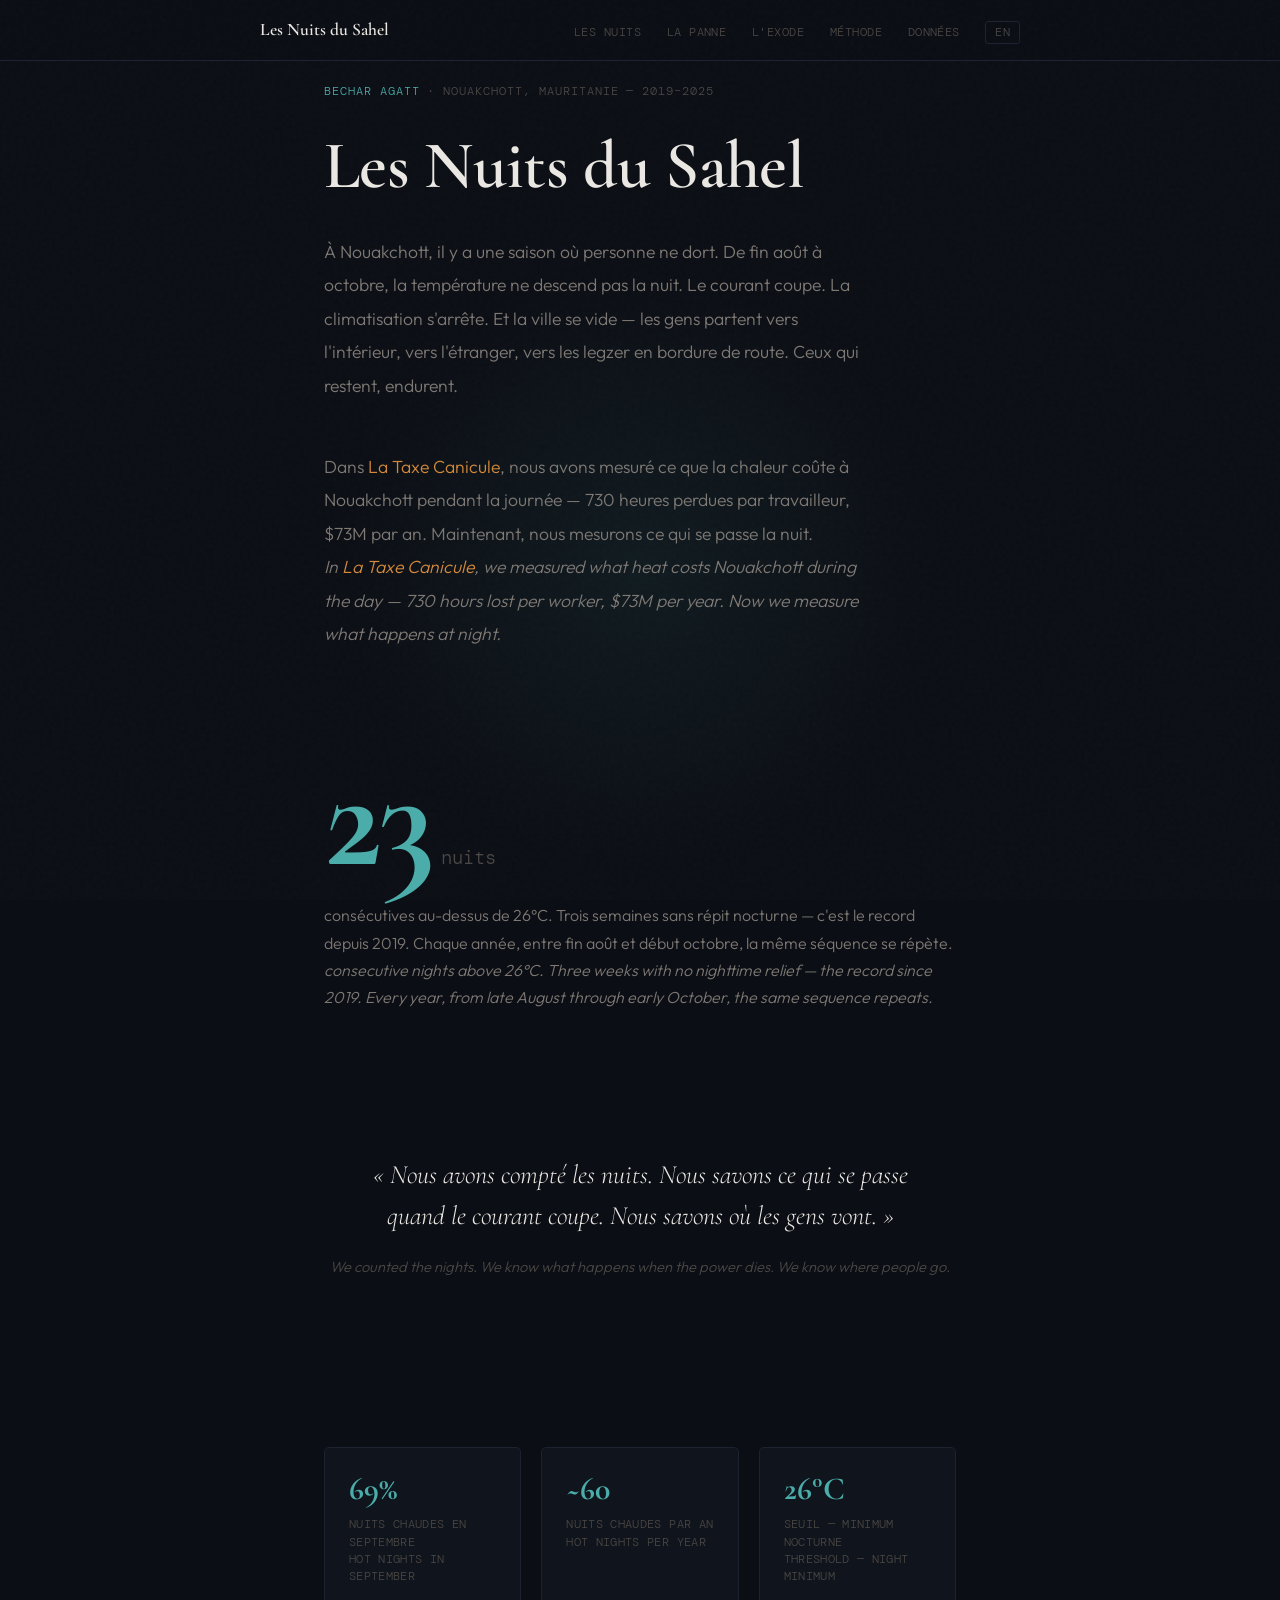
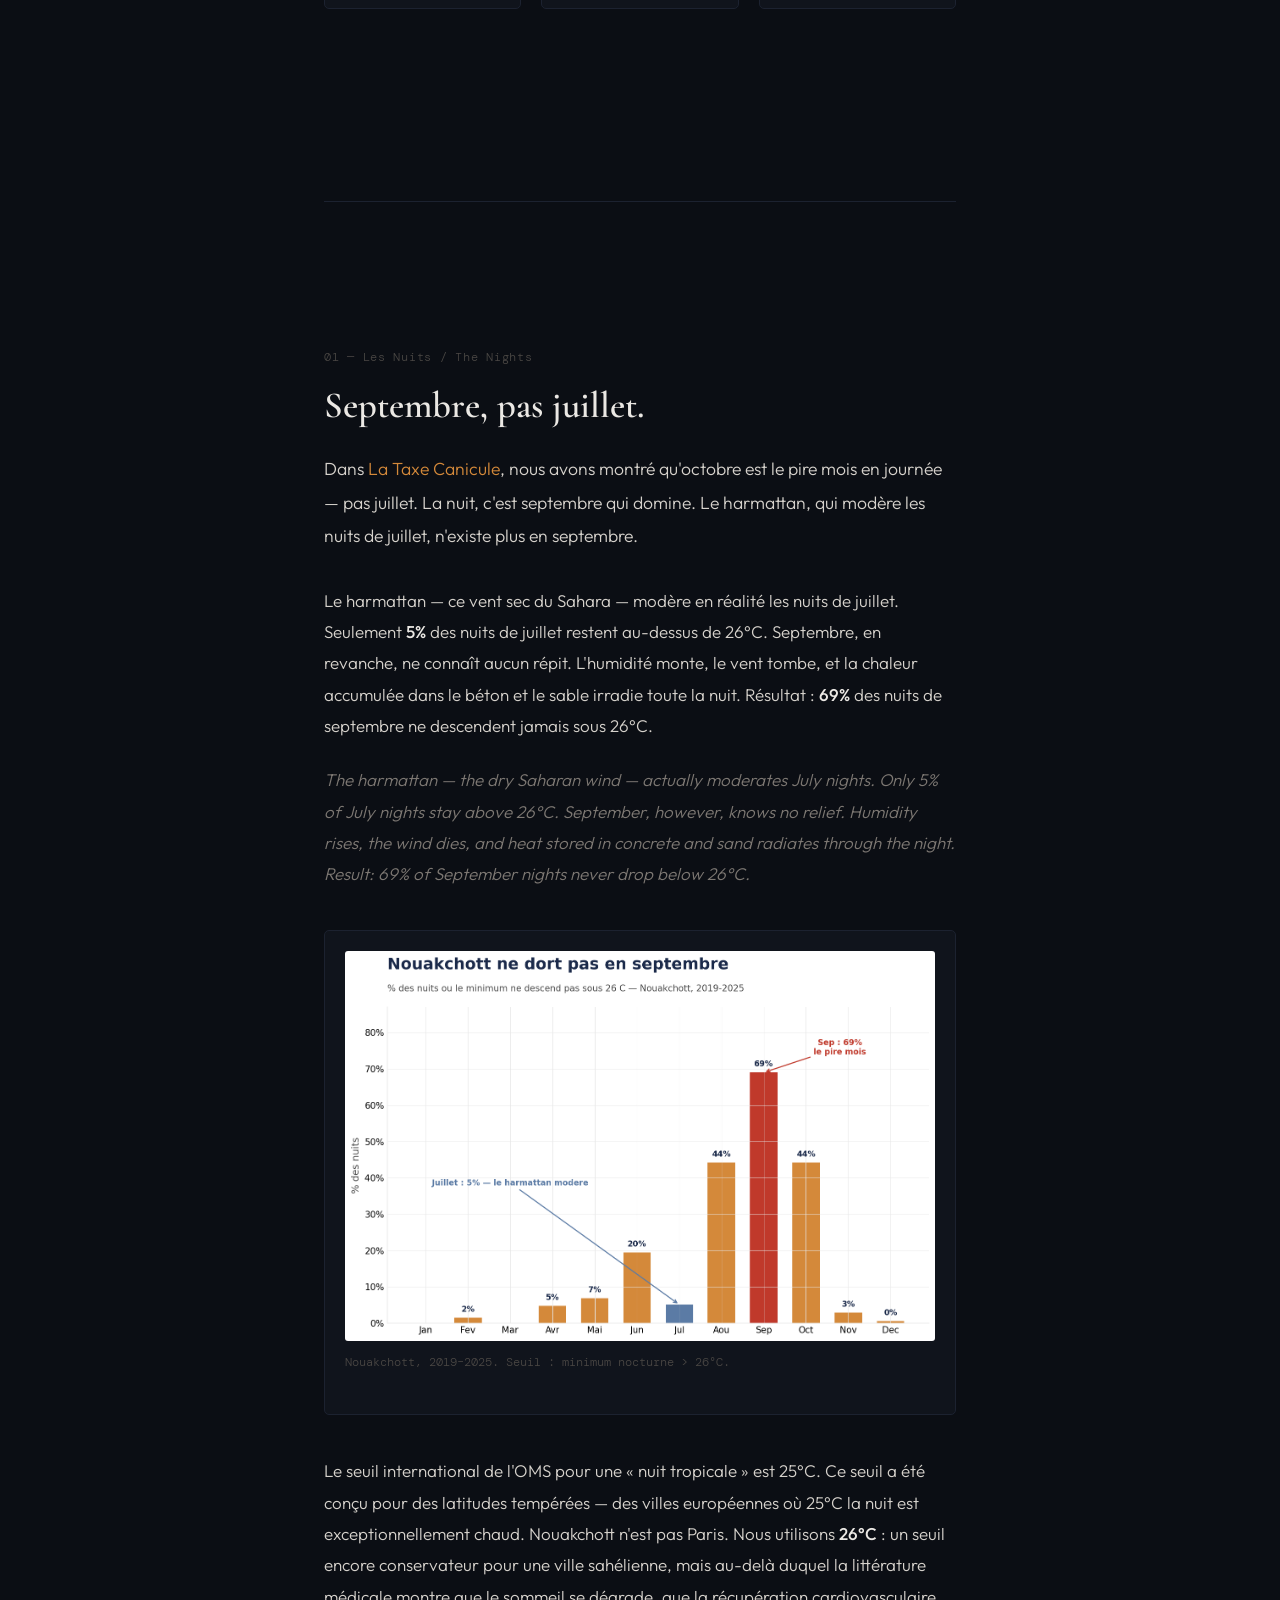
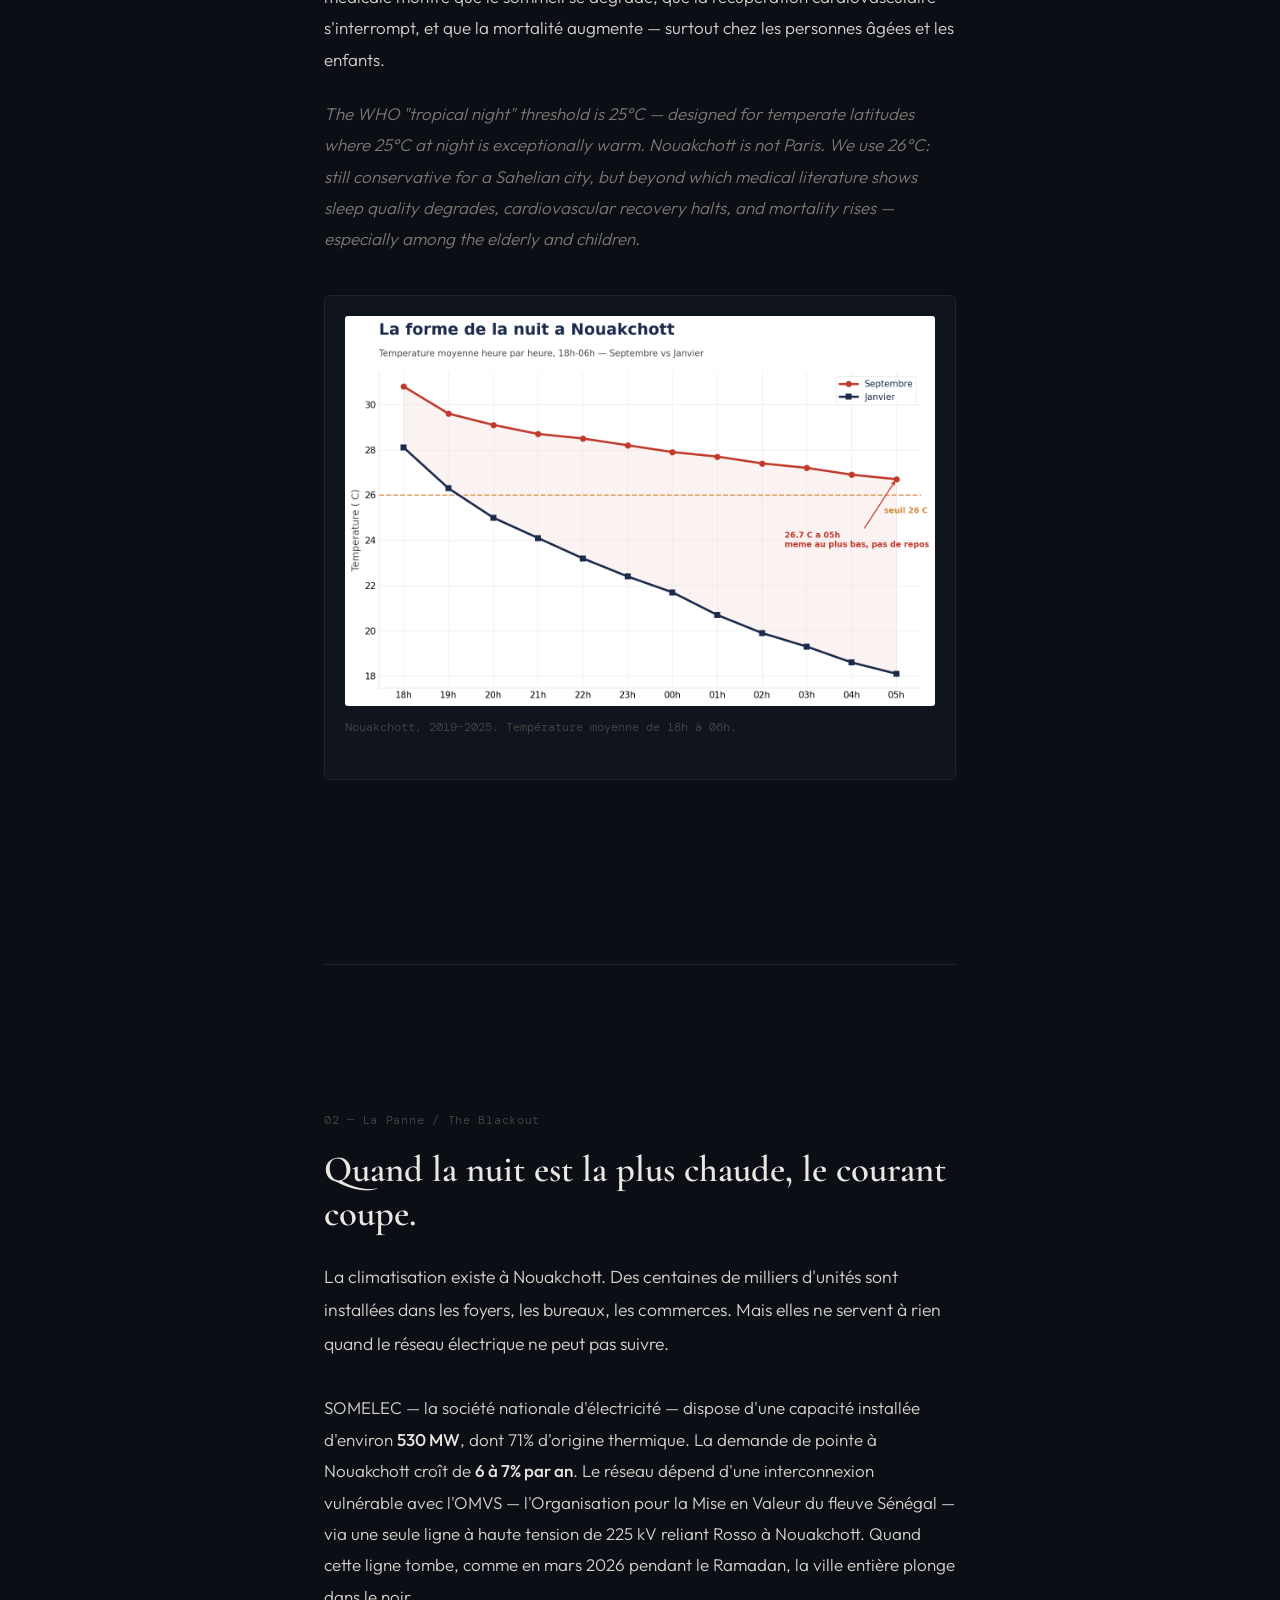
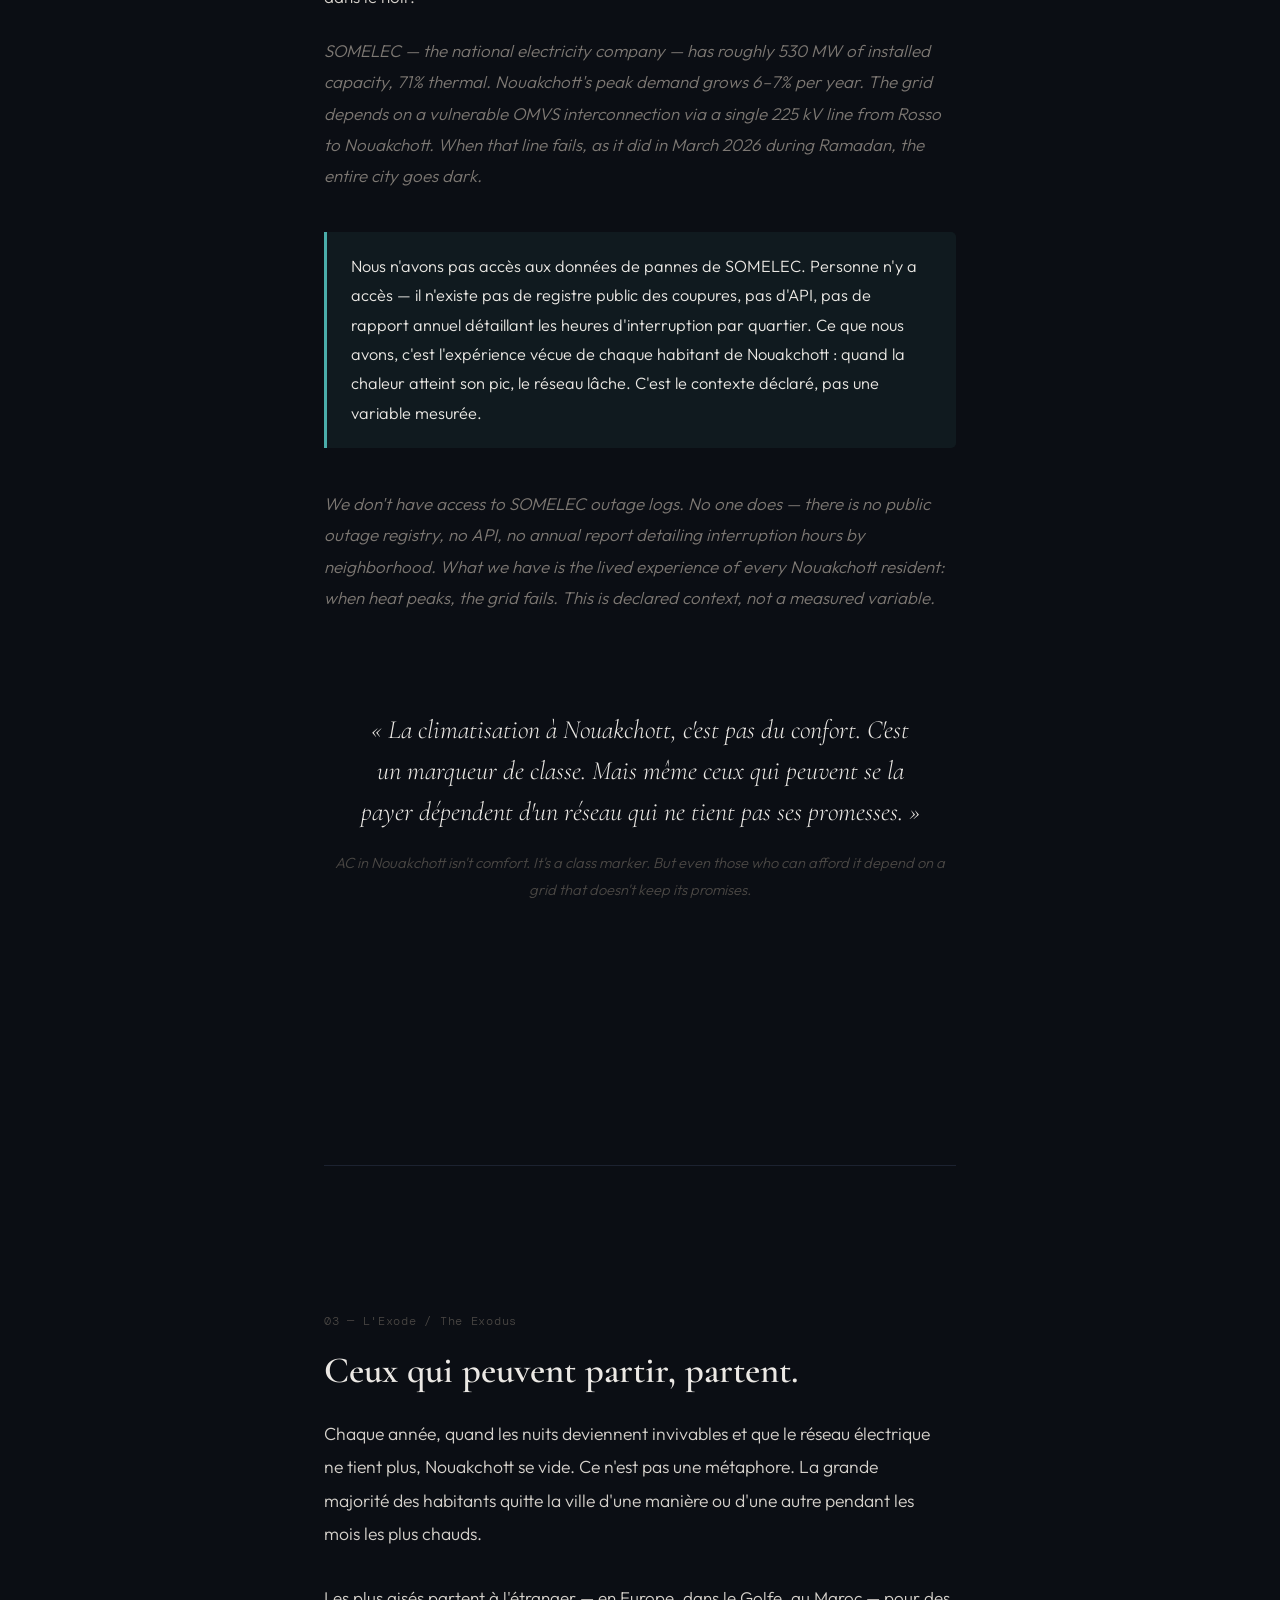
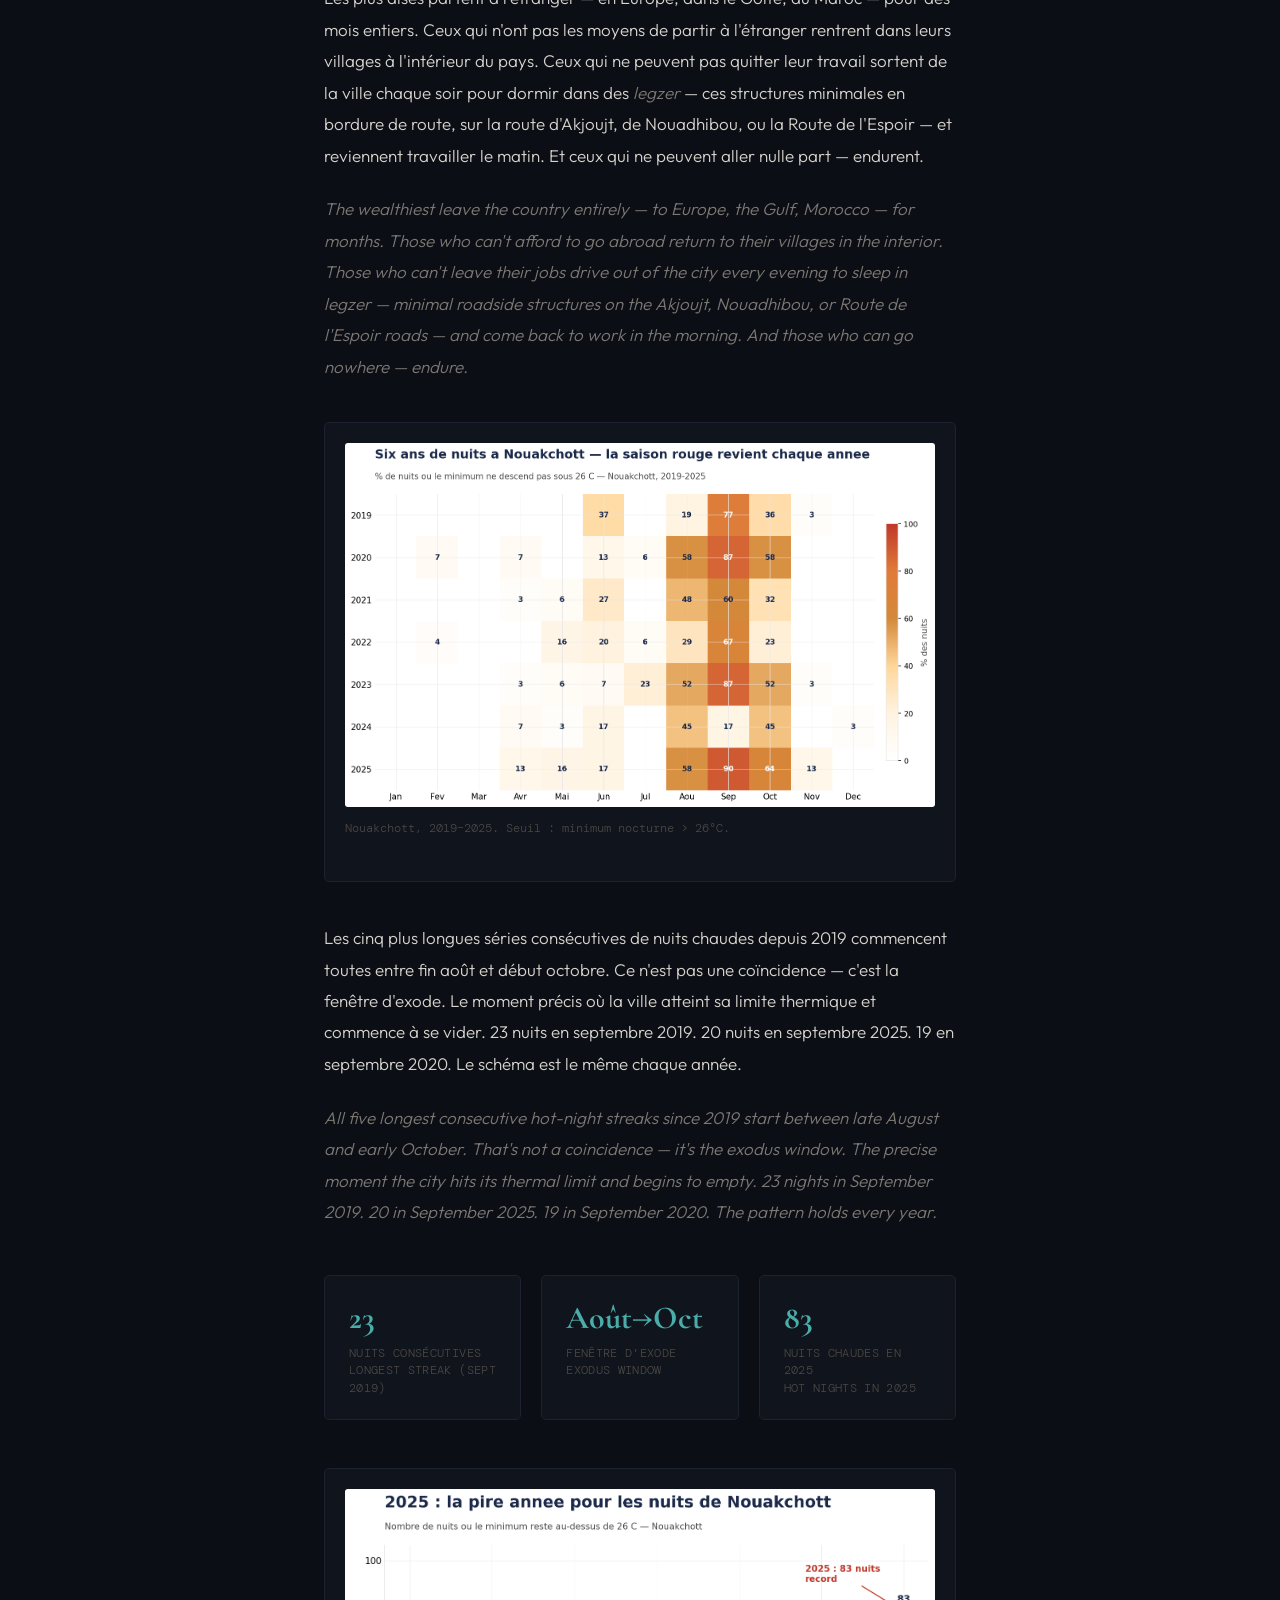
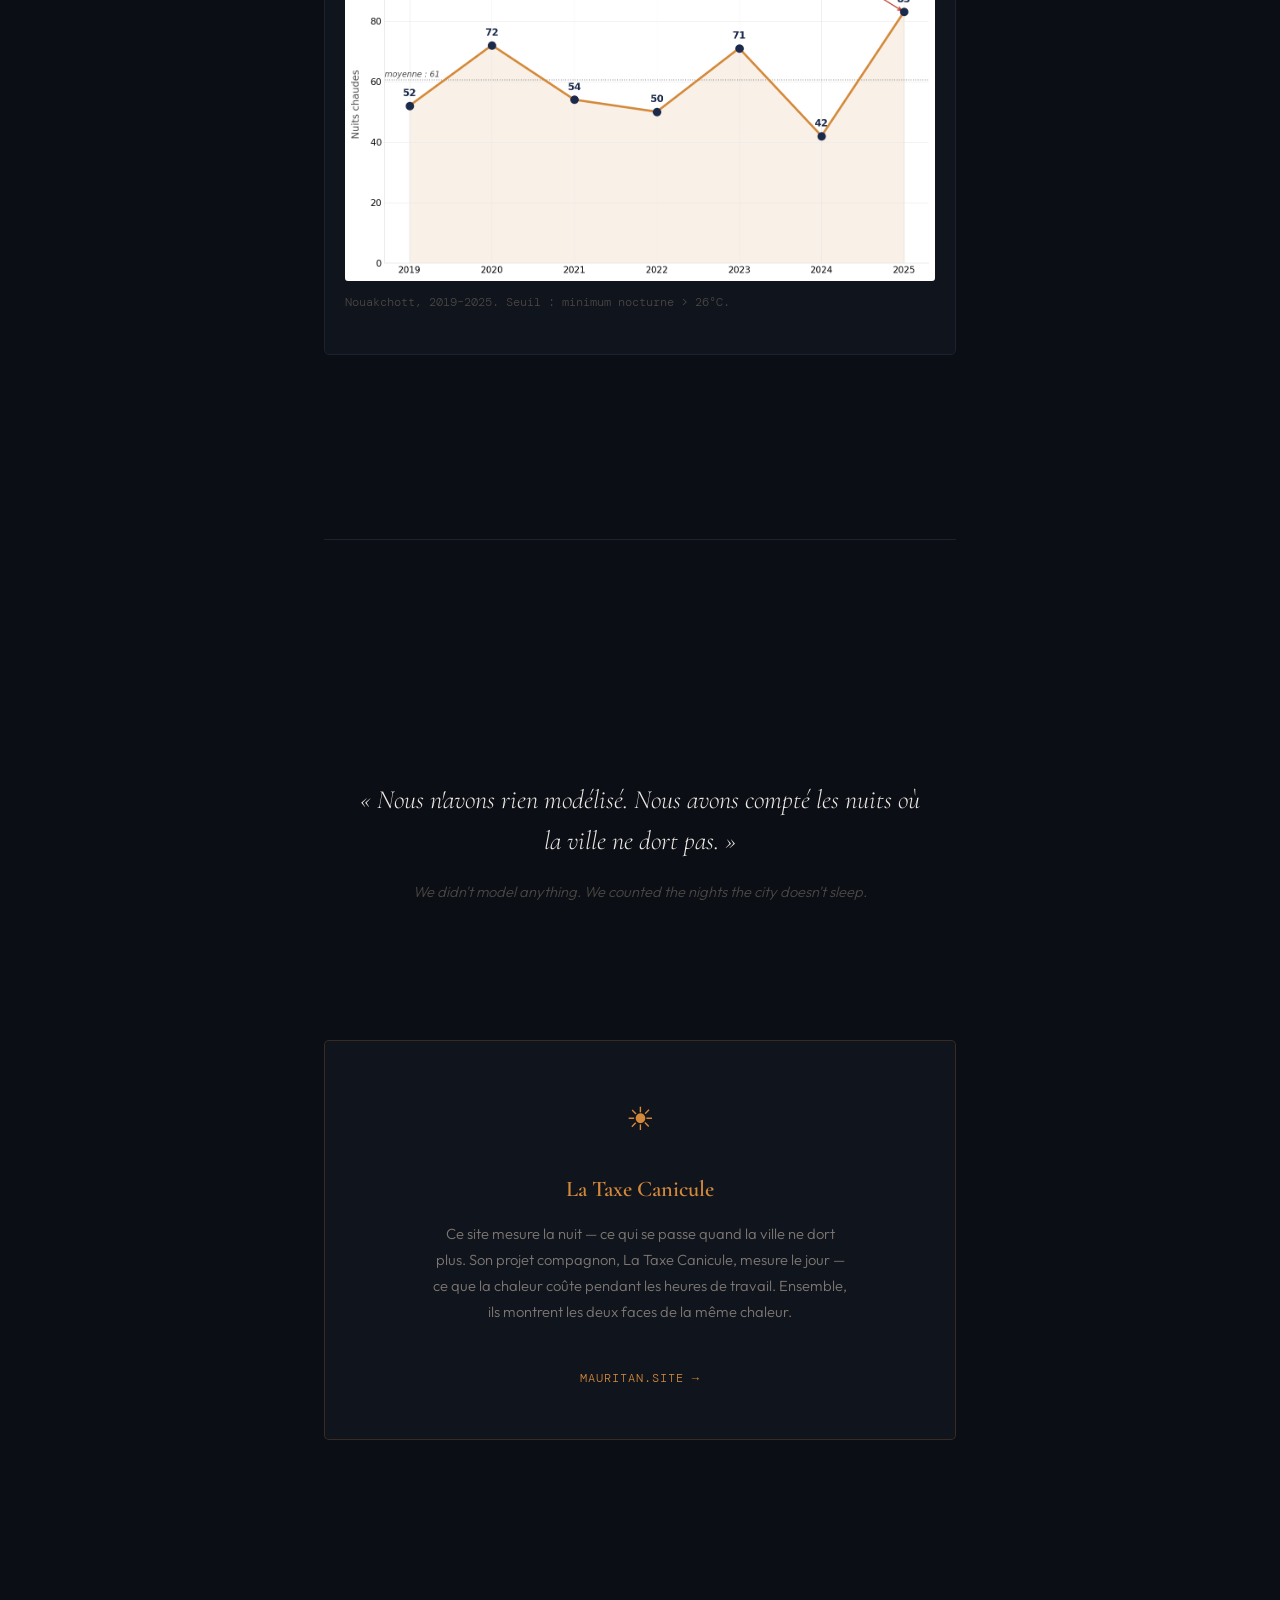
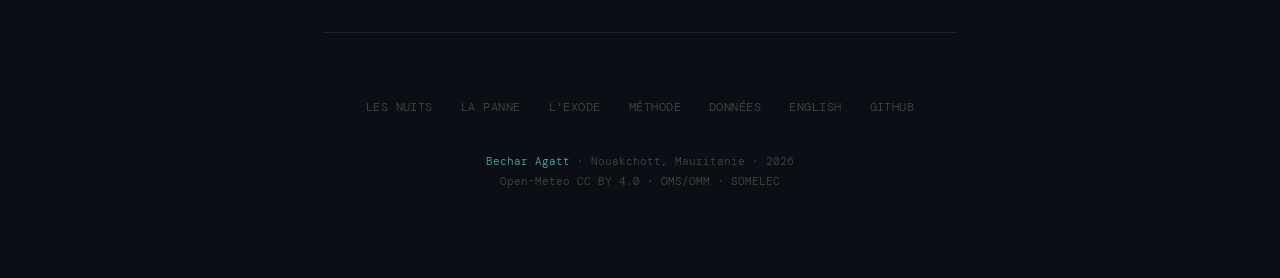
<file: site/index.html>
<!DOCTYPE html>
<html lang="fr">
<head>
    <meta charset="UTF-8">
    <meta name="viewport" content="width=device-width, initial-scale=1.0">
    <title>Les Nuits du Sahel — Nouakchott</title>
    <meta name="description" content="Quand la nuit ne rafraîchit plus, la ville se vide. Analyse des nuits chaudes à Nouakchott, 2019–2025.">
    <link rel="stylesheet" href="assets/css/style.css">
</head>
<body>

<!-- Navigation -->
<nav class="nav">
    <div class="nav-inner">
        <a href="index.html" class="nav-brand">Les Nuits du Sahel</a>
        <ul class="nav-links">
            <li><a href="nuits.html">Les Nuits</a></li>
            <li><a href="panne.html">La Panne</a></li>
            <li><a href="exode.html">L'Exode</a></li>
            <li><a href="methodology.html">Méthode</a></li>
            <li><a href="data.html">Données</a></li>
            <li><a href="en/index.html" class="nav-lang">EN</a></li>
        </ul>
        <button class="nav-toggle" aria-label="Menu">
            <span></span><span></span><span></span>
        </button>
    </div>
</nav>

<main class="wrap">

    <!-- ═══ Hero ═══════════════════════════════════════════ -->
    <section class="hero section">
        <p class="hero-eyebrow fade-up"><a href="https://github.com/agattbechar">Bechar Agatt</a> · Nouakchott, Mauritanie — 2019–2025</p>

        <h1 class="fade-up d1">Les Nuits du Sahel</h1>

        <p class="hero-sub fade-up d2">
            À Nouakchott, il y a une saison où personne ne dort. De fin
            août à octobre, la température ne descend pas la nuit. Le
            courant coupe. La climatisation s'arrête. Et la ville se vide
            — les gens partent vers l'intérieur, vers l'étranger, vers les
            legzer en bordure de route. Ceux qui restent, endurent.
        </p>

        <p class="hero-sub fade-up d2" style="animation-delay: 0.25s;">
            Dans <a href="https://mauritan.site" target="_blank" class="amber">La Taxe Canicule</a>,
            nous avons mesuré ce que la chaleur coûte à Nouakchott pendant
            la journée — 730 heures perdues par travailleur, $73M par an.
            Maintenant, nous mesurons ce qui se passe la nuit.<br>
            <em>In <a href="https://mauritan.site" target="_blank" class="amber">La Taxe Canicule</a>,
            we measured what heat costs Nouakchott during the day — 730 hours
            lost per worker, $73M per year. Now we measure what happens at
            night.</em>
        </p>

        <div class="hero-stat fade-up d3">
            <span class="num">23</span>
            <span class="suffix">nuits</span>
            <span class="caption">
                consécutives au-dessus de 26°C. Trois semaines
                sans répit nocturne — c'est le record depuis 2019.
                Chaque année, entre fin août et début octobre, la même
                séquence se répète.<br>
                <em>consecutive nights above 26°C. Three weeks with no
                nighttime relief — the record since 2019. Every year,
                from late August through early October, the same
                sequence repeats.</em>
            </span>
        </div>

        <div class="pullquote fade-up d4">
            <blockquote>
                « Nous avons compté les nuits. Nous savons ce qui se passe
                quand le courant coupe. Nous savons où les gens vont. »
            </blockquote>
            <p class="translation">
                We counted the nights. We know what happens when the power
                dies. We know where people go.
            </p>
        </div>

        <div class="stat-row fade-up d5">
            <div class="stat-card">
                <div class="val">69%</div>
                <div class="desc">nuits chaudes en septembre<br>hot nights in September</div>
            </div>
            <div class="stat-card">
                <div class="val">~60</div>
                <div class="desc">nuits chaudes par an<br>hot nights per year</div>
            </div>
            <div class="stat-card">
                <div class="val">26°C</div>
                <div class="desc">seuil — minimum nocturne<br>threshold — night minimum</div>
            </div>
        </div>
    </section>

    <!-- ═══ 01 — Les Nuits ═════════════════════════════════ -->
    <section class="section fade-up">
        <p class="section-num">01 — Les Nuits / The Nights</p>
        <h2>Septembre, pas juillet.</h2>

        <p class="section-lead">
            Dans <a href="https://mauritan.site" target="_blank" class="amber">La Taxe Canicule</a>,
            nous avons montré qu'octobre est le pire mois en journée — pas
            juillet. La nuit, c'est septembre qui domine. Le harmattan, qui
            modère les nuits de juillet, n'existe plus en septembre.
        </p>

        <p>
            Le harmattan — ce vent sec du Sahara — modère en réalité les nuits
            de juillet. Seulement <strong>5%</strong> des nuits de juillet
            restent au-dessus de 26°C. Septembre, en revanche, ne connaît
            aucun répit. L'humidité monte, le vent tombe, et la chaleur
            accumulée dans le béton et le sable irradie toute la nuit.
            Résultat : <strong>69%</strong> des nuits de septembre ne
            descendent jamais sous 26°C.
        </p>

        <p class="dim">
            The harmattan — the dry Saharan wind — actually moderates
            July nights. Only 5% of July nights stay above 26°C.
            September, however, knows no relief. Humidity rises, the wind
            dies, and heat stored in concrete and sand radiates through the
            night. Result: 69% of September nights never drop below 26°C.
        </p>

        <div class="chart-wrap">
            <img src="assets/charts/monthly_tropical.png"
                 alt="Pourcentage de nuits chaudes par mois — Nouakchott 2019–2025"
                 loading="lazy">
            <p class="chart-caption">
                Nouakchott, 2019–2025. Seuil : minimum nocturne > 26°C.
            </p>
        </div>

        <p>
            Le seuil international de l'OMS pour une « nuit tropicale » est
            25°C. Ce seuil a été conçu pour des latitudes tempérées — des villes
            européennes où 25°C la nuit est exceptionnellement chaud.
            Nouakchott n'est pas Paris. Nous utilisons <strong>26°C</strong> :
            un seuil encore conservateur pour une ville sahélienne, mais
            au-delà duquel la littérature médicale montre que le sommeil se
            dégrade, que la récupération cardiovasculaire s'interrompt, et
            que la mortalité augmente — surtout chez les personnes âgées et
            les enfants.
        </p>

        <p class="dim">
            The WHO "tropical night" threshold is 25°C — designed for
            temperate latitudes where 25°C at night is exceptionally warm.
            Nouakchott is not Paris. We use 26°C: still conservative for a
            Sahelian city, but beyond which medical literature shows sleep
            quality degrades, cardiovascular recovery halts, and mortality
            rises — especially among the elderly and children.
        </p>

        <div class="chart-wrap">
            <img src="assets/charts/night_profile.png"
                 alt="Profil thermique nocturne — pire mois vs meilleur mois"
                 loading="lazy">
            <p class="chart-caption">
                Nouakchott, 2019–2025. Température moyenne de 18h à 06h.
            </p>
        </div>
    </section>

    <!-- ═══ 02 — La Panne ══════════════════════════════════ -->
    <section class="section fade-up">
        <p class="section-num">02 — La Panne / The Blackout</p>
        <h2>Quand la nuit est la plus chaude, le courant coupe.</h2>

        <p class="section-lead">
            La climatisation existe à Nouakchott. Des centaines de milliers
            d'unités sont installées dans les foyers, les bureaux, les
            commerces. Mais elles ne servent à rien quand le réseau
            électrique ne peut pas suivre.
        </p>

        <p>
            SOMELEC — la société nationale d'électricité — dispose d'une
            capacité installée d'environ <strong>530 MW</strong>, dont 71%
            d'origine thermique. La demande de pointe à Nouakchott croît de
            <strong>6 à 7% par an</strong>. Le réseau dépend d'une
            interconnexion vulnérable avec l'OMVS — l'Organisation pour la
            Mise en Valeur du fleuve Sénégal — via une seule ligne à haute
            tension de 225 kV reliant Rosso à Nouakchott. Quand cette ligne
            tombe, comme en mars 2026 pendant le Ramadan, la ville entière
            plonge dans le noir.
        </p>

        <p class="dim">
            SOMELEC — the national electricity company — has roughly 530 MW
            of installed capacity, 71% thermal. Nouakchott's peak demand
            grows 6–7% per year. The grid depends on a vulnerable OMVS
            interconnection via a single 225 kV line from Rosso to
            Nouakchott. When that line fails, as it did in March 2026
            during Ramadan, the entire city goes dark.
        </p>

        <div class="callout">
            <p>
                Nous n'avons pas accès aux données de pannes de SOMELEC.
                Personne n'y a accès — il n'existe pas de registre public
                des coupures, pas d'API, pas de rapport annuel détaillant
                les heures d'interruption par quartier. Ce que nous avons,
                c'est l'expérience vécue de chaque habitant de Nouakchott :
                quand la chaleur atteint son pic, le réseau lâche.
                C'est le contexte déclaré, pas une variable mesurée.
            </p>
        </div>

        <p class="dim">
            We don't have access to SOMELEC outage logs. No one does — there
            is no public outage registry, no API, no annual report detailing
            interruption hours by neighborhood. What we have is the lived
            experience of every Nouakchott resident: when heat peaks, the
            grid fails. This is declared context, not a measured variable.
        </p>

        <div class="pullquote">
            <blockquote>
                « La climatisation à Nouakchott, c'est pas du confort. C'est
                un marqueur de classe. Mais même ceux qui peuvent se la
                payer dépendent d'un réseau qui ne tient pas ses promesses. »
            </blockquote>
            <p class="translation">
                AC in Nouakchott isn't comfort. It's a class marker. But even
                those who can afford it depend on a grid that doesn't keep
                its promises.
            </p>
        </div>
    </section>

    <!-- ═══ 03 — L'Exode ═══════════════════════════════════ -->
    <section class="section fade-up">
        <p class="section-num">03 — L'Exode / The Exodus</p>
        <h2>Ceux qui peuvent partir, partent.</h2>

        <p class="section-lead">
            Chaque année, quand les nuits deviennent invivables et que le
            réseau électrique ne tient plus, Nouakchott se vide. Ce n'est
            pas une métaphore. La grande majorité des habitants quitte la
            ville d'une manière ou d'une autre pendant les mois les plus
            chauds.
        </p>

        <p>
            Les plus aisés partent à l'étranger — en Europe, dans le Golfe,
            au Maroc — pour des mois entiers. Ceux qui n'ont pas les moyens
            de partir à l'étranger rentrent dans leurs villages à
            l'intérieur du pays. Ceux qui ne peuvent pas quitter leur
            travail sortent de la ville chaque soir pour dormir dans des
            <em>legzer</em> — ces structures minimales en bordure de route,
            sur la route d'Akjoujt, de Nouadhibou, ou la Route de
            l'Espoir — et reviennent travailler le matin. Et ceux qui ne
            peuvent aller nulle part — endurent.
        </p>

        <p class="dim">
            The wealthiest leave the country entirely — to Europe, the Gulf,
            Morocco — for months. Those who can't afford to go abroad return
            to their villages in the interior. Those who can't leave their
            jobs drive out of the city every evening to sleep in
            <em>legzer</em> — minimal roadside structures on the Akjoujt,
            Nouadhibou, or Route de l'Espoir roads — and come back to work
            in the morning. And those who can go nowhere — endure.
        </p>

        <div class="chart-wrap">
            <img src="assets/charts/calendar_heatmap.png"
                 alt="Calendrier des nuits chaudes 2019–2025"
                 loading="lazy">
            <p class="chart-caption">
                Nouakchott, 2019–2025. Seuil : minimum nocturne > 26°C.
            </p>
        </div>

        <p>
            Les cinq plus longues séries consécutives de nuits chaudes depuis
            2019 commencent toutes entre fin août et début octobre. Ce n'est
            pas une coïncidence — c'est la fenêtre d'exode. Le moment précis
            où la ville atteint sa limite thermique et commence à se vider.
            23 nuits en septembre 2019. 20 nuits en septembre 2025.
            19 en septembre 2020. Le schéma est le même chaque année.
        </p>

        <p class="dim">
            All five longest consecutive hot-night streaks since 2019 start
            between late August and early October. That's not a coincidence
            — it's the exodus window. The precise moment the city hits its
            thermal limit and begins to empty. 23 nights in September 2019.
            20 in September 2025. 19 in September 2020. The pattern holds
            every year.
        </p>

        <div class="stat-row">
            <div class="stat-card">
                <div class="val">23</div>
                <div class="desc">nuits consécutives<br>longest streak (sept 2019)</div>
            </div>
            <div class="stat-card">
                <div class="val">Août→Oct</div>
                <div class="desc">fenêtre d'exode<br>exodus window</div>
            </div>
            <div class="stat-card">
                <div class="val">83</div>
                <div class="desc">nuits chaudes en 2025<br>hot nights in 2025</div>
            </div>
        </div>

        <div class="chart-wrap">
            <img src="assets/charts/yearly_trend.png"
                 alt="Évolution annuelle des nuits chaudes 2019–2025"
                 loading="lazy">
            <p class="chart-caption">
                Nouakchott, 2019–2025. Seuil : minimum nocturne > 26°C.
            </p>
        </div>
    </section>

    <!-- ═══ Closing ════════════════════════════════════════ -->
    <section class="section">
        <div class="pullquote fade-up">
            <blockquote>
                « Nous n'avons rien modélisé. Nous avons compté les nuits
                où la ville ne dort pas. »
            </blockquote>
            <p class="translation">
                We didn't model anything. We counted the nights
                the city doesn't sleep.
            </p>
        </div>

        <a href="https://mauritan.site" class="companion amber fade-up" target="_blank" rel="noopener">
            <span class="companion-icon">☀</span>
            <p class="companion-title">La Taxe Canicule</p>
            <p class="companion-desc">
                Ce site mesure la nuit — ce qui se passe quand la ville ne
                dort plus. Son projet compagnon, La Taxe Canicule, mesure
                le jour — ce que la chaleur coûte pendant les heures de
                travail. Ensemble, ils montrent les deux faces de la même
                chaleur.
            </p>
            <span class="companion-link">mauritan.site →</span>
        </a>
    </section>

    <!-- ═══ Footer ═════════════════════════════════════════ -->
    <footer class="footer">
        <div class="footer-links">
            <a href="nuits.html">Les Nuits</a>
            <a href="panne.html">La Panne</a>
            <a href="exode.html">L'Exode</a>
            <a href="methodology.html">Méthode</a>
            <a href="data.html">Données</a>
            <a href="en/index.html">English</a>
            <a href="https://github.com/agattbechar" target="_blank" rel="noopener">GitHub</a>
        </div>
        <p class="footer-credit">
            <a href="https://github.com/agattbechar">Bechar Agatt</a>
            · Nouakchott, Mauritanie · 2026<br>
            Open-Meteo CC BY 4.0 · OMS/OMM · SOMELEC
        </p>
    </footer>
</main>

<script>
// Hamburger toggle
document.querySelector('.nav-toggle')?.addEventListener('click', function() {
    this.classList.toggle('active');
    document.querySelector('.nav-links').classList.toggle('open');
});

// Scroll-triggered fade
const obs = new IntersectionObserver((entries) => {
    entries.forEach(e => { if (e.isIntersecting) e.target.style.opacity = 1; });
}, { threshold: 0.08 });
document.querySelectorAll('.fade-up').forEach(el => obs.observe(el));
</script>

</body>
</html>
</file>
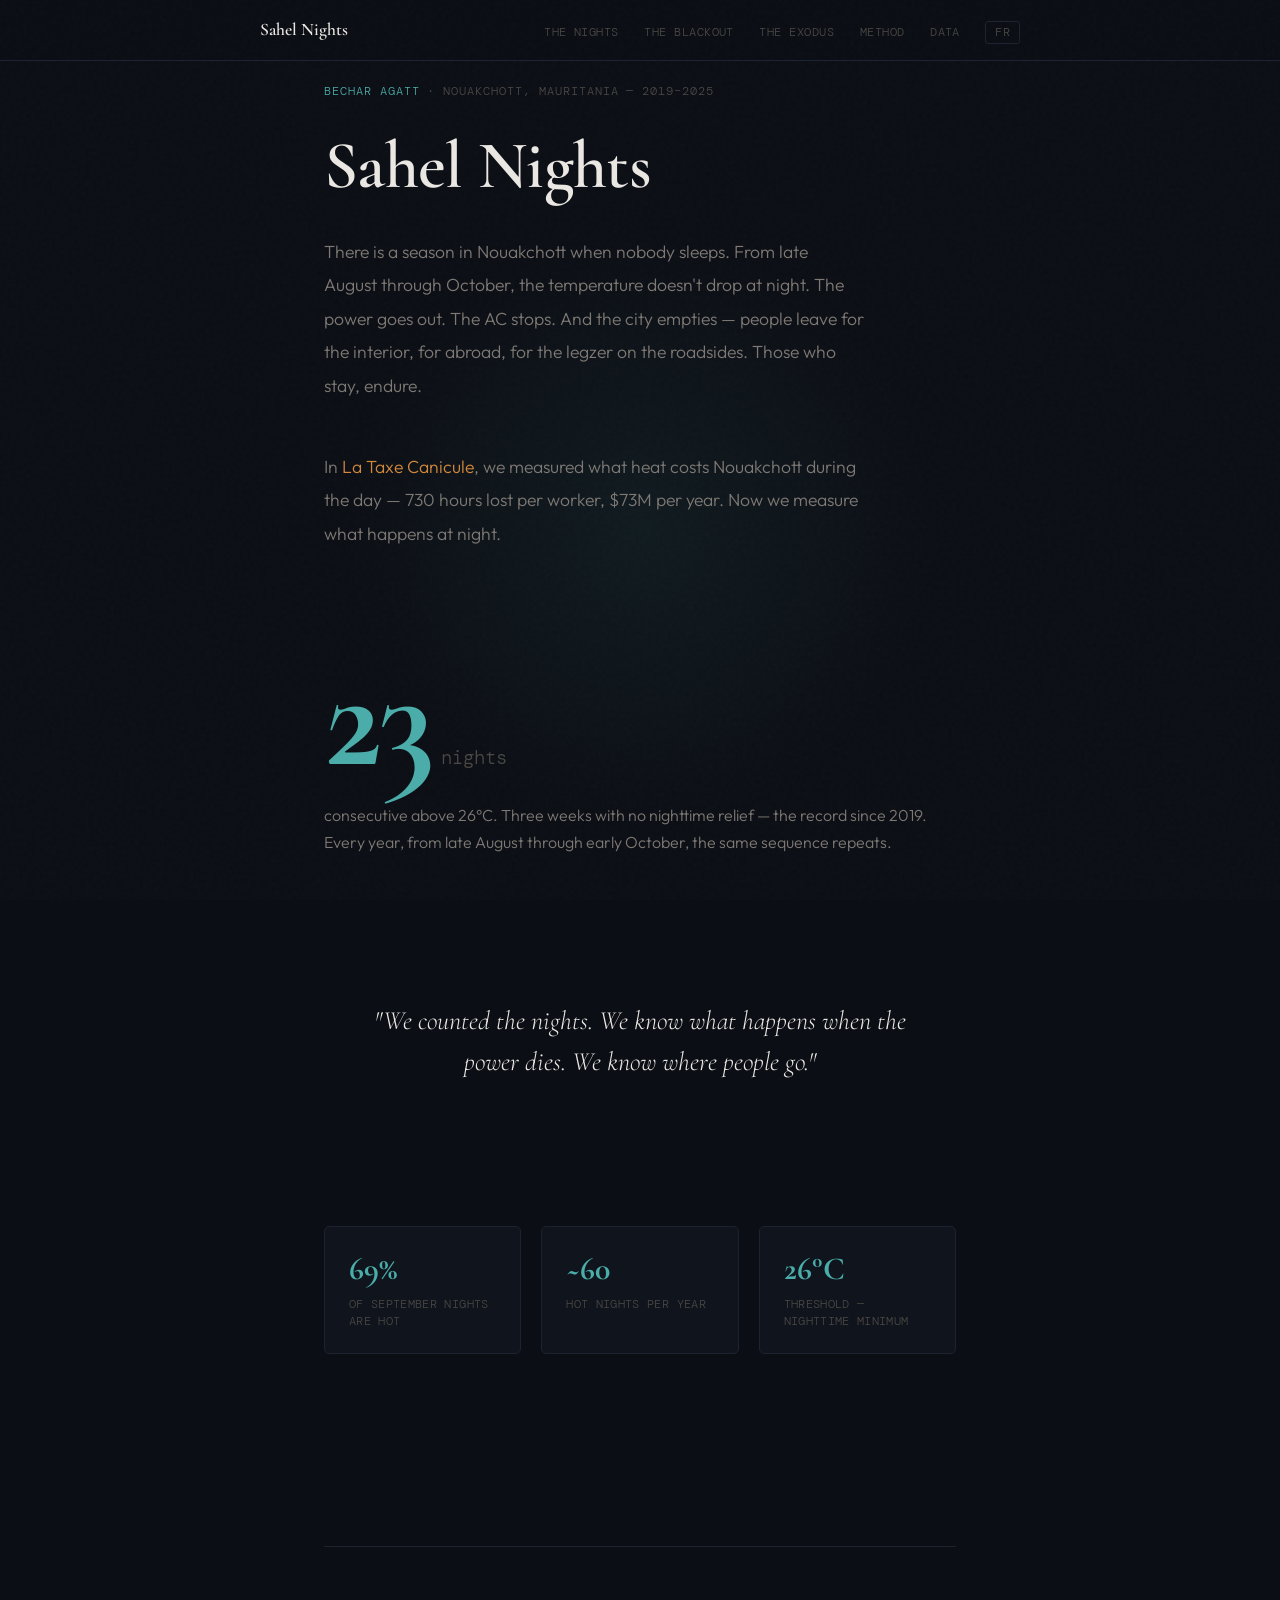
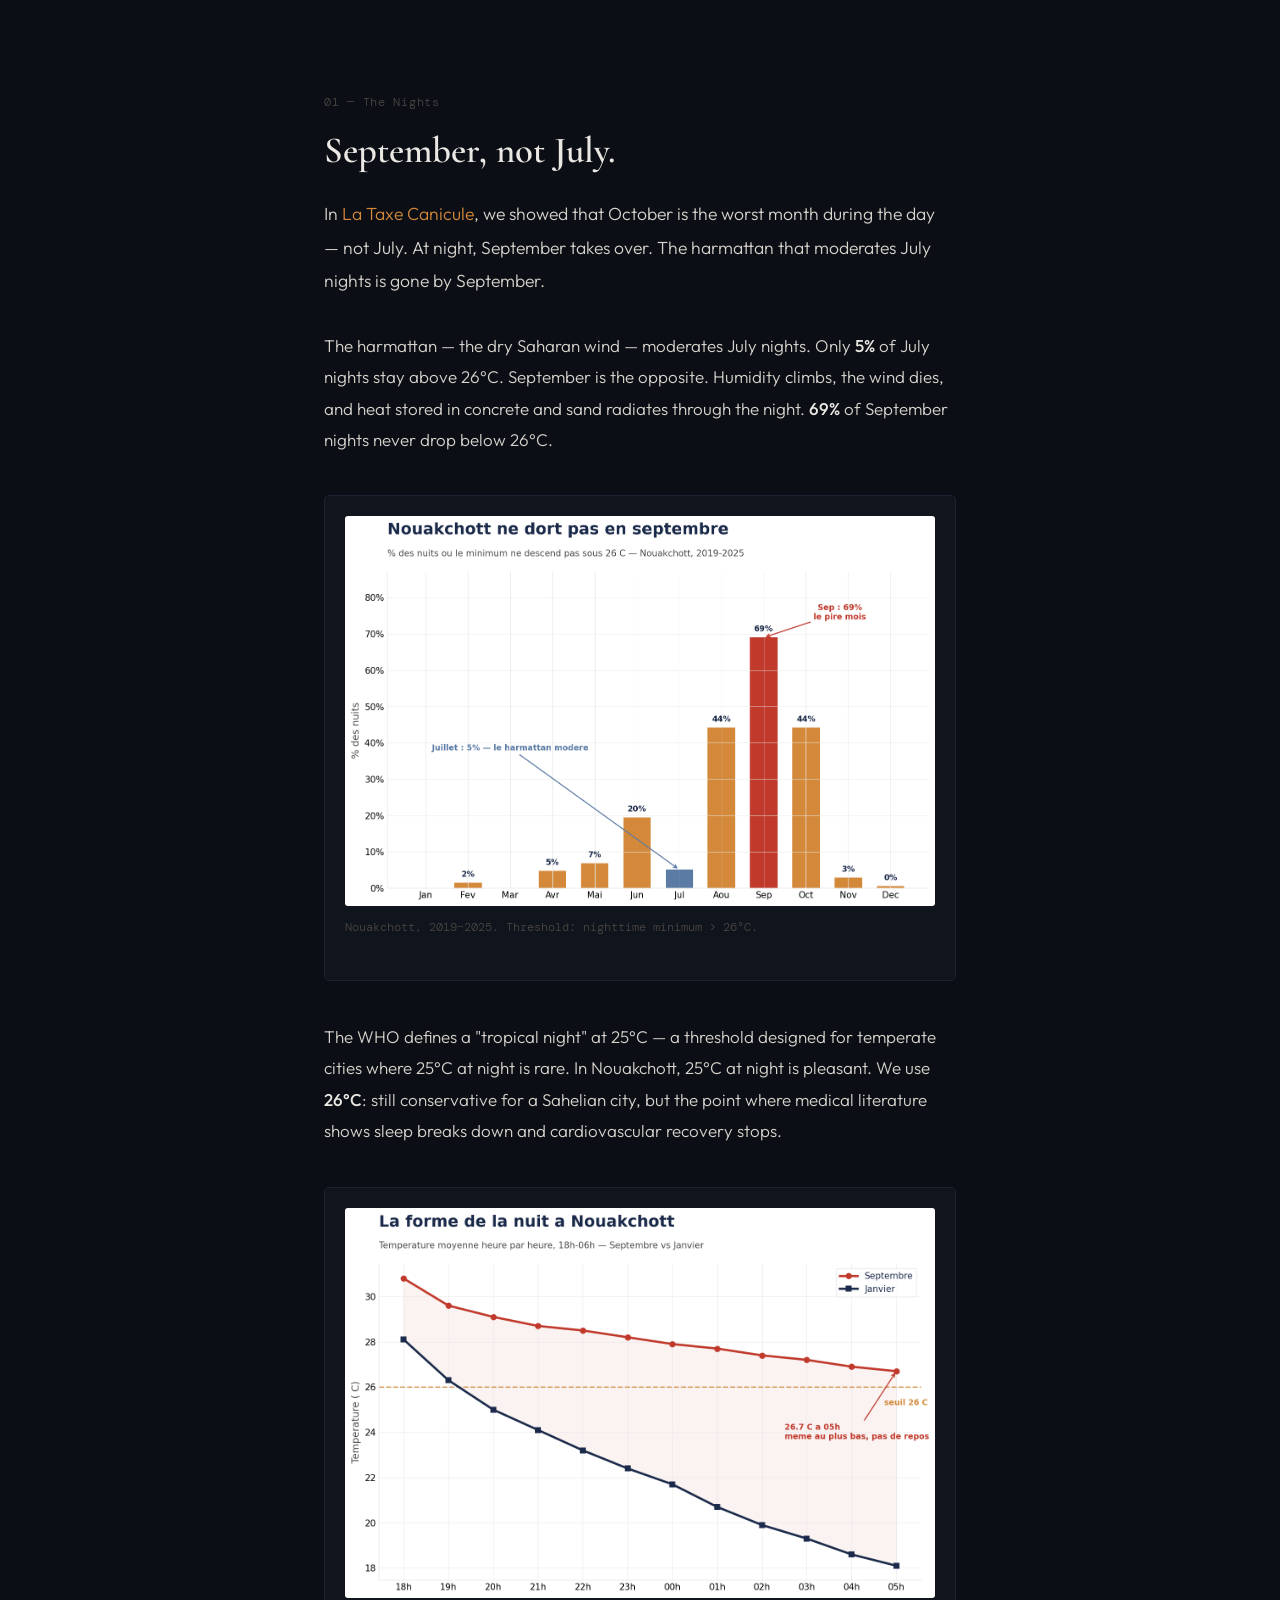
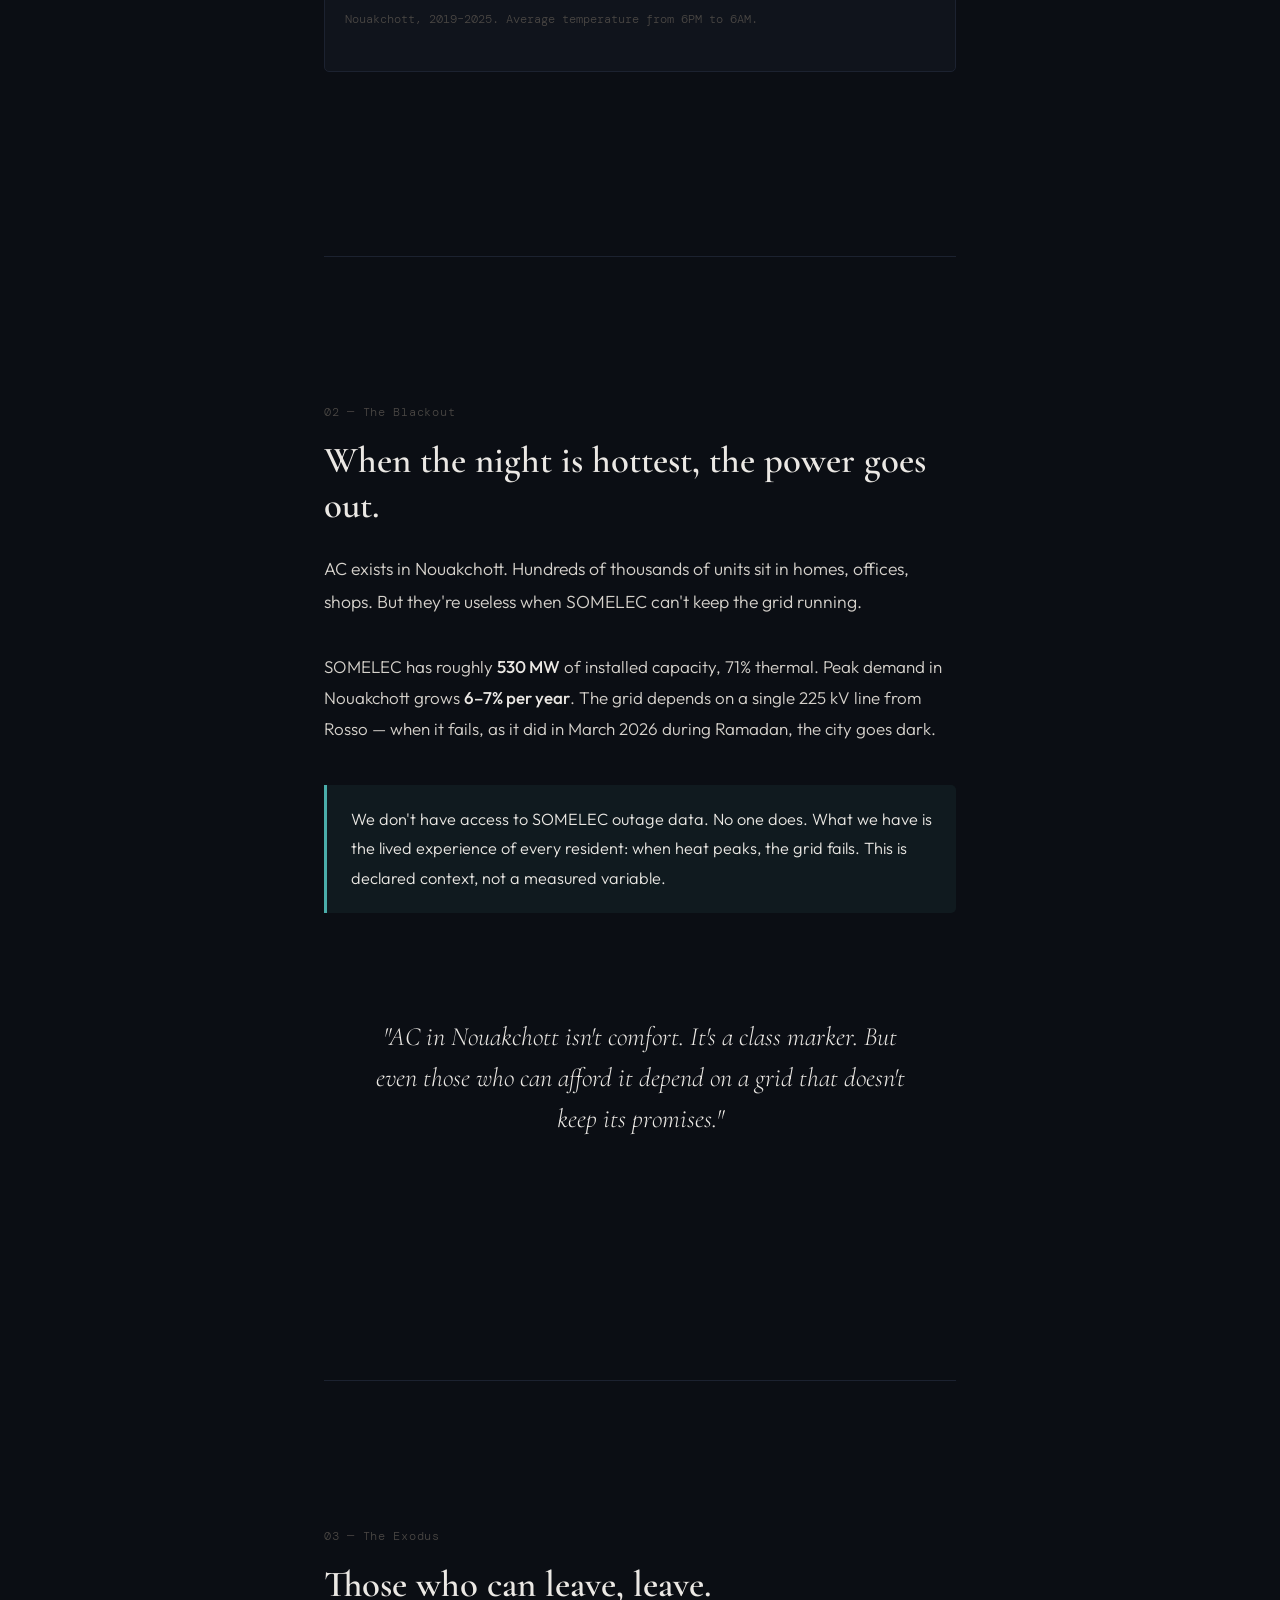
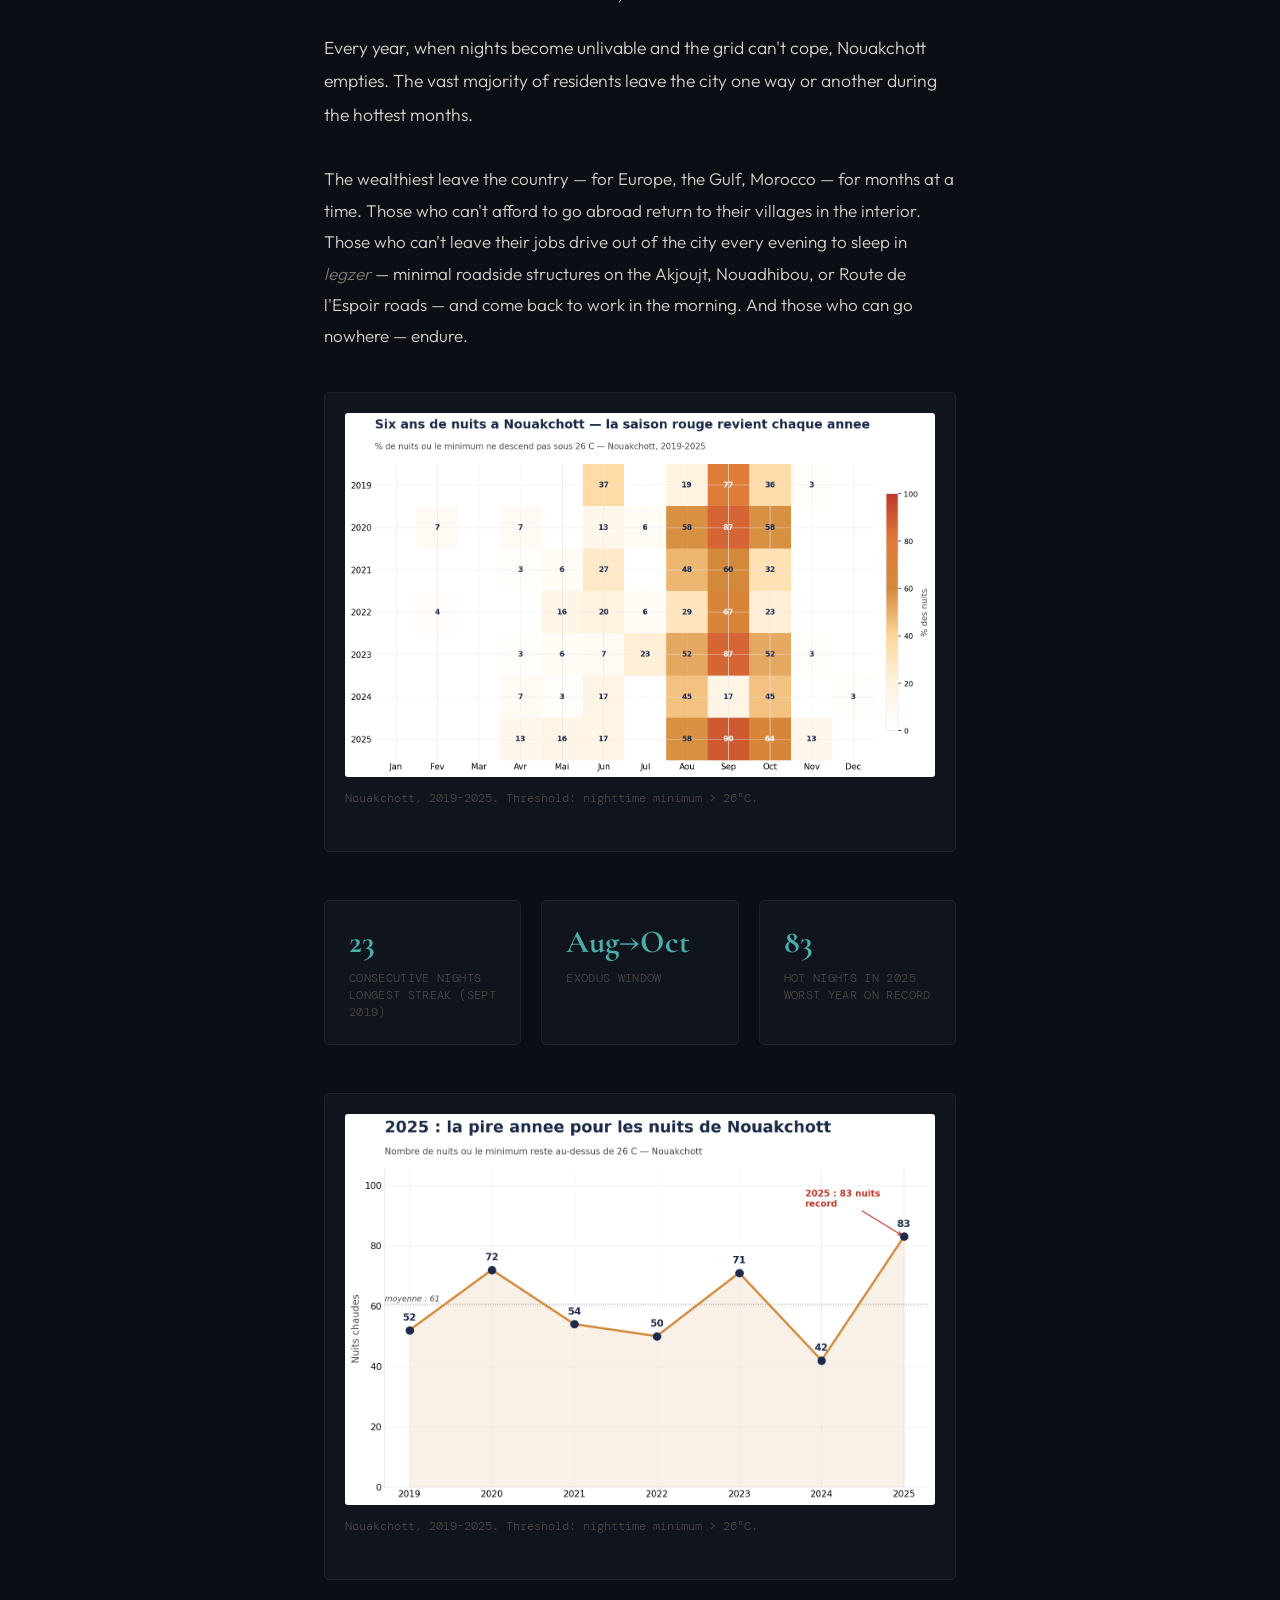
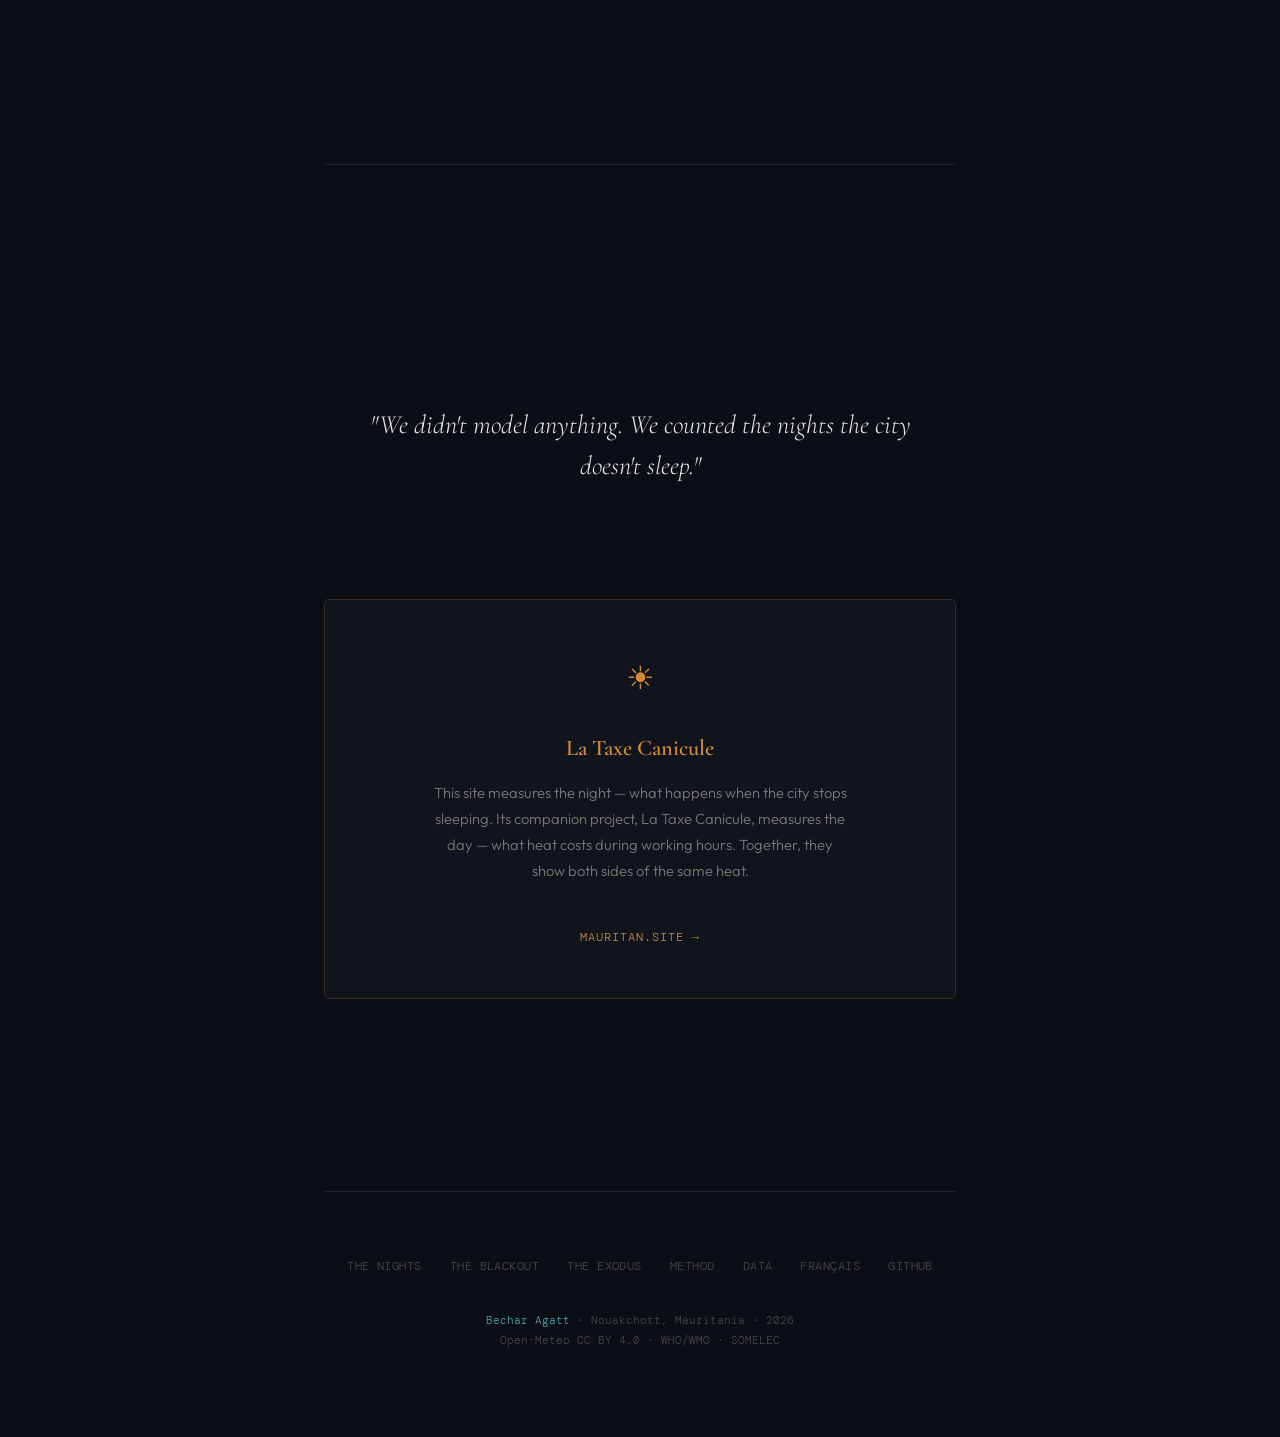
<file: site/en/index.html>
<!DOCTYPE html>
<html lang="en">
<head>
    <meta charset="UTF-8">
    <meta name="viewport" content="width=device-width, initial-scale=1.0">
    <title>Sahel Nights — Nouakchott</title>
    <meta name="description" content="When night brings no relief and the power dies, people leave. Measuring hot nights in Nouakchott, 2019–2025.">
    <link rel="stylesheet" href="../assets/css/style.css">
</head>
<body>

<nav class="nav">
    <div class="nav-inner">
        <a href="index.html" class="nav-brand">Sahel Nights</a>
        <ul class="nav-links">
            <li><a href="nights.html">The Nights</a></li>
            <li><a href="blackout.html">The Blackout</a></li>
            <li><a href="exodus.html">The Exodus</a></li>
            <li><a href="methodology.html">Method</a></li>
            <li><a href="data.html">Data</a></li>
            <li><a href="../index.html" class="nav-lang">FR</a></li>
        </ul>
        <button class="nav-toggle" aria-label="Menu">
            <span></span><span></span><span></span>
        </button>
    </div>
</nav>

<main class="wrap">

    <section class="hero section">
        <p class="hero-eyebrow fade-up"><a href="https://github.com/agattbechar">Bechar Agatt</a> · Nouakchott, Mauritania — 2019–2025</p>

        <h1 class="fade-up d1">Sahel Nights</h1>

        <p class="hero-sub fade-up d2">
            There is a season in Nouakchott when nobody sleeps. From late
            August through October, the temperature doesn't drop at night.
            The power goes out. The AC stops. And the city empties — people
            leave for the interior, for abroad, for the legzer on the
            roadsides. Those who stay, endure.
        </p>

        <p class="hero-sub fade-up d2" style="animation-delay: 0.25s;">
            In <a href="https://mauritan.site" target="_blank" class="amber">La Taxe Canicule</a>,
            we measured what heat costs Nouakchott during the day — 730 hours
            lost per worker, $73M per year. Now we measure what happens
            at night.
        </p>

        <div class="hero-stat fade-up d3">
            <span class="num">23</span>
            <span class="suffix">nights</span>
            <span class="caption">
                consecutive above 26°C. Three weeks with no nighttime relief
                — the record since 2019. Every year, from late August through
                early October, the same sequence repeats.
            </span>
        </div>

        <div class="pullquote fade-up d4">
            <blockquote>
                "We counted the nights. We know what happens when the power
                dies. We know where people go."
            </blockquote>
        </div>

        <div class="stat-row fade-up d5">
            <div class="stat-card">
                <div class="val">69%</div>
                <div class="desc">of September nights are hot</div>
            </div>
            <div class="stat-card">
                <div class="val">~60</div>
                <div class="desc">hot nights per year</div>
            </div>
            <div class="stat-card">
                <div class="val">26°C</div>
                <div class="desc">threshold — nighttime minimum</div>
            </div>
        </div>
    </section>

    <!-- 01 — The Nights -->
    <section class="section fade-up">
        <p class="section-num">01 — The Nights</p>
        <h2>September, not July.</h2>

        <p class="section-lead">
            In <a href="https://mauritan.site" target="_blank" class="amber">La Taxe Canicule</a>,
            we showed that October is the worst month during the day — not
            July. At night, September takes over. The harmattan that
            moderates July nights is gone by September.
        </p>

        <p>
            The harmattan — the dry Saharan wind — moderates July nights.
            Only <strong>5%</strong> of July nights stay above 26°C.
            September is the opposite. Humidity climbs, the wind dies, and
            heat stored in concrete and sand radiates through the night.
            <strong>69%</strong> of September nights never drop below 26°C.
        </p>

        <div class="chart-wrap">
            <img src="../assets/charts/monthly_tropical.png"
                 alt="Hot nights by month — Nouakchott 2019–2025"
                 loading="lazy">
            <p class="chart-caption">
                Nouakchott, 2019–2025. Threshold: nighttime minimum > 26°C.
            </p>
        </div>

        <p>
            The WHO defines a "tropical night" at 25°C — a threshold designed
            for temperate cities where 25°C at night is rare. In Nouakchott,
            25°C at night is pleasant. We use <strong>26°C</strong>: still
            conservative for a Sahelian city, but the point where medical
            literature shows sleep breaks down and cardiovascular recovery
            stops.
        </p>

        <div class="chart-wrap">
            <img src="../assets/charts/night_profile.png"
                 alt="Nighttime temperature profile — worst vs best month"
                 loading="lazy">
            <p class="chart-caption">
                Nouakchott, 2019–2025. Average temperature from 6PM to 6AM.
            </p>
        </div>
    </section>

    <!-- 02 — The Blackout -->
    <section class="section fade-up">
        <p class="section-num">02 — The Blackout</p>
        <h2>When the night is hottest, the power goes out.</h2>

        <p class="section-lead">
            AC exists in Nouakchott. Hundreds of thousands of units sit in
            homes, offices, shops. But they're useless when SOMELEC can't
            keep the grid running.
        </p>

        <p>
            SOMELEC has roughly <strong>530 MW</strong> of installed capacity,
            71% thermal. Peak demand in Nouakchott grows <strong>6–7% per
            year</strong>. The grid depends on a single 225 kV line from
            Rosso — when it fails, as it did in March 2026 during Ramadan,
            the city goes dark.
        </p>

        <div class="callout">
            <p>
                We don't have access to SOMELEC outage data. No one does.
                What we have is the lived experience of every resident:
                when heat peaks, the grid fails. This is declared context,
                not a measured variable.
            </p>
        </div>

        <div class="pullquote">
            <blockquote>
                "AC in Nouakchott isn't comfort. It's a class marker. But
                even those who can afford it depend on a grid that doesn't
                keep its promises."
            </blockquote>
        </div>
    </section>

    <!-- 03 — The Exodus -->
    <section class="section fade-up">
        <p class="section-num">03 — The Exodus</p>
        <h2>Those who can leave, leave.</h2>

        <p class="section-lead">
            Every year, when nights become unlivable and the grid can't cope,
            Nouakchott empties. The vast majority of residents leave the city
            one way or another during the hottest months.
        </p>

        <p>
            The wealthiest leave the country — for Europe, the Gulf, Morocco
            — for months at a time. Those who can't afford to go abroad
            return to their villages in the interior. Those who can't leave
            their jobs drive out of the city every evening to sleep in
            <em>legzer</em> — minimal roadside structures on the Akjoujt,
            Nouadhibou, or Route de l'Espoir roads — and come back to work
            in the morning. And those who can go nowhere — endure.
        </p>

        <div class="chart-wrap">
            <img src="../assets/charts/calendar_heatmap.png"
                 alt="Hot nights calendar 2019–2025"
                 loading="lazy">
            <p class="chart-caption">
                Nouakchott, 2019–2025. Threshold: nighttime minimum > 26°C.
            </p>
        </div>

        <div class="stat-row">
            <div class="stat-card">
                <div class="val">23</div>
                <div class="desc">consecutive nights<br>longest streak (sept 2019)</div>
            </div>
            <div class="stat-card">
                <div class="val">Aug→Oct</div>
                <div class="desc">exodus window</div>
            </div>
            <div class="stat-card">
                <div class="val">83</div>
                <div class="desc">hot nights in 2025<br>worst year on record</div>
            </div>
        </div>

        <div class="chart-wrap">
            <img src="../assets/charts/yearly_trend.png"
                 alt="Hot nights per year 2019–2025"
                 loading="lazy">
            <p class="chart-caption">
                Nouakchott, 2019–2025. Threshold: nighttime minimum > 26°C.
            </p>
        </div>
    </section>

    <!-- Closing -->
    <section class="section">
        <div class="pullquote fade-up">
            <blockquote>
                "We didn't model anything. We counted the nights the city
                doesn't sleep."
            </blockquote>
        </div>

        <a href="https://mauritan.site/en/" class="companion amber fade-up" target="_blank" rel="noopener">
            <span class="companion-icon">☀</span>
            <p class="companion-title">La Taxe Canicule</p>
            <p class="companion-desc">
                This site measures the night — what happens when the city
                stops sleeping. Its companion project, La Taxe Canicule,
                measures the day — what heat costs during working hours.
                Together, they show both sides of the same heat.
            </p>
            <span class="companion-link">mauritan.site →</span>
        </a>
    </section>

    <footer class="footer">
        <div class="footer-links">
            <a href="nights.html">The Nights</a>
            <a href="blackout.html">The Blackout</a>
            <a href="exodus.html">The Exodus</a>
            <a href="methodology.html">Method</a>
            <a href="data.html">Data</a>
            <a href="../index.html">Français</a>
            <a href="https://github.com/agattbechar" target="_blank" rel="noopener">GitHub</a>
        </div>
        <p class="footer-credit">
            <a href="https://github.com/agattbechar">Bechar Agatt</a>
            · Nouakchott, Mauritania · 2026<br>
            Open-Meteo CC BY 4.0 · WHO/WMO · SOMELEC
        </p>
    </footer>
</main>

<script>
document.querySelector('.nav-toggle')?.addEventListener('click', function() {
    this.classList.toggle('active');
    document.querySelector('.nav-links').classList.toggle('open');
});
</script>

</body>
</html>
</file>
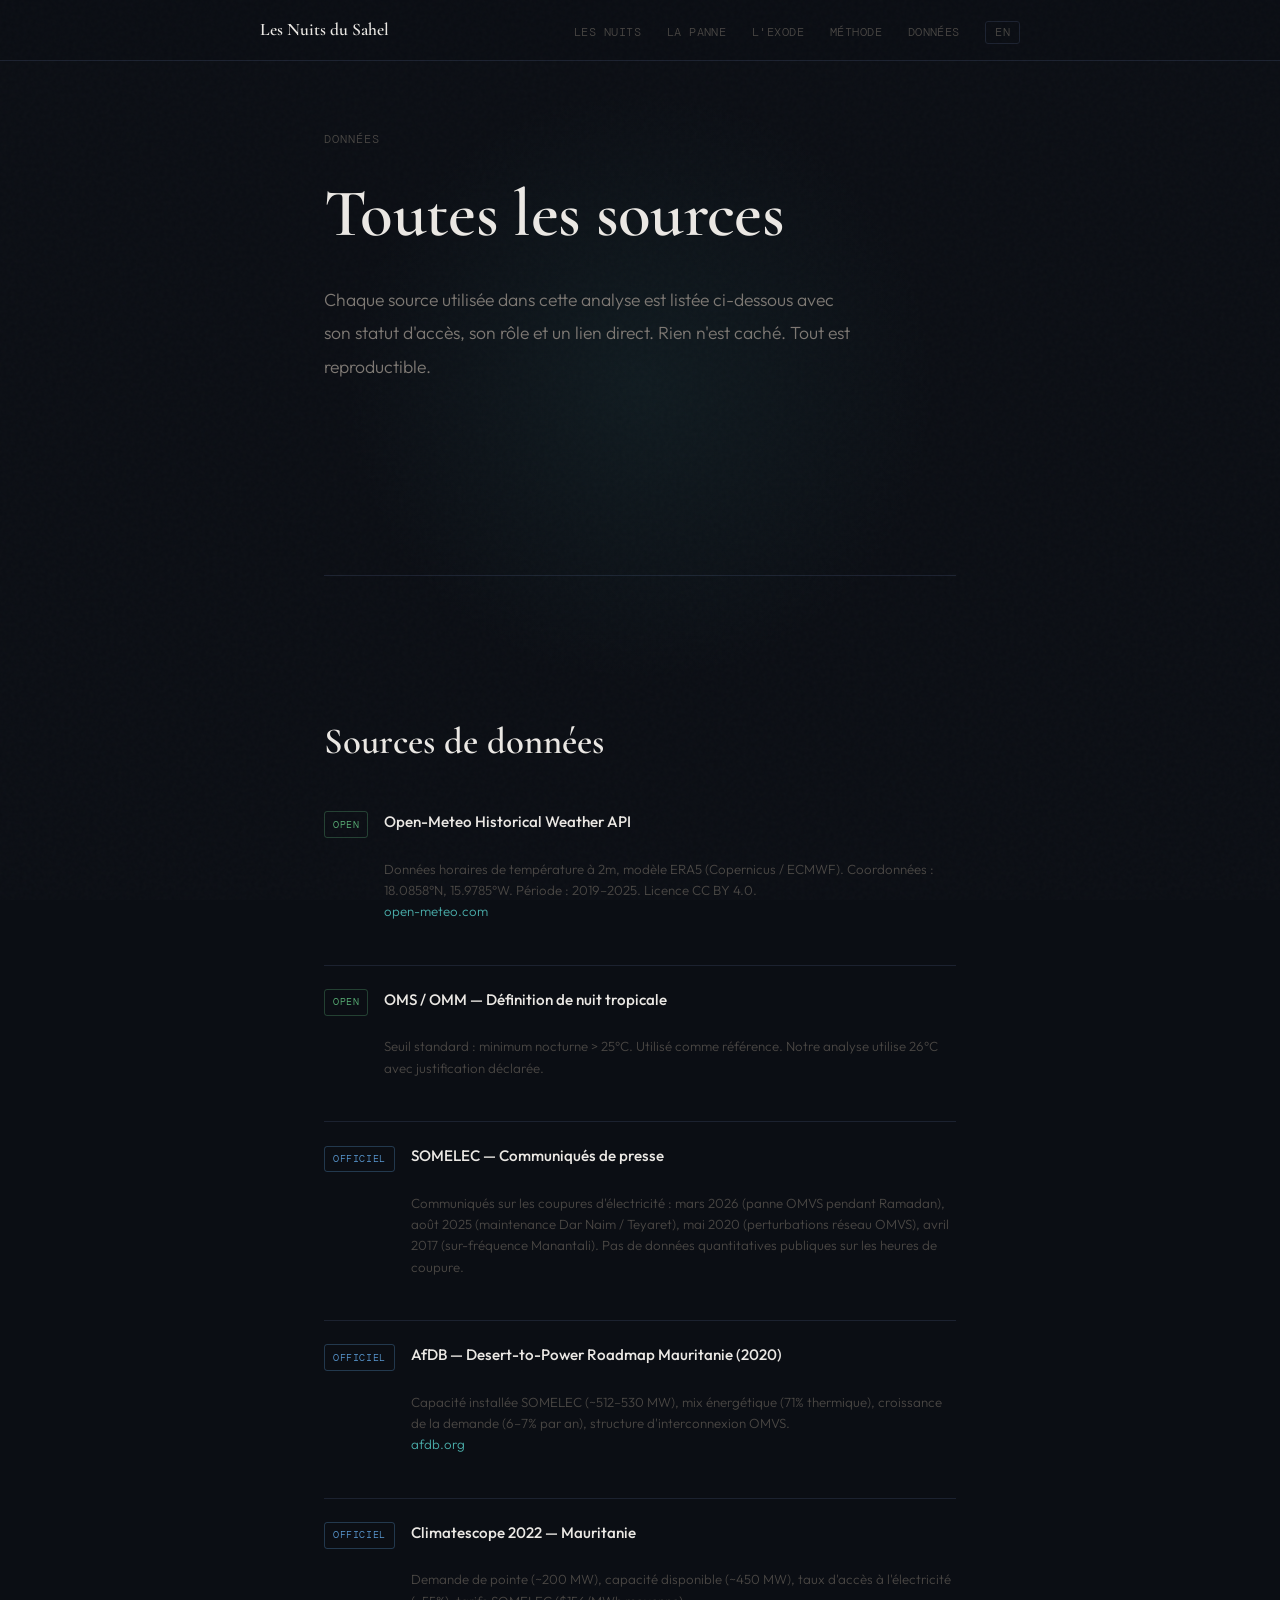
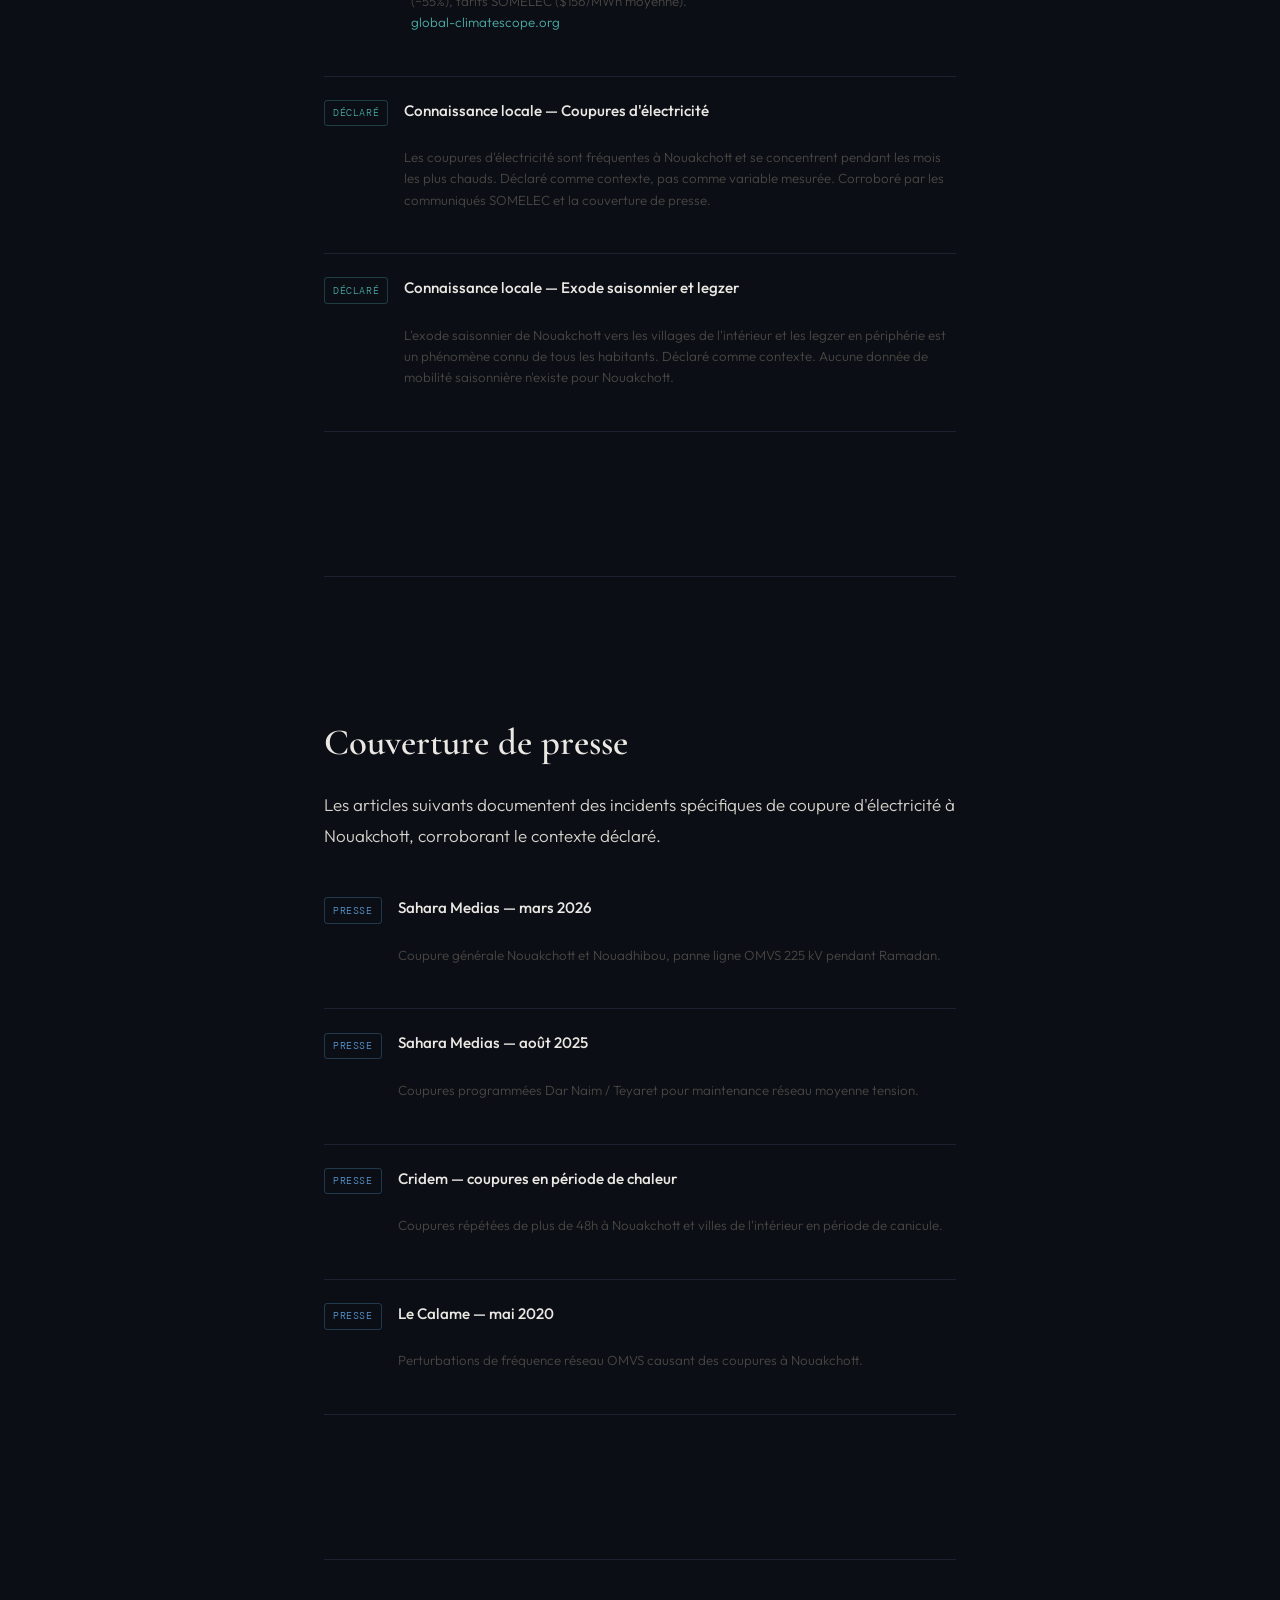
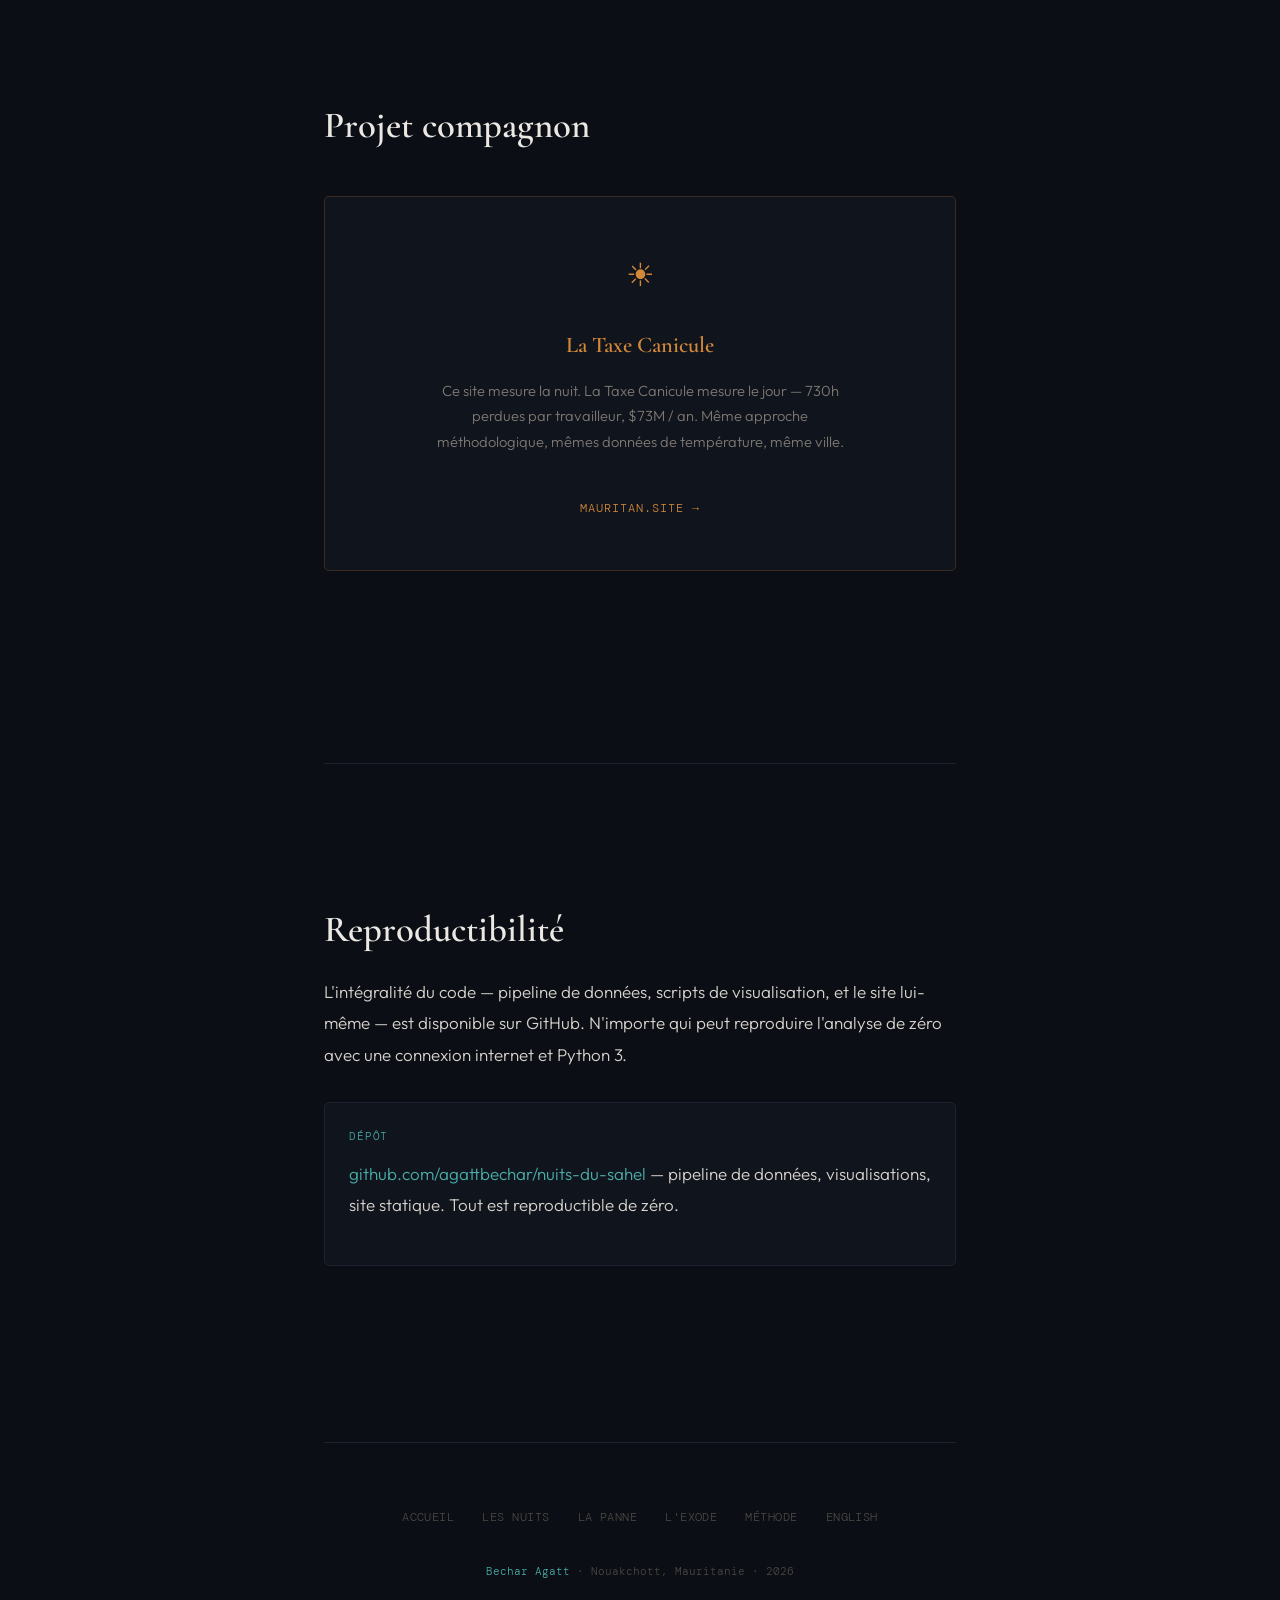
<file: site/data.html>
<!DOCTYPE html>
<html lang="fr">
<head>
    <meta charset="UTF-8">
    <meta name="viewport" content="width=device-width, initial-scale=1.0">
    <title>Données — Les Nuits du Sahel</title>
    <meta name="description" content="Toutes les sources utilisées dans cette analyse, avec leur statut d'accès et leur rôle.">
    <link rel="stylesheet" href="assets/css/style.css">
</head>
<body>

<nav class="nav">
    <div class="nav-inner">
        <a href="index.html" class="nav-brand">Les Nuits du Sahel</a>
        <ul class="nav-links">
            <li><a href="nuits.html">Les Nuits</a></li>
            <li><a href="panne.html">La Panne</a></li>
            <li><a href="exode.html">L'Exode</a></li>
            <li><a href="methodology.html">Méthode</a></li>
            <li><a href="data.html" class="active">Données</a></li>
            <li><a href="en/data.html" class="nav-lang">EN</a></li>
        </ul>
        <button class="nav-toggle" aria-label="Menu">
            <span></span><span></span><span></span>
        </button>
    </div>
</nav>

<main class="wrap">

    <section class="hero section" style="min-height: auto; padding-top: 8rem;">
        <p class="hero-eyebrow fade-up">Données</p>
        <h1 class="fade-up d1">Toutes les sources</h1>
        <p class="hero-sub fade-up d2">
            Chaque source utilisée dans cette analyse est listée ci-dessous
            avec son statut d'accès, son rôle et un lien direct. Rien n'est
            caché. Tout est reproductible.
        </p>
    </section>

    <section class="section">
        <h2>Sources de données</h2>

        <ul class="source-list">
            <li class="source-item">
                <span class="source-badge open">Open</span>
                <div>
                    <p class="source-name">Open-Meteo Historical Weather API</p>
                    <p class="source-desc">
                        Données horaires de température à 2m, modèle ERA5
                        (Copernicus / ECMWF). Coordonnées : 18.0858°N,
                        15.9785°W. Période : 2019–2025. Licence CC BY 4.0.<br>
                        <a href="https://open-meteo.com/en/docs/historical-weather-api" target="_blank">open-meteo.com</a>
                    </p>
                </div>
            </li>

            <li class="source-item">
                <span class="source-badge open">Open</span>
                <div>
                    <p class="source-name">OMS / OMM — Définition de nuit tropicale</p>
                    <p class="source-desc">
                        Seuil standard : minimum nocturne > 25°C. Utilisé
                        comme référence. Notre analyse utilise 26°C avec
                        justification déclarée.
                    </p>
                </div>
            </li>

            <li class="source-item">
                <span class="source-badge official">Officiel</span>
                <div>
                    <p class="source-name">SOMELEC — Communiqués de presse</p>
                    <p class="source-desc">
                        Communiqués sur les coupures d'électricité : mars
                        2026 (panne OMVS pendant Ramadan), août 2025
                        (maintenance Dar Naim / Teyaret), mai 2020
                        (perturbations réseau OMVS), avril 2017 (sur-fréquence
                        Manantali). Pas de données quantitatives publiques
                        sur les heures de coupure.
                    </p>
                </div>
            </li>

            <li class="source-item">
                <span class="source-badge official">Officiel</span>
                <div>
                    <p class="source-name">AfDB — Desert-to-Power Roadmap Mauritanie (2020)</p>
                    <p class="source-desc">
                        Capacité installée SOMELEC (~512–530 MW), mix
                        énergétique (71% thermique), croissance de la demande
                        (6–7% par an), structure d'interconnexion OMVS.<br>
                        <a href="https://www.afdb.org/sites/default/files/2024/08/23/desert-to-power_dtp_mauritania_roadmap_en_oct2020.pdf" target="_blank">afdb.org</a>
                    </p>
                </div>
            </li>

            <li class="source-item">
                <span class="source-badge official">Officiel</span>
                <div>
                    <p class="source-name">Climatescope 2022 — Mauritanie</p>
                    <p class="source-desc">
                        Demande de pointe (~200 MW), capacité disponible
                        (~450 MW), taux d'accès à l'électricité (~55%),
                        tarifs SOMELEC ($156/MWh moyenne).<br>
                        <a href="https://2022.global-climatescope.org/markets/mr/" target="_blank">global-climatescope.org</a>
                    </p>
                </div>
            </li>

            <li class="source-item">
                <span class="source-badge declared">Déclaré</span>
                <div>
                    <p class="source-name">Connaissance locale — Coupures d'électricité</p>
                    <p class="source-desc">
                        Les coupures d'électricité sont fréquentes à
                        Nouakchott et se concentrent pendant les mois
                        les plus chauds. Déclaré comme contexte, pas
                        comme variable mesurée. Corroboré par les
                        communiqués SOMELEC et la couverture de presse.
                    </p>
                </div>
            </li>

            <li class="source-item">
                <span class="source-badge declared">Déclaré</span>
                <div>
                    <p class="source-name">Connaissance locale — Exode saisonnier et legzer</p>
                    <p class="source-desc">
                        L'exode saisonnier de Nouakchott vers les villages
                        de l'intérieur et les legzer en périphérie est un
                        phénomène connu de tous les habitants. Déclaré comme
                        contexte. Aucune donnée de mobilité saisonnière
                        n'existe pour Nouakchott.
                    </p>
                </div>
            </li>
        </ul>
    </section>

    <section class="section">
        <h2>Couverture de presse</h2>

        <p>
            Les articles suivants documentent des incidents spécifiques de
            coupure d'électricité à Nouakchott, corroborant le contexte
            déclaré.
        </p>

        <ul class="source-list">
            <li class="source-item">
                <span class="source-badge official">Presse</span>
                <div>
                    <p class="source-name">Sahara Medias — mars 2026</p>
                    <p class="source-desc">
                        Coupure générale Nouakchott et Nouadhibou, panne
                        ligne OMVS 225 kV pendant Ramadan.
                    </p>
                </div>
            </li>

            <li class="source-item">
                <span class="source-badge official">Presse</span>
                <div>
                    <p class="source-name">Sahara Medias — août 2025</p>
                    <p class="source-desc">
                        Coupures programmées Dar Naim / Teyaret pour
                        maintenance réseau moyenne tension.
                    </p>
                </div>
            </li>

            <li class="source-item">
                <span class="source-badge official">Presse</span>
                <div>
                    <p class="source-name">Cridem — coupures en période de chaleur</p>
                    <p class="source-desc">
                        Coupures répétées de plus de 48h à Nouakchott et
                        villes de l'intérieur en période de canicule.
                    </p>
                </div>
            </li>

            <li class="source-item">
                <span class="source-badge official">Presse</span>
                <div>
                    <p class="source-name">Le Calame — mai 2020</p>
                    <p class="source-desc">
                        Perturbations de fréquence réseau OMVS causant des
                        coupures à Nouakchott.
                    </p>
                </div>
            </li>
        </ul>
    </section>

    <section class="section">
        <h2>Projet compagnon</h2>

        <a href="https://mauritan.site" class="companion amber" target="_blank" rel="noopener">
            <span class="companion-icon">☀</span>
            <p class="companion-title">La Taxe Canicule</p>
            <p class="companion-desc">
                Ce site mesure la nuit. La Taxe Canicule mesure le jour —
                730h perdues par travailleur, $73M / an. Même approche
                méthodologique, mêmes données de température, même ville.
            </p>
            <span class="companion-link">mauritan.site →</span>
        </a>
    </section>

    <section class="section">
        <h2>Reproductibilité</h2>

        <p>
            L'intégralité du code — pipeline de données, scripts de
            visualisation, et le site lui-même — est disponible sur GitHub.
            N'importe qui peut reproduire l'analyse de zéro avec une
            connexion internet et Python 3.
        </p>

        <div class="assumption">
            <p class="tag">Dépôt</p>
            <p>
                <a href="https://github.com/agattbechar/nuits-du-sahel" target="_blank">github.com/agattbechar/nuits-du-sahel</a>
                — pipeline de données, visualisations, site statique.
                Tout est reproductible de zéro.
            </p>
        </div>
    </section>

    <footer class="footer">
        <div class="footer-links">
            <a href="index.html">Accueil</a>
            <a href="nuits.html">Les Nuits</a>
            <a href="panne.html">La Panne</a>
            <a href="exode.html">L'Exode</a>
            <a href="methodology.html">Méthode</a>
            <a href="en/data.html">English</a>
        </div>
        <p class="footer-credit">
            <a href="https://github.com/agattbechar">Bechar Agatt</a>
            · Nouakchott, Mauritanie · 2026
        </p>
    </footer>
</main>

<script>
document.querySelector('.nav-toggle')?.addEventListener('click', function() {
    this.classList.toggle('active');
    document.querySelector('.nav-links').classList.toggle('open');
});
</script>

</body>
</html>
</file>
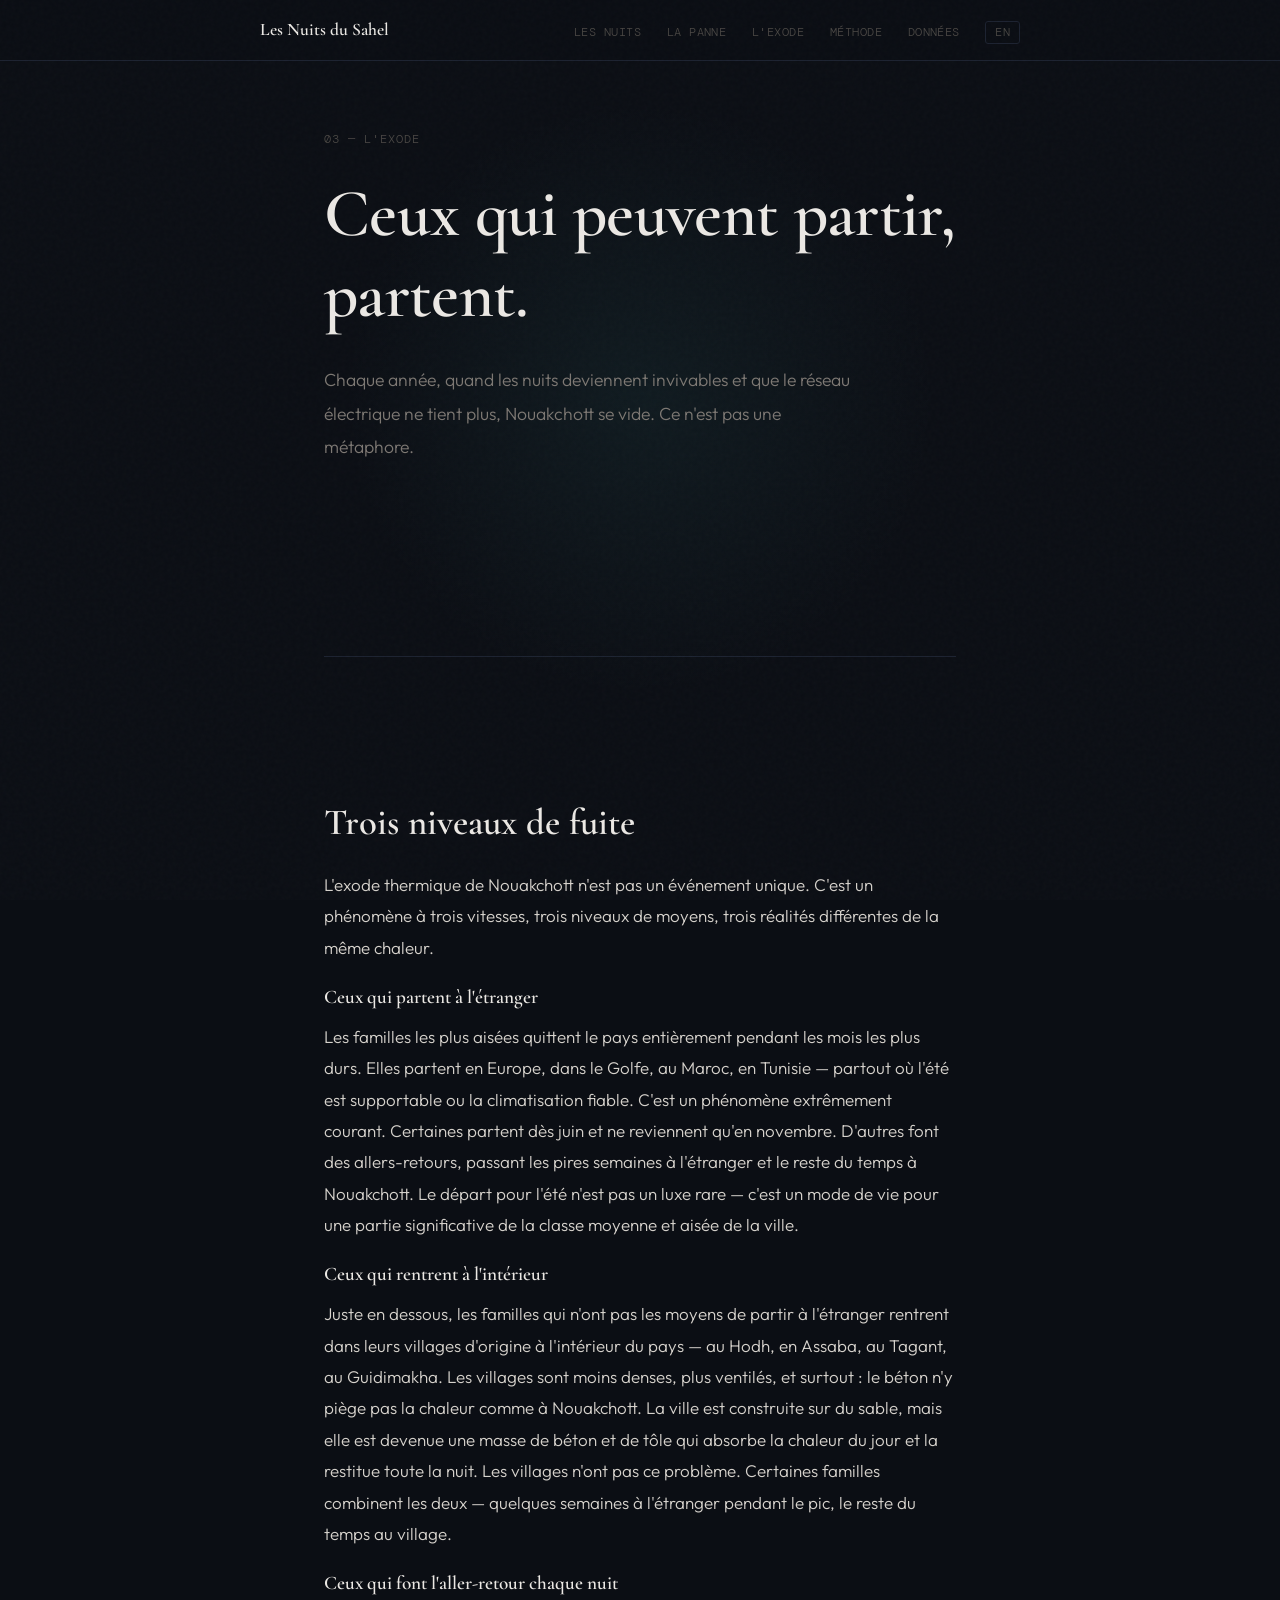
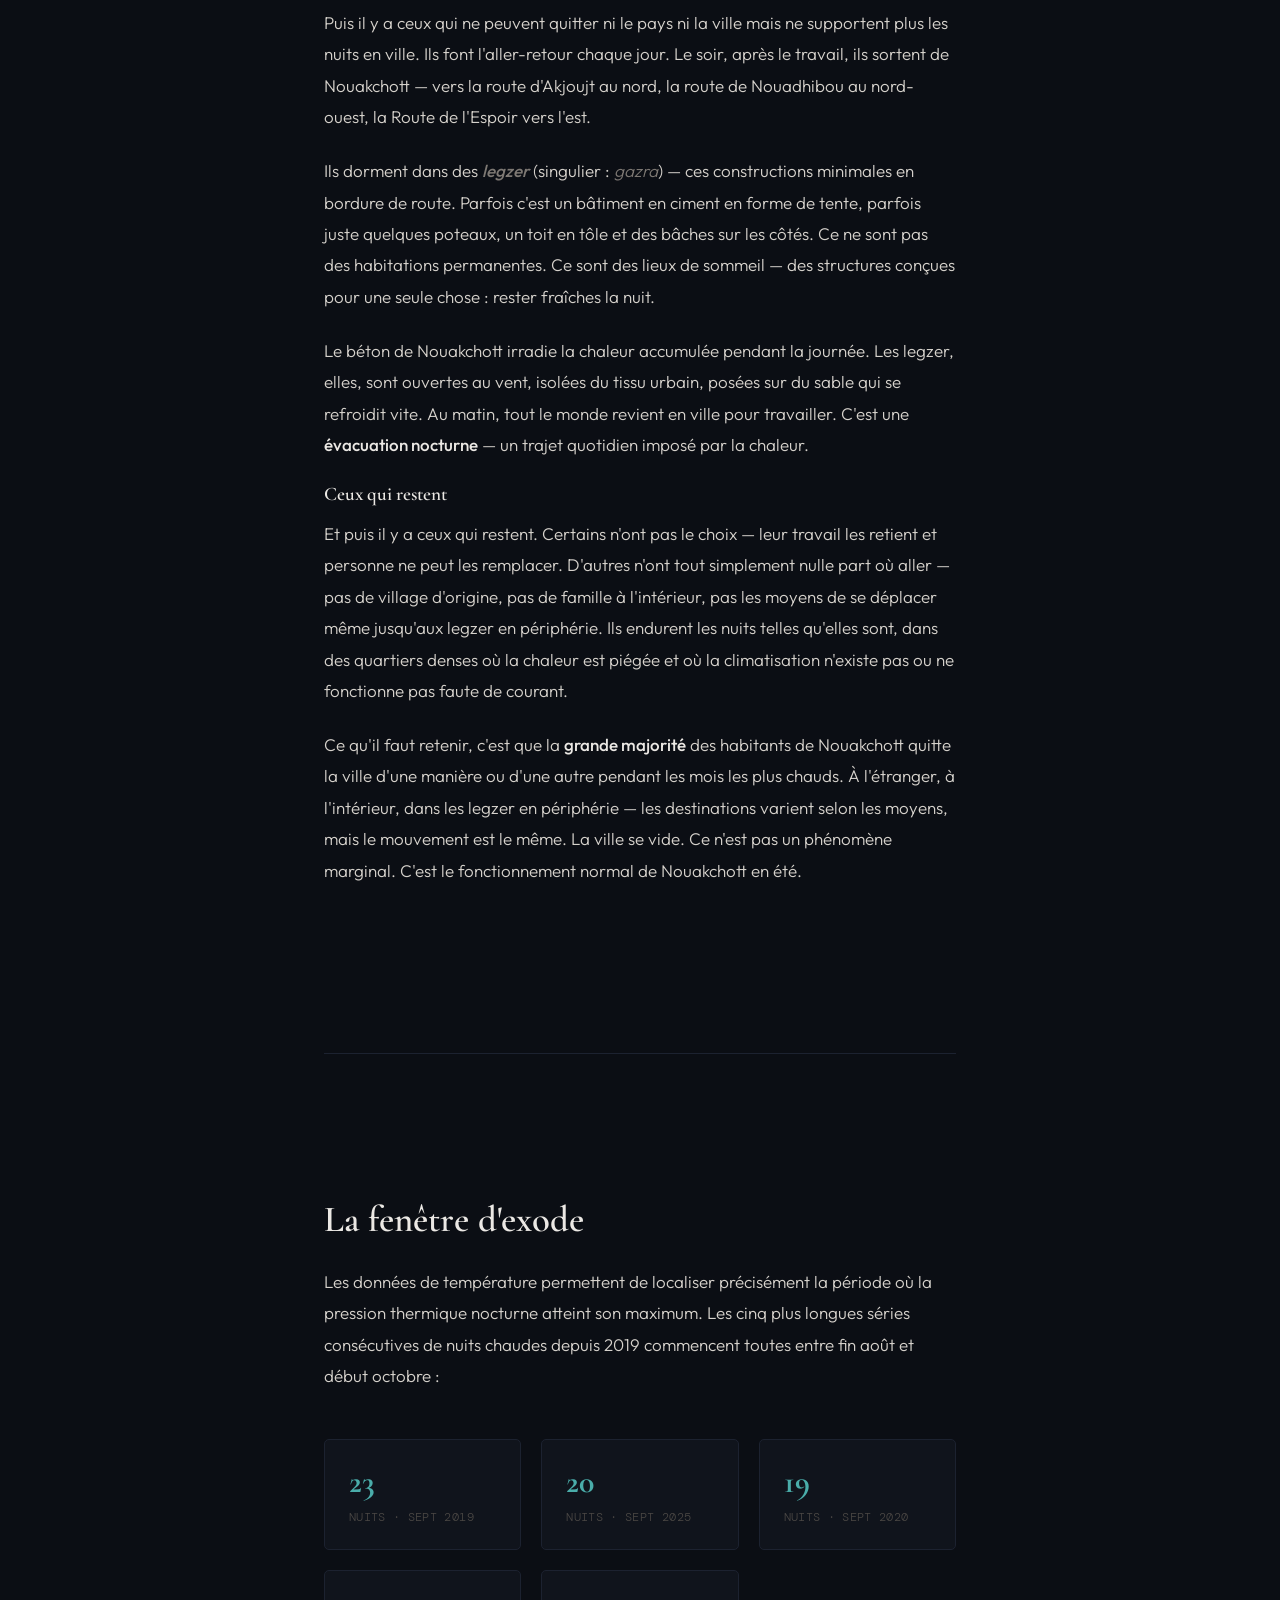
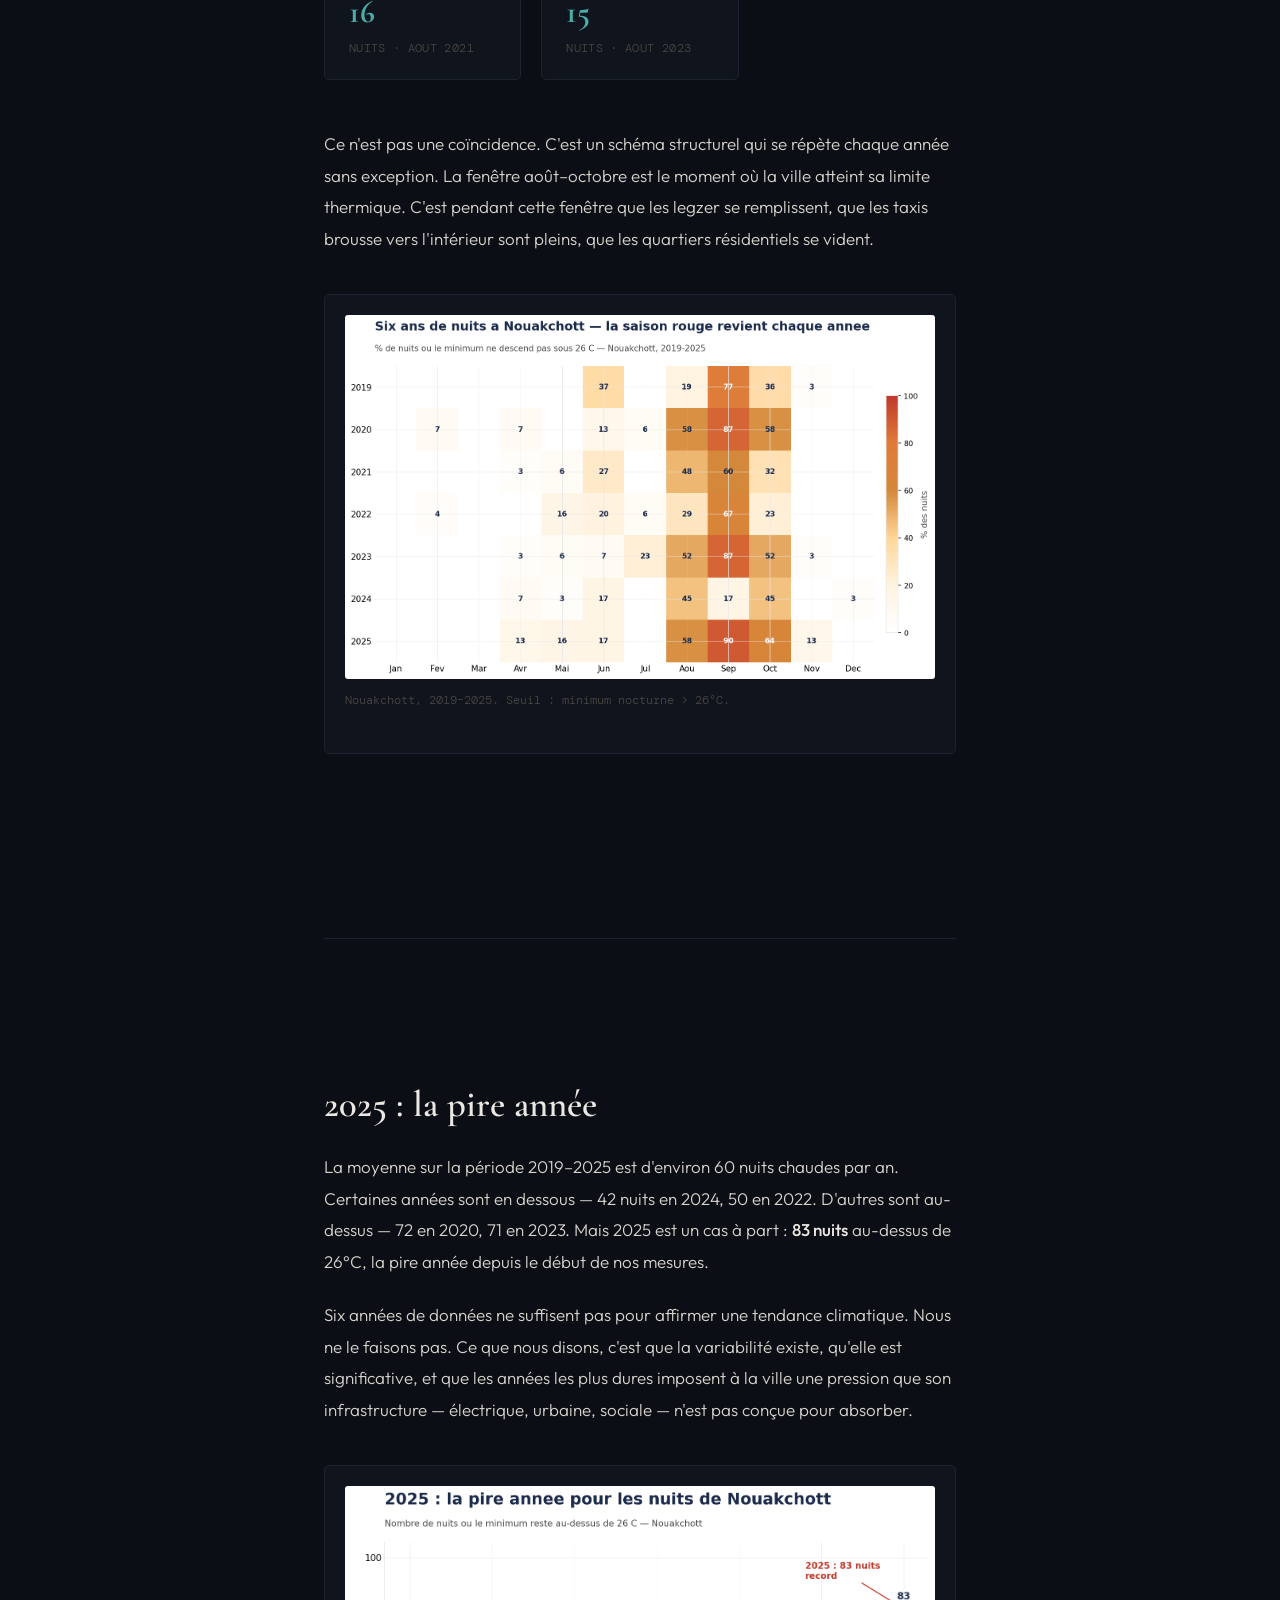
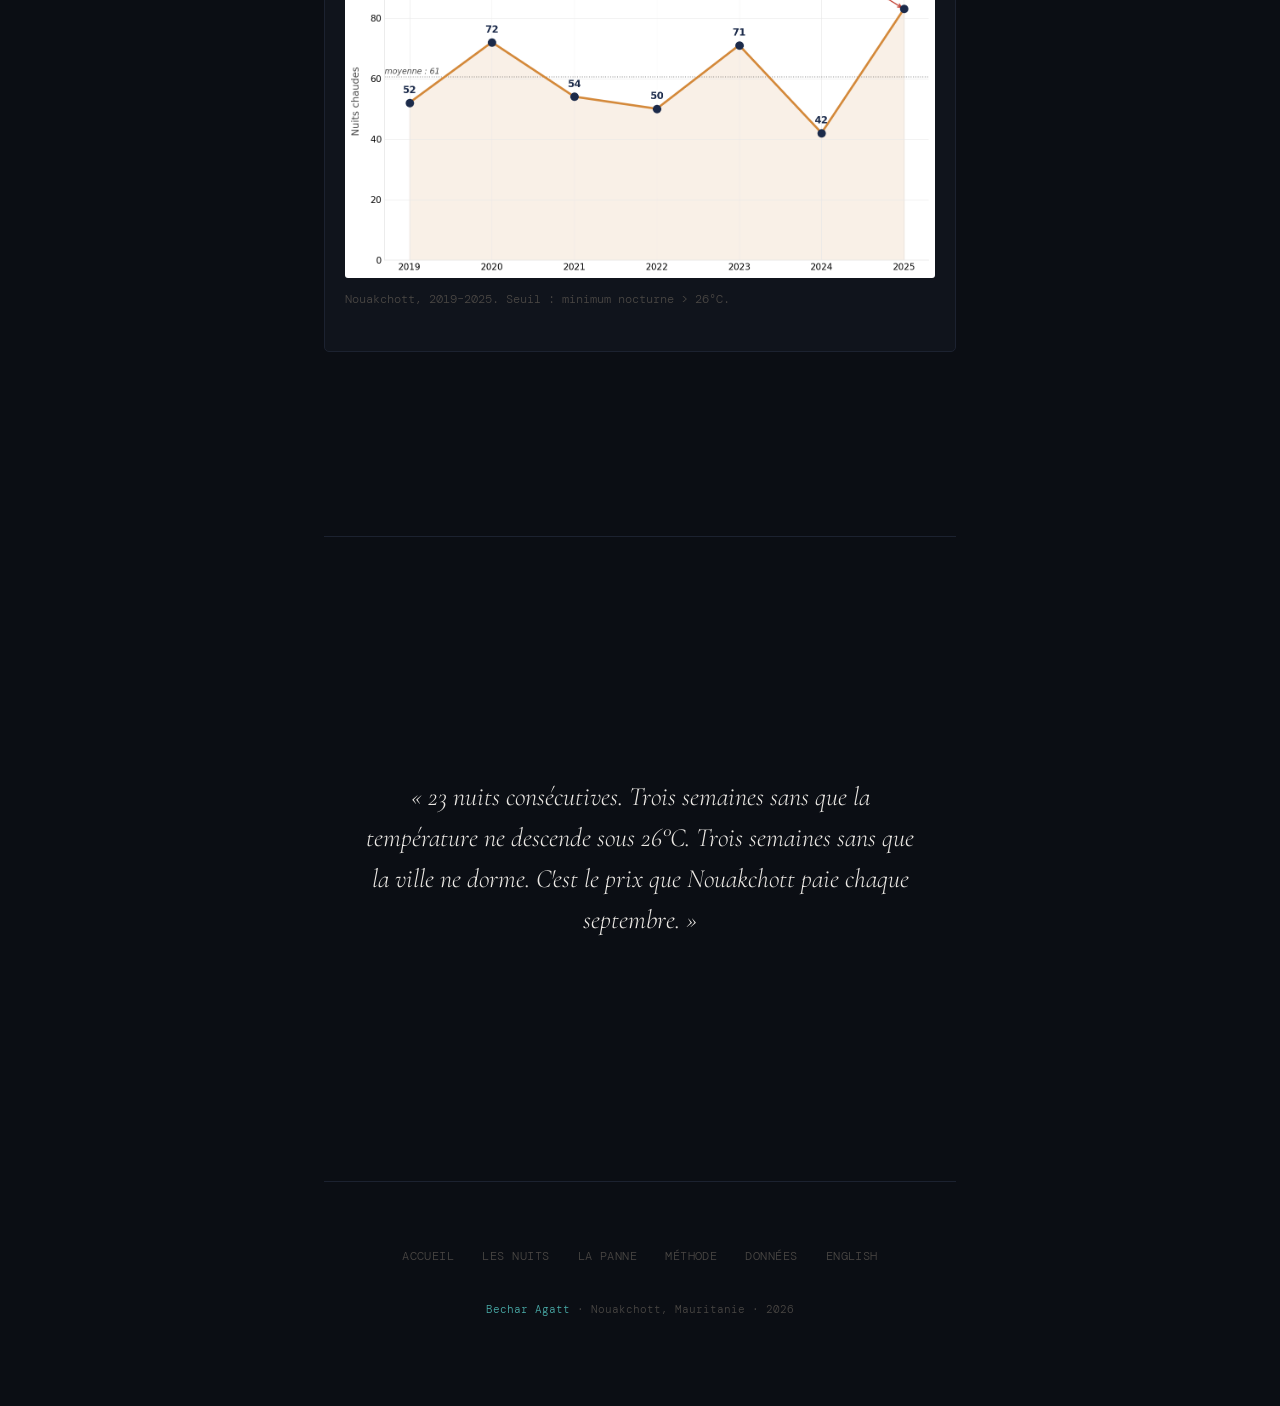
<file: site/exode.html>
<!DOCTYPE html>
<html lang="fr">
<head>
    <meta charset="UTF-8">
    <meta name="viewport" content="width=device-width, initial-scale=1.0">
    <title>L'Exode — Les Nuits du Sahel</title>
    <meta name="description" content="Chaque année, de fin août à octobre, Nouakchott se vide. Ceux qui peuvent partir, partent. Les autres endurent.">
    <link rel="stylesheet" href="assets/css/style.css">
</head>
<body>

<nav class="nav">
    <div class="nav-inner">
        <a href="index.html" class="nav-brand">Les Nuits du Sahel</a>
        <ul class="nav-links">
            <li><a href="nuits.html">Les Nuits</a></li>
            <li><a href="panne.html">La Panne</a></li>
            <li><a href="exode.html" class="active">L'Exode</a></li>
            <li><a href="methodology.html">Méthode</a></li>
            <li><a href="data.html">Données</a></li>
            <li><a href="en/exodus.html" class="nav-lang">EN</a></li>
        </ul>
        <button class="nav-toggle" aria-label="Menu">
            <span></span><span></span><span></span>
        </button>
    </div>
</nav>

<main class="wrap">

    <section class="hero section" style="min-height: auto; padding-top: 8rem;">
        <p class="hero-eyebrow fade-up">03 — L'Exode</p>
        <h1 class="fade-up d1">Ceux qui peuvent partir, partent.</h1>
        <p class="hero-sub fade-up d2">
            Chaque année, quand les nuits deviennent invivables et que le
            réseau électrique ne tient plus, Nouakchott se vide. Ce n'est
            pas une métaphore.
        </p>
    </section>

    <section class="section">
        <h2>Trois niveaux de fuite</h2>

        <p>
            L'exode thermique de Nouakchott n'est pas un événement unique.
            C'est un phénomène à trois vitesses, trois niveaux de moyens,
            trois réalités différentes de la même chaleur.
        </p>

        <h3>Ceux qui partent à l'étranger</h3>

        <p>
            Les familles les plus aisées quittent le pays entièrement
            pendant les mois les plus durs. Elles partent en Europe, dans
            le Golfe, au Maroc, en Tunisie — partout où l'été est
            supportable ou la climatisation fiable. C'est un phénomène
            extrêmement courant. Certaines partent dès juin et ne
            reviennent qu'en novembre. D'autres font des allers-retours,
            passant les pires semaines à l'étranger et le reste du temps
            à Nouakchott. Le départ pour l'été n'est pas un luxe rare —
            c'est un mode de vie pour une partie significative de la
            classe moyenne et aisée de la ville.
        </p>

        <h3>Ceux qui rentrent à l'intérieur</h3>

        <p>
            Juste en dessous, les familles qui n'ont pas les moyens de
            partir à l'étranger rentrent dans leurs villages d'origine à
            l'intérieur du pays — au Hodh, en Assaba, au Tagant, au
            Guidimakha. Les villages sont moins denses, plus ventilés, et
            surtout : le béton n'y piège pas la chaleur comme à Nouakchott.
            La ville est construite sur du sable, mais elle est devenue une
            masse de béton et de tôle qui absorbe la chaleur du jour et la
            restitue toute la nuit. Les villages n'ont pas ce problème.
            Certaines familles combinent les deux — quelques semaines à
            l'étranger pendant le pic, le reste du temps au village.
        </p>

        <h3>Ceux qui font l'aller-retour chaque nuit</h3>

        <p>
            Puis il y a ceux qui ne peuvent quitter ni le pays ni la ville
            mais ne supportent plus les nuits en ville. Ils font
            l'aller-retour chaque jour. Le soir, après le travail, ils
            sortent de Nouakchott — vers la route d'Akjoujt au nord, la
            route de Nouadhibou au nord-ouest, la Route de l'Espoir vers
            l'est.
        </p>

        <p>
            Ils dorment dans des <strong><em>legzer</em></strong> (singulier :
            <em>gazra</em>) — ces constructions minimales en bordure de
            route. Parfois c'est un bâtiment en ciment en forme de tente,
            parfois juste quelques poteaux, un toit en tôle et des bâches
            sur les côtés. Ce ne sont pas des habitations permanentes. Ce
            sont des lieux de sommeil — des structures conçues pour une
            seule chose : rester fraîches la nuit.
        </p>

        <p>
            Le béton de Nouakchott irradie la chaleur accumulée pendant la
            journée. Les legzer, elles, sont ouvertes au vent, isolées
            du tissu urbain, posées sur du sable qui se refroidit vite.
            Au matin, tout le monde revient en ville pour travailler.
            C'est une <strong>évacuation nocturne</strong> — un trajet
            quotidien imposé par la chaleur.
        </p>

        <h3>Ceux qui restent</h3>

        <p>
            Et puis il y a ceux qui restent. Certains n'ont pas le choix —
            leur travail les retient et personne ne peut les remplacer.
            D'autres n'ont tout simplement nulle part où aller — pas de
            village d'origine, pas de famille à l'intérieur, pas les moyens
            de se déplacer même jusqu'aux legzer en périphérie. Ils
            endurent les nuits telles qu'elles sont, dans des quartiers
            denses où la chaleur est piégée et où la climatisation n'existe
            pas ou ne fonctionne pas faute de courant.
        </p>

        <p>
            Ce qu'il faut retenir, c'est que la <strong>grande majorité</strong>
            des habitants de Nouakchott quitte la ville d'une manière ou
            d'une autre pendant les mois les plus chauds. À l'étranger,
            à l'intérieur, dans les legzer en périphérie — les destinations
            varient selon les moyens, mais le mouvement est le même. La
            ville se vide. Ce n'est pas un phénomène marginal. C'est le
            fonctionnement normal de Nouakchott en été.
        </p>
    </section>

    <section class="section">
        <h2>La fenêtre d'exode</h2>

        <p>
            Les données de température permettent de localiser précisément
            la période où la pression thermique nocturne atteint son
            maximum. Les cinq plus longues séries consécutives de nuits
            chaudes depuis 2019 commencent toutes entre fin août et début
            octobre :
        </p>

        <div class="stat-row">
            <div class="stat-card">
                <div class="val">23</div>
                <div class="desc">nuits · sept 2019</div>
            </div>
            <div class="stat-card">
                <div class="val">20</div>
                <div class="desc">nuits · sept 2025</div>
            </div>
            <div class="stat-card">
                <div class="val">19</div>
                <div class="desc">nuits · sept 2020</div>
            </div>
            <div class="stat-card">
                <div class="val">16</div>
                <div class="desc">nuits · aout 2021</div>
            </div>
            <div class="stat-card">
                <div class="val">15</div>
                <div class="desc">nuits · aout 2023</div>
            </div>
        </div>

        <p>
            Ce n'est pas une coïncidence. C'est un schéma structurel qui se
            répète chaque année sans exception. La fenêtre août–octobre est
            le moment où la ville atteint sa limite thermique. C'est pendant
            cette fenêtre que les legzer se remplissent, que les taxis
            brousse vers l'intérieur sont pleins, que les quartiers
            résidentiels se vident.
        </p>

        <div class="chart-wrap">
            <img src="assets/charts/calendar_heatmap.png"
                 alt="Calendrier des nuits chaudes 2019–2025"
                 loading="lazy">
            <p class="chart-caption">
                Nouakchott, 2019–2025. Seuil : minimum nocturne > 26°C.
            </p>
        </div>
    </section>

    <section class="section">
        <h2>2025 : la pire année</h2>

        <p>
            La moyenne sur la période 2019–2025 est d'environ 60 nuits
            chaudes par an. Certaines années sont en dessous — 42 nuits en
            2024, 50 en 2022. D'autres sont au-dessus — 72 en 2020, 71 en
            2023. Mais 2025 est un cas à part : <strong>83 nuits</strong>
            au-dessus de 26°C, la pire année depuis le début de nos mesures.
        </p>

        <p>
            Six années de données ne suffisent pas pour affirmer une
            tendance climatique. Nous ne le faisons pas. Ce que nous
            disons, c'est que la variabilité existe, qu'elle est
            significative, et que les années les plus dures imposent à
            la ville une pression que son infrastructure — électrique,
            urbaine, sociale — n'est pas conçue pour absorber.
        </p>

        <div class="chart-wrap">
            <img src="assets/charts/yearly_trend.png"
                 alt="Évolution annuelle des nuits chaudes 2019–2025"
                 loading="lazy">
            <p class="chart-caption">
                Nouakchott, 2019–2025. Seuil : minimum nocturne > 26°C.
            </p>
        </div>
    </section>

    <section class="section">
        <div class="pullquote">
            <blockquote>
                « 23 nuits consécutives. Trois semaines sans que la
                température ne descende sous 26°C. Trois semaines sans
                que la ville ne dorme. C'est le prix que Nouakchott paie
                chaque septembre. »
            </blockquote>
        </div>
    </section>

    <footer class="footer">
        <div class="footer-links">
            <a href="index.html">Accueil</a>
            <a href="nuits.html">Les Nuits</a>
            <a href="panne.html">La Panne</a>
            <a href="methodology.html">Méthode</a>
            <a href="data.html">Données</a>
            <a href="en/exodus.html">English</a>
        </div>
        <p class="footer-credit">
            <a href="https://github.com/agattbechar">Bechar Agatt</a>
            · Nouakchott, Mauritanie · 2026
        </p>
    </footer>
</main>

<script>
document.querySelector('.nav-toggle')?.addEventListener('click', function() {
    this.classList.toggle('active');
    document.querySelector('.nav-links').classList.toggle('open');
});
</script>

</body>
</html>
</file>
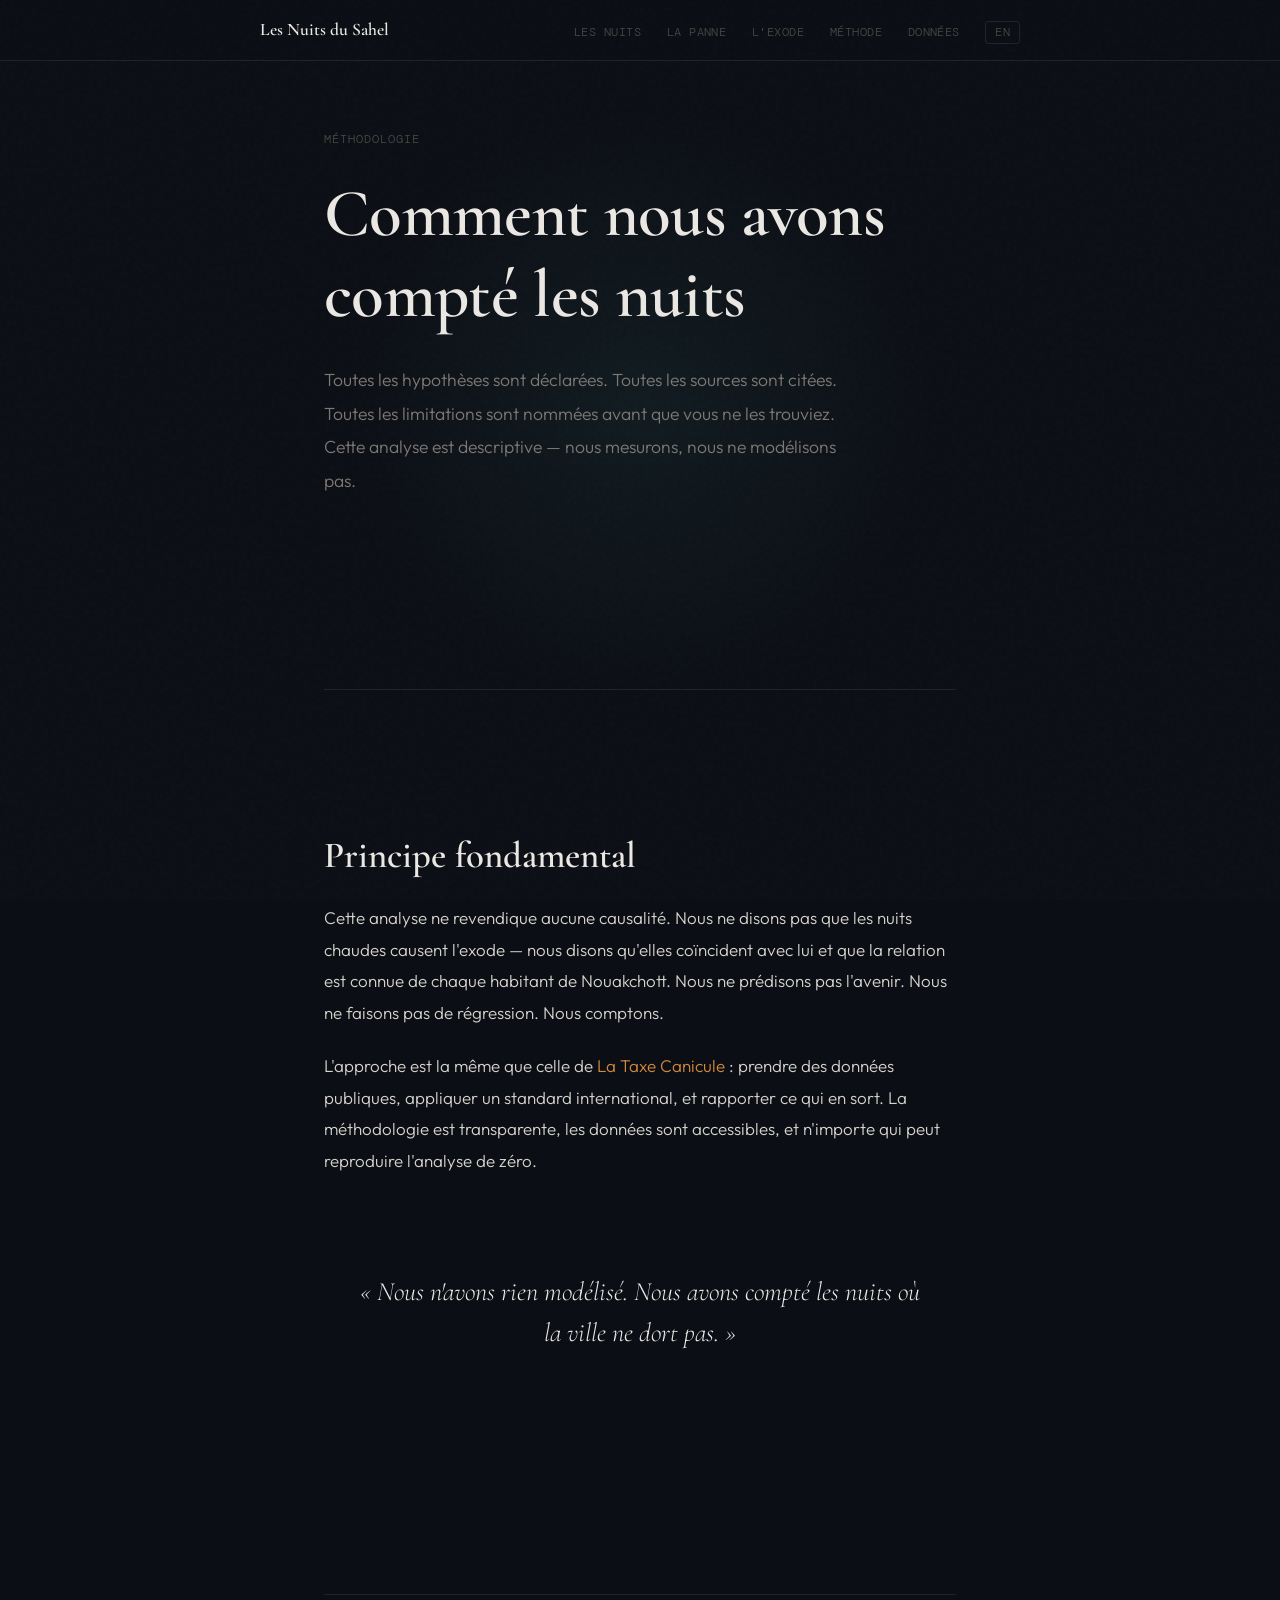
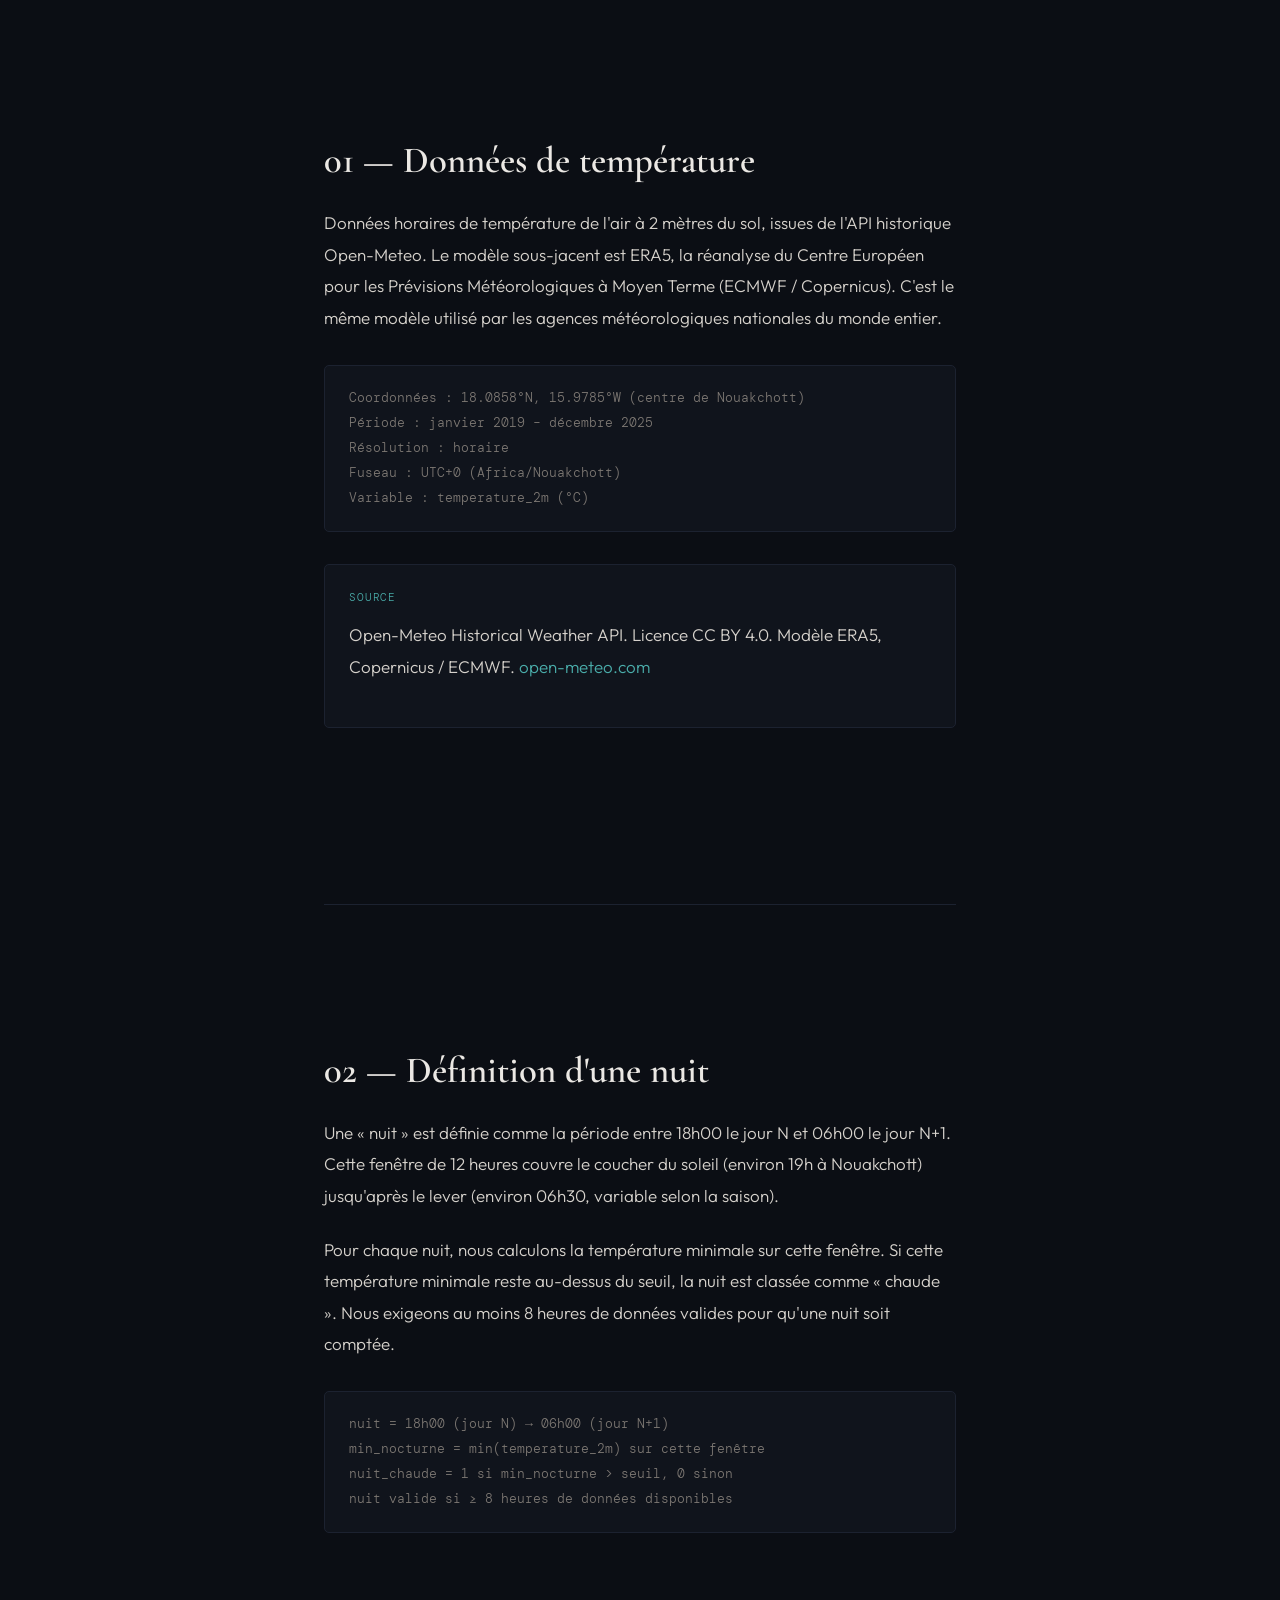
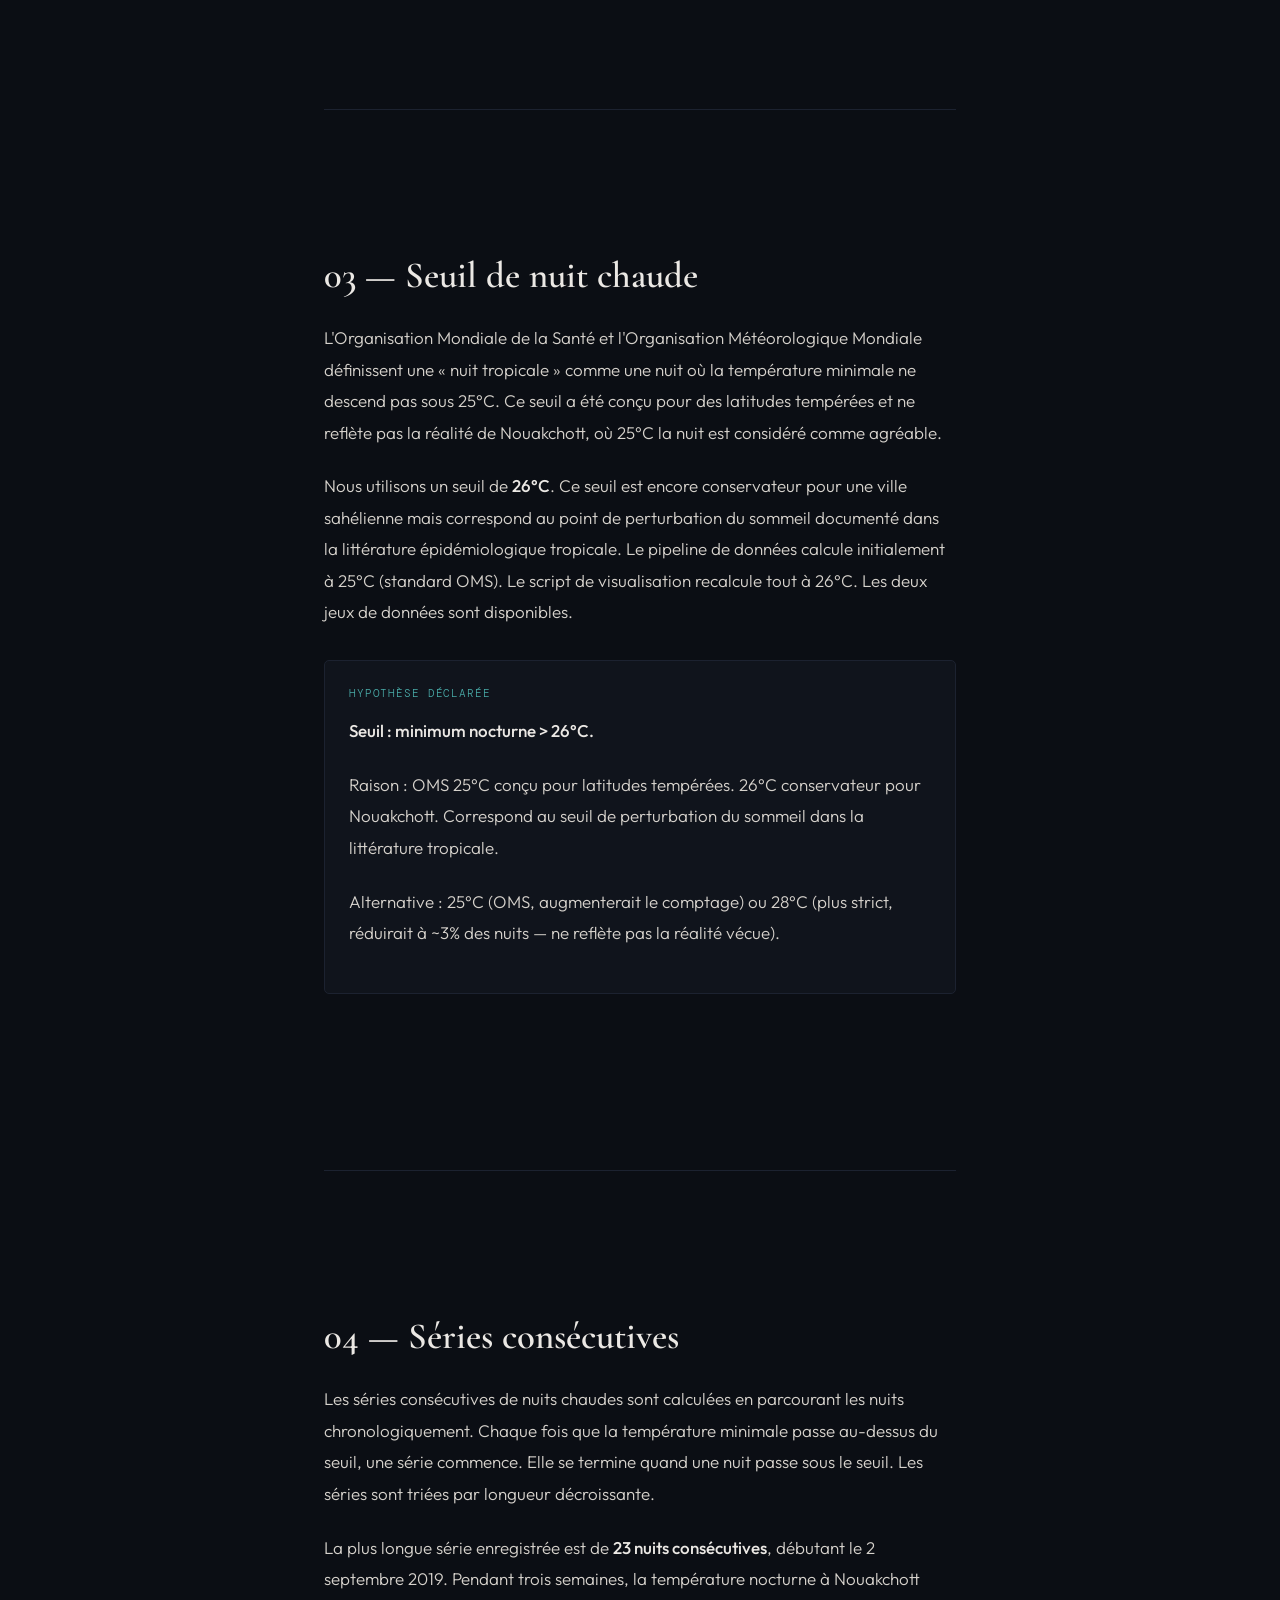
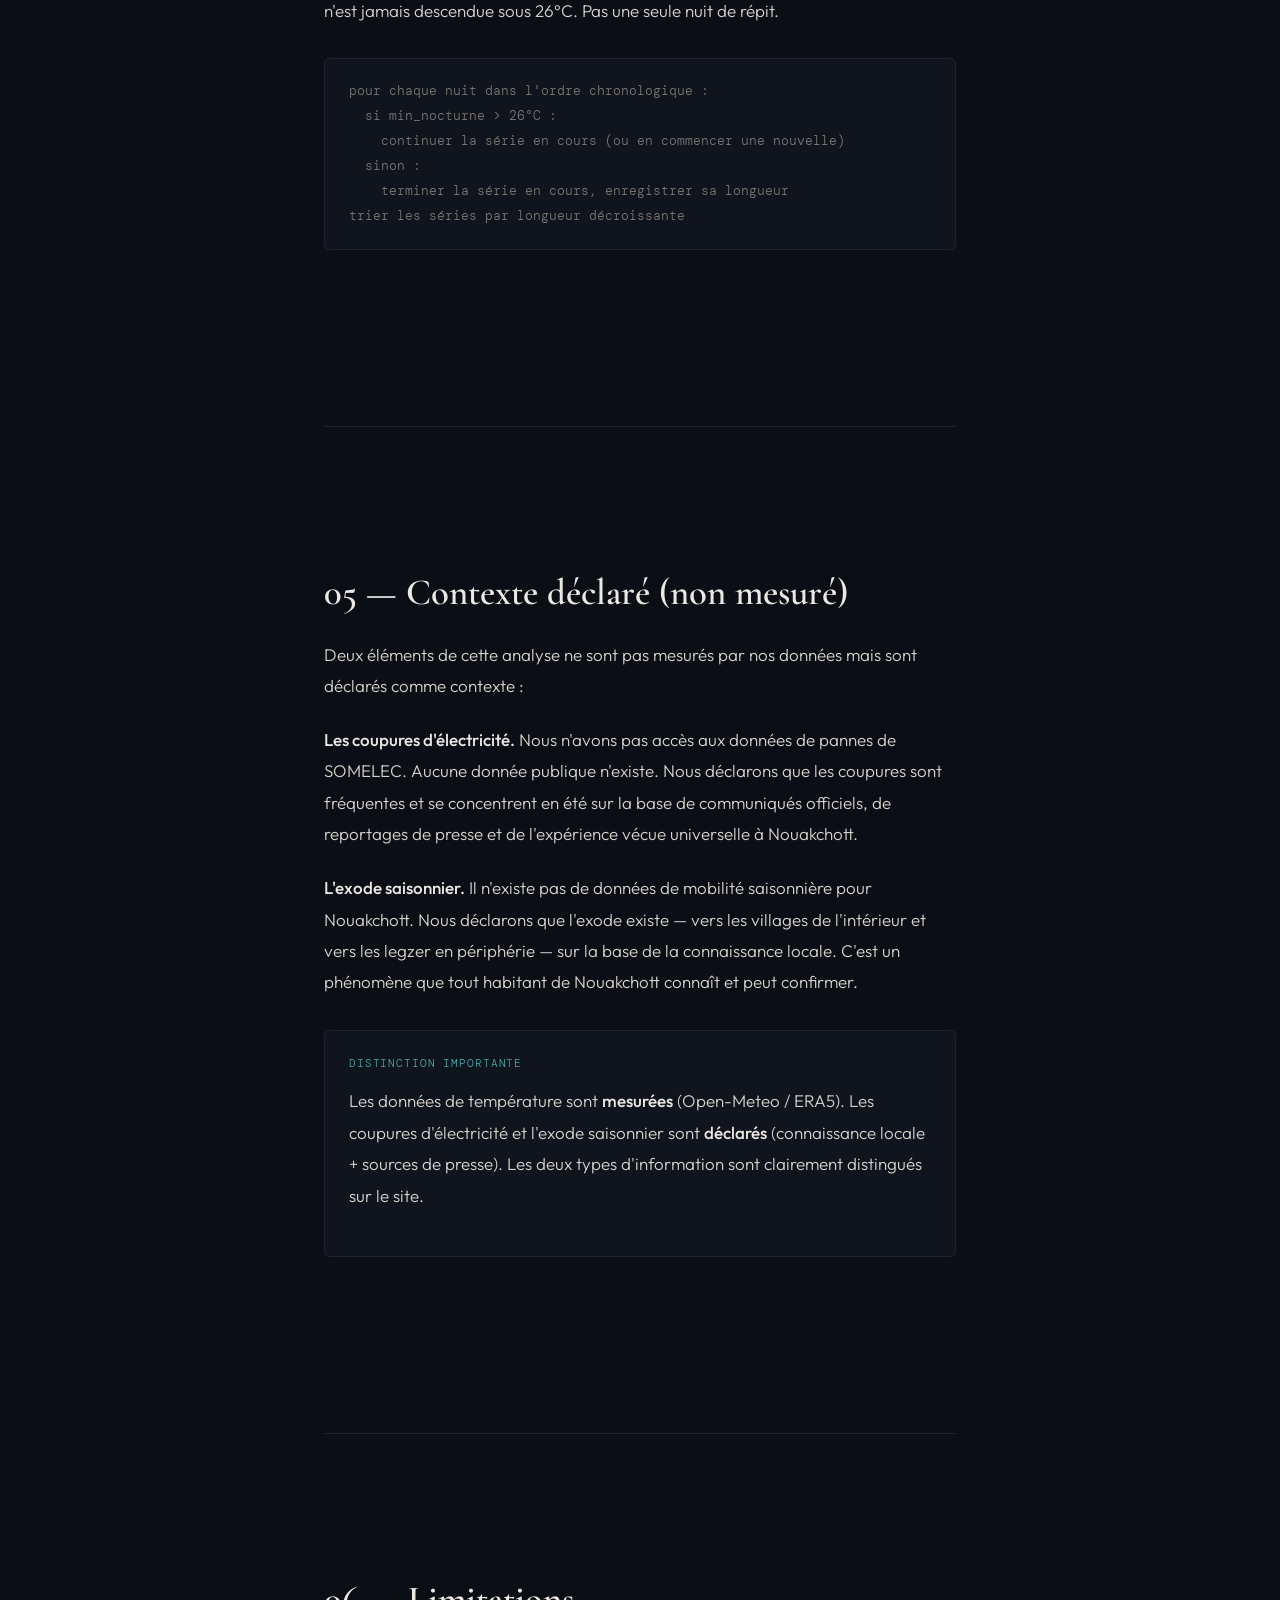
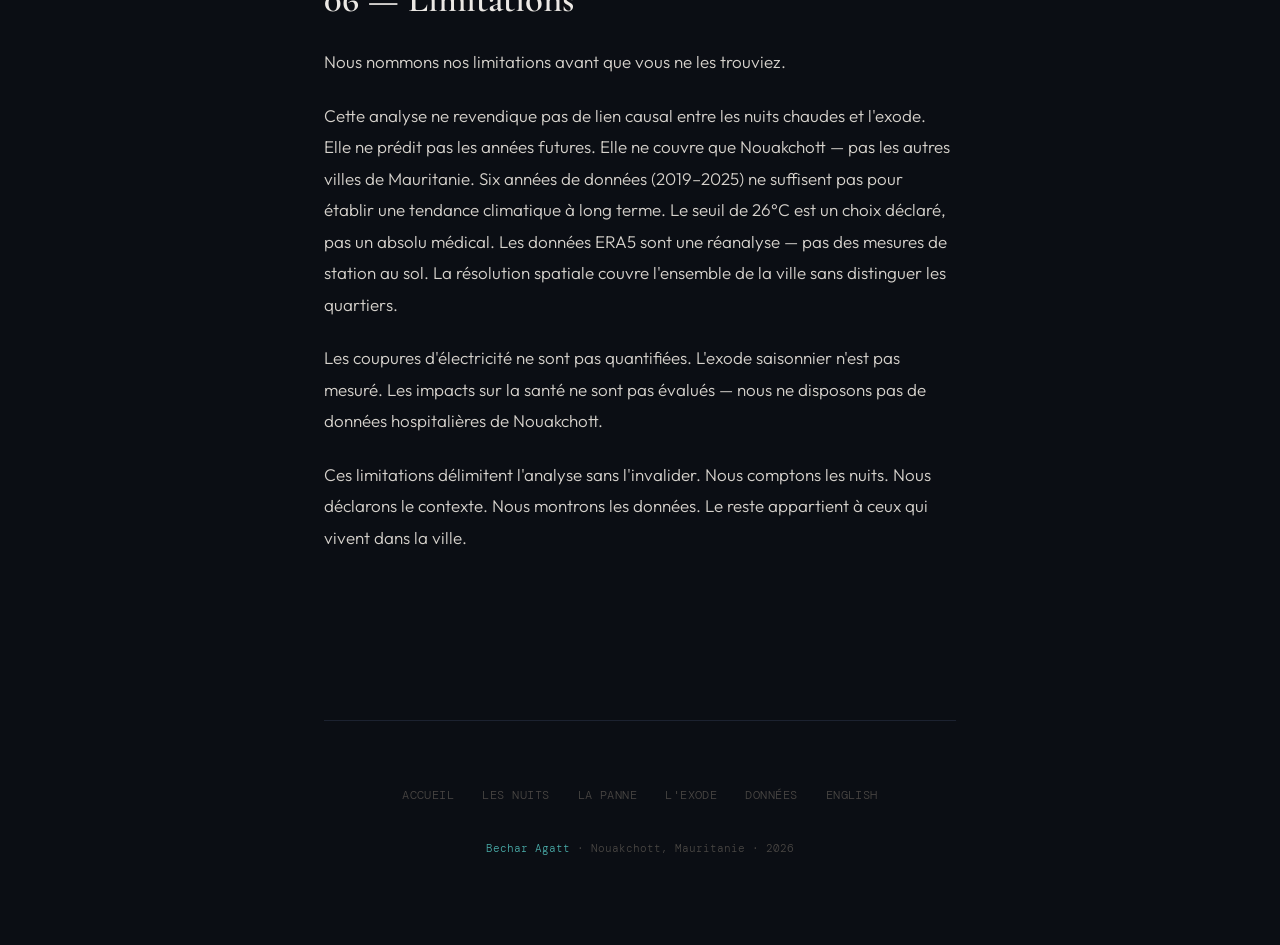
<file: site/methodology.html>
<!DOCTYPE html>
<html lang="fr">
<head>
    <meta charset="UTF-8">
    <meta name="viewport" content="width=device-width, initial-scale=1.0">
    <title>Méthodologie — Les Nuits du Sahel</title>
    <meta name="description" content="Toutes les hypothèses sont déclarées. Toutes les sources sont citées. Toutes les limitations sont nommées.">
    <link rel="stylesheet" href="assets/css/style.css">
</head>
<body>

<nav class="nav">
    <div class="nav-inner">
        <a href="index.html" class="nav-brand">Les Nuits du Sahel</a>
        <ul class="nav-links">
            <li><a href="nuits.html">Les Nuits</a></li>
            <li><a href="panne.html">La Panne</a></li>
            <li><a href="exode.html">L'Exode</a></li>
            <li><a href="methodology.html" class="active">Méthode</a></li>
            <li><a href="data.html">Données</a></li>
            <li><a href="en/methodology.html" class="nav-lang">EN</a></li>
        </ul>
        <button class="nav-toggle" aria-label="Menu">
            <span></span><span></span><span></span>
        </button>
    </div>
</nav>

<main class="wrap">

    <section class="hero section" style="min-height: auto; padding-top: 8rem;">
        <p class="hero-eyebrow fade-up">Méthodologie</p>
        <h1 class="fade-up d1">Comment nous avons compté les nuits</h1>
        <p class="hero-sub fade-up d2">
            Toutes les hypothèses sont déclarées. Toutes les sources sont
            citées. Toutes les limitations sont nommées avant que vous ne
            les trouviez. Cette analyse est descriptive — nous mesurons,
            nous ne modélisons pas.
        </p>
    </section>

    <section class="section">
        <h2>Principe fondamental</h2>

        <p>
            Cette analyse ne revendique aucune causalité. Nous ne disons pas
            que les nuits chaudes causent l'exode — nous disons qu'elles
            coïncident avec lui et que la relation est connue de chaque
            habitant de Nouakchott. Nous ne prédisons pas l'avenir. Nous
            ne faisons pas de régression. Nous comptons.
        </p>

        <p>
            L'approche est la même que celle de
            <a href="https://mauritan.site/methodology.html" target="_blank" class="amber">La Taxe Canicule</a> :
            prendre des données publiques, appliquer un standard
            international, et rapporter ce qui en sort. La méthodologie est
            transparente, les données sont accessibles, et n'importe qui
            peut reproduire l'analyse de zéro.
        </p>

        <div class="pullquote">
            <blockquote>
                « Nous n'avons rien modélisé. Nous avons compté les nuits
                où la ville ne dort pas. »
            </blockquote>
        </div>
    </section>

    <section class="section">
        <h2>01 — Données de température</h2>

        <p>
            Données horaires de température de l'air à 2 mètres du sol,
            issues de l'API historique Open-Meteo. Le modèle sous-jacent est
            ERA5, la réanalyse du Centre Européen pour les Prévisions
            Météorologiques à Moyen Terme (ECMWF / Copernicus). C'est le
            même modèle utilisé par les agences météorologiques nationales
            du monde entier.
        </p>

        <div class="formula">Coordonnées : 18.0858°N, 15.9785°W (centre de Nouakchott)
Période : janvier 2019 – décembre 2025
Résolution : horaire
Fuseau : UTC+0 (Africa/Nouakchott)
Variable : temperature_2m (°C)</div>

        <div class="assumption">
            <p class="tag">Source</p>
            <p>
                Open-Meteo Historical Weather API. Licence CC BY 4.0.
                Modèle ERA5, Copernicus / ECMWF.
                <a href="https://open-meteo.com/en/docs/historical-weather-api" target="_blank">open-meteo.com</a>
            </p>
        </div>
    </section>

    <section class="section">
        <h2>02 — Définition d'une nuit</h2>

        <p>
            Une « nuit » est définie comme la période entre 18h00 le jour N
            et 06h00 le jour N+1. Cette fenêtre de 12 heures couvre le
            coucher du soleil (environ 19h à Nouakchott) jusqu'après le
            lever (environ 06h30, variable selon la saison).
        </p>

        <p>
            Pour chaque nuit, nous calculons la température minimale sur
            cette fenêtre. Si cette température minimale reste au-dessus du
            seuil, la nuit est classée comme « chaude ». Nous exigeons au
            moins 8 heures de données valides pour qu'une nuit soit comptée.
        </p>

        <div class="formula">nuit = 18h00 (jour N) → 06h00 (jour N+1)
min_nocturne = min(temperature_2m) sur cette fenêtre
nuit_chaude = 1 si min_nocturne > seuil, 0 sinon
nuit valide si ≥ 8 heures de données disponibles</div>
    </section>

    <section class="section">
        <h2>03 — Seuil de nuit chaude</h2>

        <p>
            L'Organisation Mondiale de la Santé et l'Organisation
            Météorologique Mondiale définissent une « nuit tropicale » comme
            une nuit où la température minimale ne descend pas sous 25°C.
            Ce seuil a été conçu pour des latitudes tempérées et ne reflète
            pas la réalité de Nouakchott, où 25°C la nuit est considéré
            comme agréable.
        </p>

        <p>
            Nous utilisons un seuil de <strong>26°C</strong>. Ce seuil est
            encore conservateur pour une ville sahélienne mais correspond
            au point de perturbation du sommeil documenté dans la littérature
            épidémiologique tropicale. Le pipeline de données calcule
            initialement à 25°C (standard OMS). Le script de visualisation
            recalcule tout à 26°C. Les deux jeux de données sont disponibles.
        </p>

        <div class="assumption">
            <p class="tag">Hypothèse déclarée</p>
            <p>
                <strong>Seuil : minimum nocturne > 26°C.</strong>
            </p>
            <p>
                Raison : OMS 25°C conçu pour latitudes tempérées.
                26°C conservateur pour Nouakchott. Correspond au seuil de
                perturbation du sommeil dans la littérature tropicale.
            </p>
            <p>
                Alternative : 25°C (OMS, augmenterait le comptage) ou 28°C
                (plus strict, réduirait à ~3% des nuits — ne reflète pas
                la réalité vécue).
            </p>
        </div>
    </section>

    <section class="section">
        <h2>04 — Séries consécutives</h2>

        <p>
            Les séries consécutives de nuits chaudes sont calculées en
            parcourant les nuits chronologiquement. Chaque fois que la
            température minimale passe au-dessus du seuil, une série
            commence. Elle se termine quand une nuit passe sous le seuil.
            Les séries sont triées par longueur décroissante.
        </p>

        <p>
            La plus longue série enregistrée est de <strong>23 nuits
            consécutives</strong>, débutant le 2 septembre 2019. Pendant
            trois semaines, la température nocturne à Nouakchott n'est
            jamais descendue sous 26°C. Pas une seule nuit de répit.
        </p>

        <div class="formula">pour chaque nuit dans l'ordre chronologique :
  si min_nocturne > 26°C :
    continuer la série en cours (ou en commencer une nouvelle)
  sinon :
    terminer la série en cours, enregistrer sa longueur
trier les séries par longueur décroissante</div>
    </section>

    <section class="section">
        <h2>05 — Contexte déclaré (non mesuré)</h2>

        <p>
            Deux éléments de cette analyse ne sont pas mesurés par nos
            données mais sont déclarés comme contexte :
        </p>

        <p>
            <strong>Les coupures d'électricité.</strong> Nous n'avons pas
            accès aux données de pannes de SOMELEC. Aucune donnée publique
            n'existe. Nous déclarons que les coupures sont fréquentes et se
            concentrent en été sur la base de communiqués officiels, de
            reportages de presse et de l'expérience vécue universelle à
            Nouakchott.
        </p>

        <p>
            <strong>L'exode saisonnier.</strong> Il n'existe pas de données
            de mobilité saisonnière pour Nouakchott. Nous déclarons que
            l'exode existe — vers les villages de l'intérieur et vers les
            legzer en périphérie — sur la base de la connaissance locale.
            C'est un phénomène que tout habitant de Nouakchott connaît et
            peut confirmer.
        </p>

        <div class="assumption">
            <p class="tag">Distinction importante</p>
            <p>
                Les données de température sont <strong>mesurées</strong>
                (Open-Meteo / ERA5). Les coupures d'électricité et l'exode
                saisonnier sont <strong>déclarés</strong> (connaissance
                locale + sources de presse). Les deux types d'information
                sont clairement distingués sur le site.
            </p>
        </div>
    </section>

    <section class="section">
        <h2>06 — Limitations</h2>

        <p>
            Nous nommons nos limitations avant que vous ne les trouviez.
        </p>

        <p>
            Cette analyse ne revendique pas de lien causal entre les nuits
            chaudes et l'exode. Elle ne prédit pas les années futures. Elle
            ne couvre que Nouakchott — pas les autres villes de Mauritanie.
            Six années de données (2019–2025) ne suffisent pas pour établir
            une tendance climatique à long terme. Le seuil de 26°C est un
            choix déclaré, pas un absolu médical. Les données ERA5 sont une
            réanalyse — pas des mesures de station au sol. La résolution
            spatiale couvre l'ensemble de la ville sans distinguer les
            quartiers.
        </p>

        <p>
            Les coupures d'électricité ne sont pas quantifiées. L'exode
            saisonnier n'est pas mesuré. Les impacts sur la santé ne sont
            pas évalués — nous ne disposons pas de données hospitalières
            de Nouakchott.
        </p>

        <p>
            Ces limitations délimitent l'analyse sans l'invalider. Nous
            comptons les nuits. Nous déclarons le contexte. Nous montrons
            les données. Le reste appartient à ceux qui vivent dans la ville.
        </p>
    </section>

    <footer class="footer">
        <div class="footer-links">
            <a href="index.html">Accueil</a>
            <a href="nuits.html">Les Nuits</a>
            <a href="panne.html">La Panne</a>
            <a href="exode.html">L'Exode</a>
            <a href="data.html">Données</a>
            <a href="en/methodology.html">English</a>
        </div>
        <p class="footer-credit">
            <a href="https://github.com/agattbechar">Bechar Agatt</a>
            · Nouakchott, Mauritanie · 2026
        </p>
    </footer>
</main>

<script>
document.querySelector('.nav-toggle')?.addEventListener('click', function() {
    this.classList.toggle('active');
    document.querySelector('.nav-links').classList.toggle('open');
});
</script>

</body>
</html>
</file>
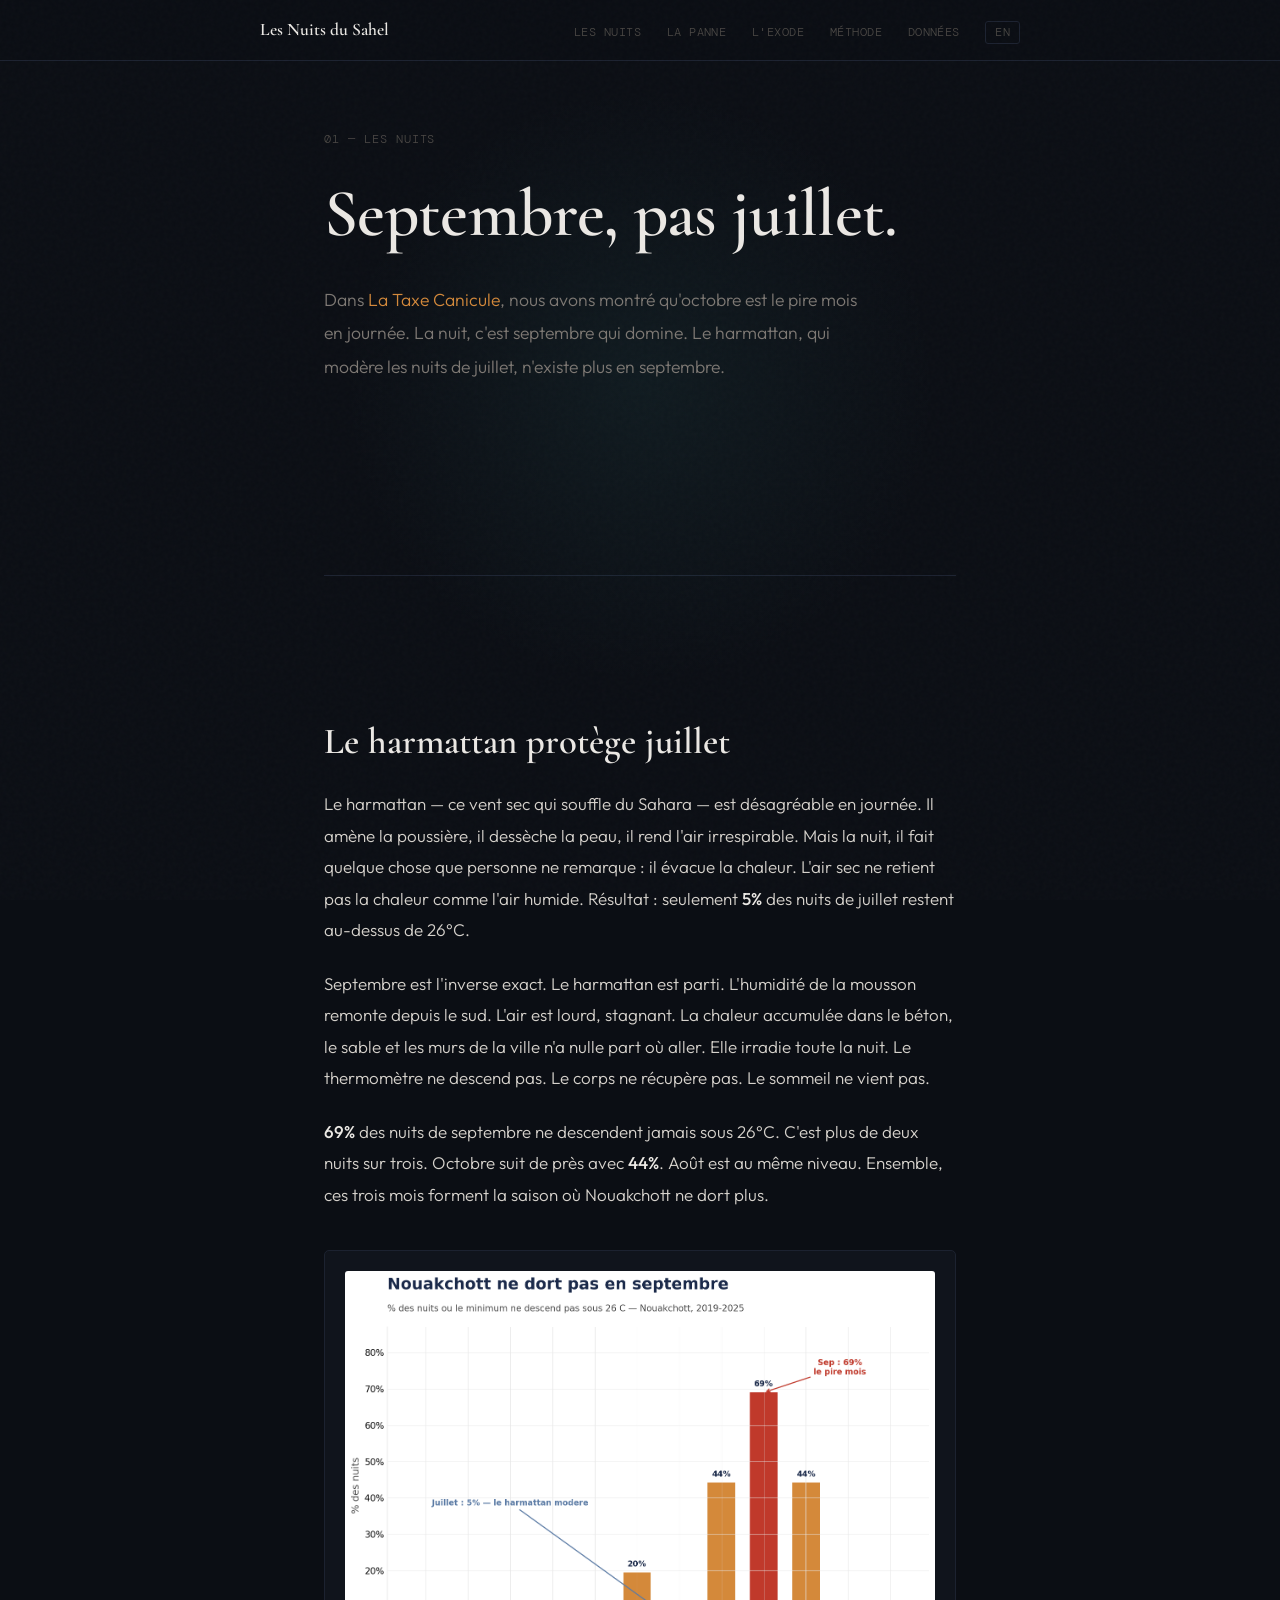
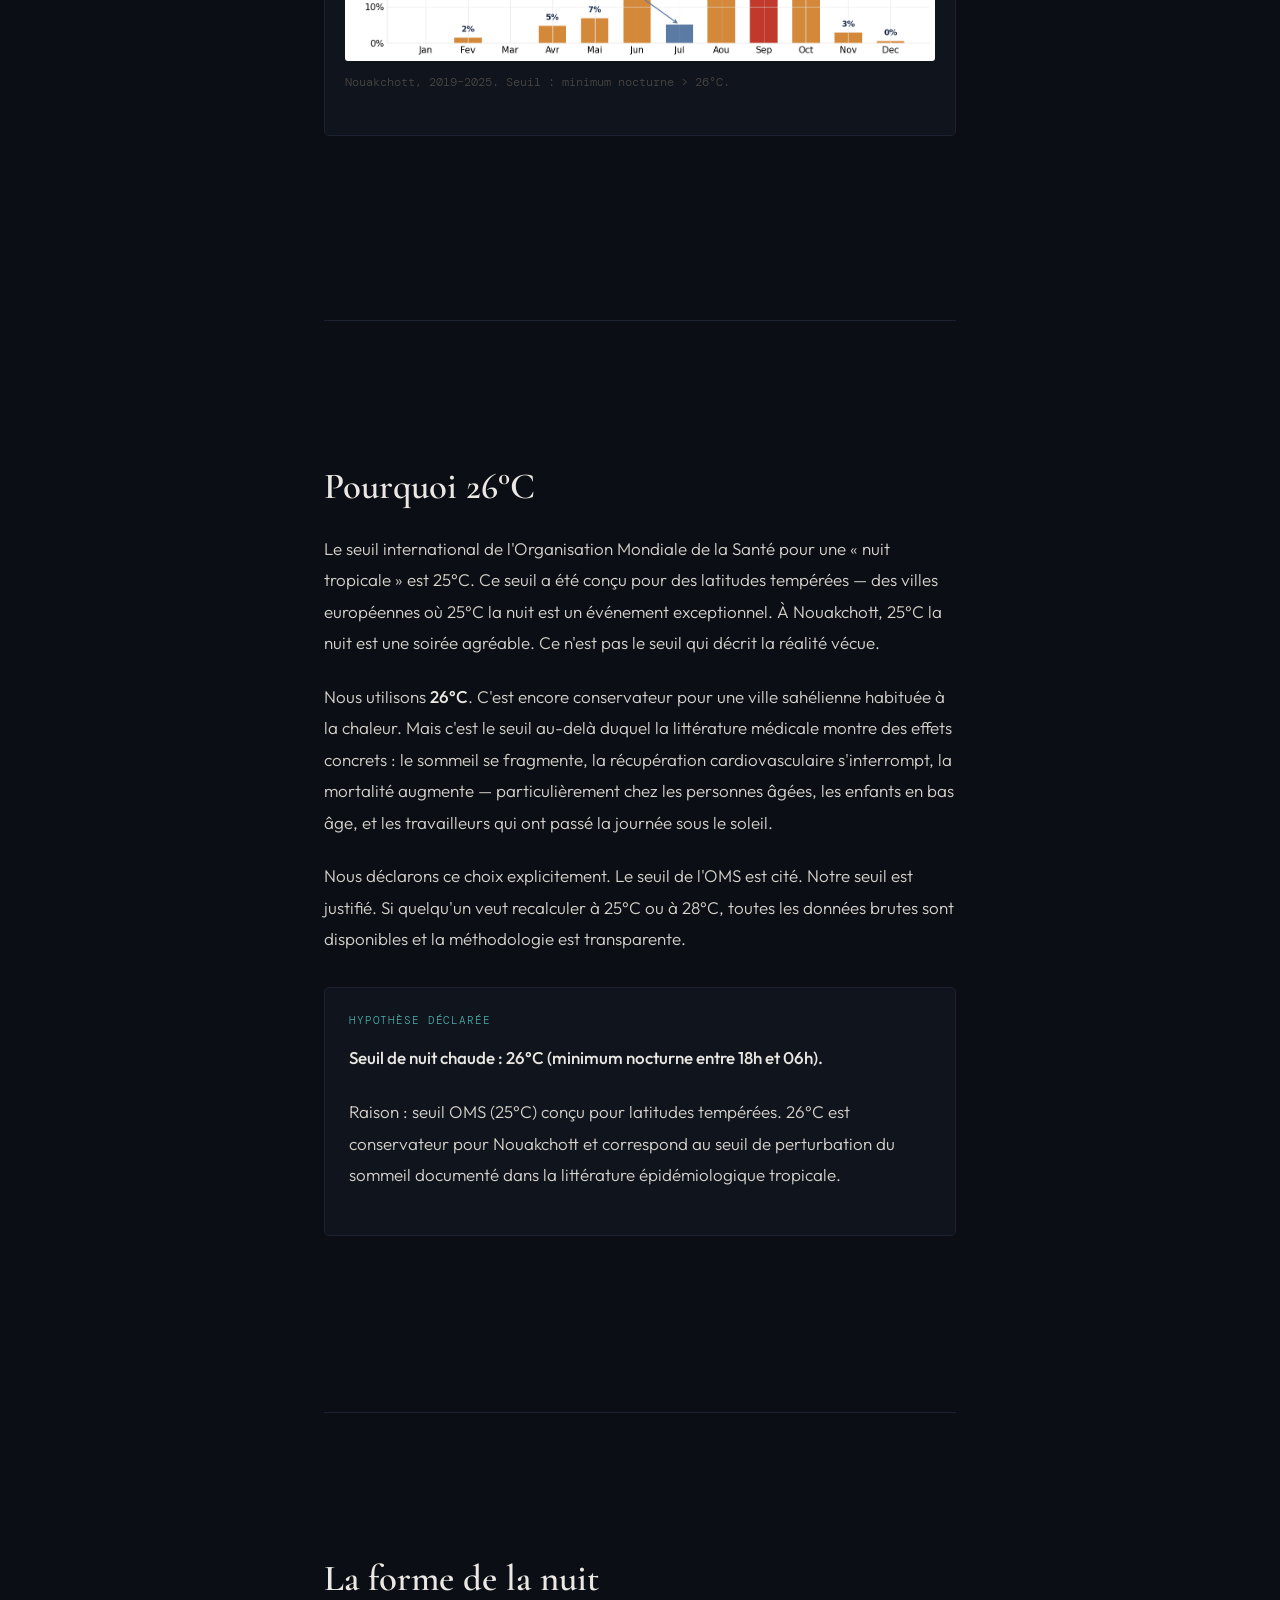
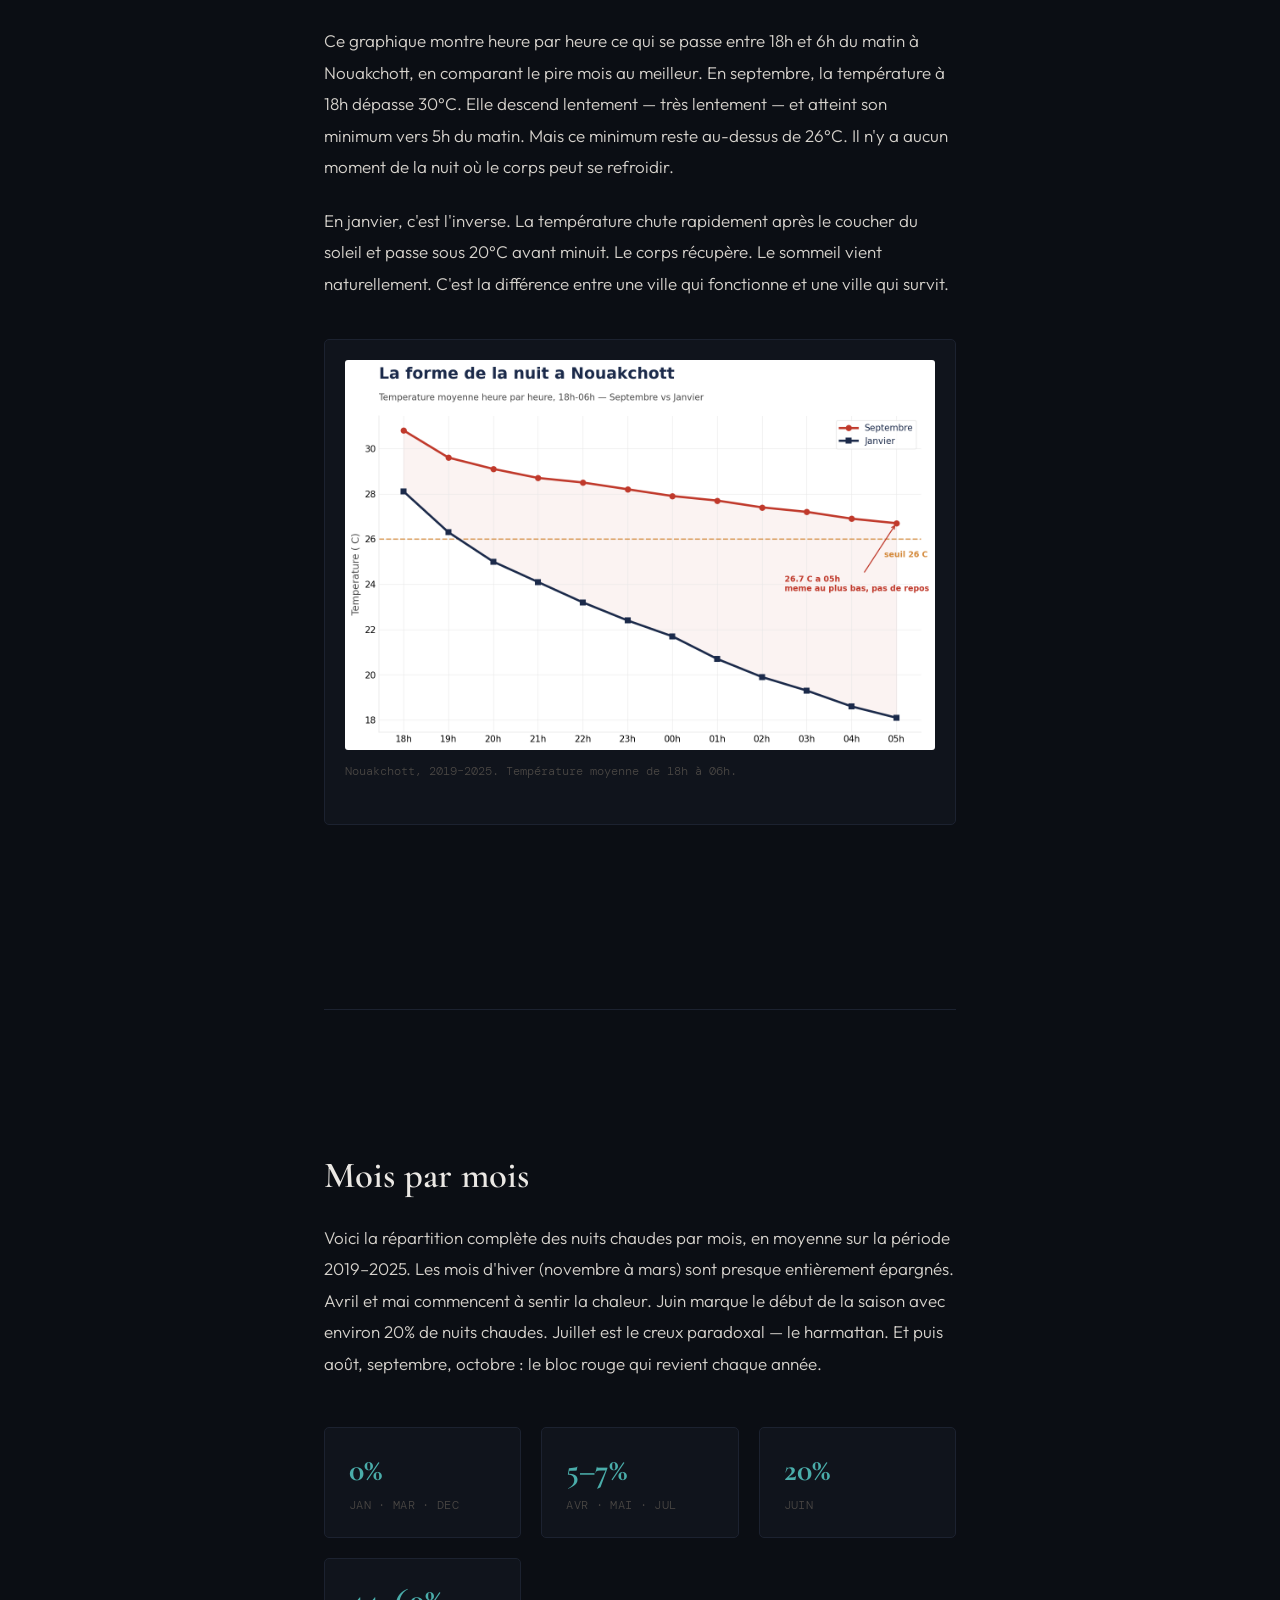
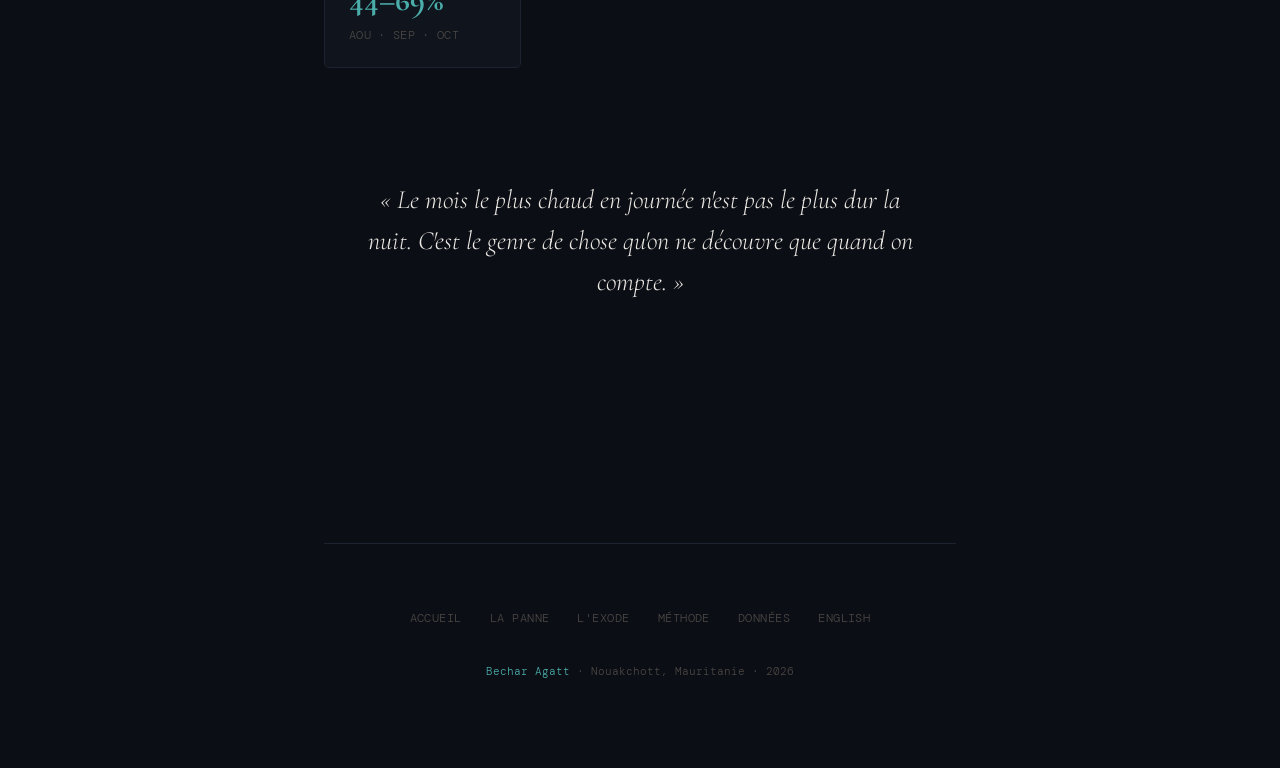
<file: site/nuits.html>
<!DOCTYPE html>
<html lang="fr">
<head>
    <meta charset="UTF-8">
    <meta name="viewport" content="width=device-width, initial-scale=1.0">
    <title>Les Nuits — Les Nuits du Sahel</title>
    <meta name="description" content="69% des nuits de septembre à Nouakchott ne descendent pas sous 26°C. Le mois le plus dur n'est pas juillet.">
    <link rel="stylesheet" href="assets/css/style.css">
</head>
<body>

<nav class="nav">
    <div class="nav-inner">
        <a href="index.html" class="nav-brand">Les Nuits du Sahel</a>
        <ul class="nav-links">
            <li><a href="nuits.html" class="active">Les Nuits</a></li>
            <li><a href="panne.html">La Panne</a></li>
            <li><a href="exode.html">L'Exode</a></li>
            <li><a href="methodology.html">Méthode</a></li>
            <li><a href="data.html">Données</a></li>
            <li><a href="en/nights.html" class="nav-lang">EN</a></li>
        </ul>
        <button class="nav-toggle" aria-label="Menu">
            <span></span><span></span><span></span>
        </button>
    </div>
</nav>

<main class="wrap">

    <section class="hero section" style="min-height: auto; padding-top: 8rem;">
        <p class="hero-eyebrow fade-up">01 — Les Nuits</p>
        <h1 class="fade-up d1">Septembre, pas juillet.</h1>
        <p class="hero-sub fade-up d2">
            Dans <a href="https://mauritan.site" target="_blank" class="amber">La Taxe Canicule</a>,
            nous avons montré qu'octobre est le pire mois en journée. La
            nuit, c'est septembre qui domine. Le harmattan, qui modère les
            nuits de juillet, n'existe plus en septembre.
        </p>
    </section>

    <section class="section">
        <h2>Le harmattan protège juillet</h2>

        <p>
            Le harmattan — ce vent sec qui souffle du Sahara — est
            désagréable en journée. Il amène la poussière, il dessèche la
            peau, il rend l'air irrespirable. Mais la nuit, il fait quelque
            chose que personne ne remarque : il évacue la chaleur.
            L'air sec ne retient pas la chaleur comme l'air humide.
            Résultat : seulement <strong>5%</strong> des nuits de juillet
            restent au-dessus de 26°C.
        </p>

        <p>
            Septembre est l'inverse exact. Le harmattan est parti. L'humidité
            de la mousson remonte depuis le sud. L'air est lourd, stagnant.
            La chaleur accumulée dans le béton, le sable et les murs de la
            ville n'a nulle part où aller. Elle irradie toute la nuit. Le
            thermomètre ne descend pas. Le corps ne récupère pas. Le sommeil
            ne vient pas.
        </p>

        <p>
            <strong>69%</strong> des nuits de septembre ne descendent jamais
            sous 26°C. C'est plus de deux nuits sur trois. Octobre suit de
            près avec <strong>44%</strong>. Août est au même niveau. Ensemble,
            ces trois mois forment la saison où Nouakchott ne dort plus.
        </p>

        <div class="chart-wrap">
            <img src="assets/charts/monthly_tropical.png"
                 alt="Pourcentage de nuits chaudes par mois — Nouakchott 2019–2025"
                 loading="lazy">
            <p class="chart-caption">
                Nouakchott, 2019–2025. Seuil : minimum nocturne > 26°C.
            </p>
        </div>
    </section>

    <section class="section">
        <h2>Pourquoi 26°C</h2>

        <p>
            Le seuil international de l'Organisation Mondiale de la Santé pour
            une « nuit tropicale » est 25°C. Ce seuil a été conçu pour des
            latitudes tempérées — des villes européennes où 25°C la nuit est
            un événement exceptionnel. À Nouakchott, 25°C la nuit est une
            soirée agréable. Ce n'est pas le seuil qui décrit la réalité
            vécue.
        </p>

        <p>
            Nous utilisons <strong>26°C</strong>. C'est encore conservateur
            pour une ville sahélienne habituée à la chaleur. Mais c'est le
            seuil au-delà duquel la littérature médicale montre des effets
            concrets : le sommeil se fragmente, la récupération
            cardiovasculaire s'interrompt, la mortalité augmente —
            particulièrement chez les personnes âgées, les enfants en bas
            âge, et les travailleurs qui ont passé la journée sous le soleil.
        </p>

        <p>
            Nous déclarons ce choix explicitement. Le seuil de l'OMS est
            cité. Notre seuil est justifié. Si quelqu'un veut recalculer à
            25°C ou à 28°C, toutes les données brutes sont disponibles
            et la méthodologie est transparente.
        </p>

        <div class="assumption">
            <p class="tag">Hypothèse déclarée</p>
            <p>
                <strong>Seuil de nuit chaude : 26°C (minimum nocturne entre 18h et 06h).</strong>
            </p>
            <p>
                Raison : seuil OMS (25°C) conçu pour latitudes tempérées.
                26°C est conservateur pour Nouakchott et correspond au seuil
                de perturbation du sommeil documenté dans la littérature
                épidémiologique tropicale.
            </p>
        </div>
    </section>

    <section class="section">
        <h2>La forme de la nuit</h2>

        <p>
            Ce graphique montre heure par heure ce qui se passe entre 18h et
            6h du matin à Nouakchott, en comparant le pire mois au meilleur.
            En septembre, la température à 18h dépasse 30°C. Elle descend
            lentement — très lentement — et atteint son minimum vers 5h du
            matin. Mais ce minimum reste au-dessus de 26°C. Il n'y a aucun
            moment de la nuit où le corps peut se refroidir.
        </p>

        <p>
            En janvier, c'est l'inverse. La température chute rapidement
            après le coucher du soleil et passe sous 20°C avant minuit.
            Le corps récupère. Le sommeil vient naturellement. C'est la
            différence entre une ville qui fonctionne et une ville qui
            survit.
        </p>

        <div class="chart-wrap">
            <img src="assets/charts/night_profile.png"
                 alt="Profil thermique nocturne — pire mois vs meilleur mois"
                 loading="lazy">
            <p class="chart-caption">
                Nouakchott, 2019–2025. Température moyenne de 18h à 06h.
            </p>
        </div>
    </section>

    <section class="section">
        <h2>Mois par mois</h2>

        <p>
            Voici la répartition complète des nuits chaudes par mois, en
            moyenne sur la période 2019–2025. Les mois d'hiver (novembre à
            mars) sont presque entièrement épargnés. Avril et mai commencent
            à sentir la chaleur. Juin marque le début de la saison avec
            environ 20% de nuits chaudes. Juillet est le creux paradoxal —
            le harmattan. Et puis août, septembre, octobre : le bloc rouge
            qui revient chaque année.
        </p>

        <div class="stat-row">
            <div class="stat-card">
                <div class="val">0%</div>
                <div class="desc">jan · mar · dec</div>
            </div>
            <div class="stat-card">
                <div class="val">5–7%</div>
                <div class="desc">avr · mai · jul</div>
            </div>
            <div class="stat-card">
                <div class="val">20%</div>
                <div class="desc">juin</div>
            </div>
            <div class="stat-card">
                <div class="val">44–69%</div>
                <div class="desc">aou · sep · oct</div>
            </div>
        </div>

        <div class="pullquote">
            <blockquote>
                « Le mois le plus chaud en journée n'est pas le plus dur la
                nuit. C'est le genre de chose qu'on ne découvre que quand on
                compte. »
            </blockquote>
        </div>
    </section>

    <footer class="footer">
        <div class="footer-links">
            <a href="index.html">Accueil</a>
            <a href="panne.html">La Panne</a>
            <a href="exode.html">L'Exode</a>
            <a href="methodology.html">Méthode</a>
            <a href="data.html">Données</a>
            <a href="en/nights.html">English</a>
        </div>
        <p class="footer-credit">
            <a href="https://github.com/agattbechar">Bechar Agatt</a>
            · Nouakchott, Mauritanie · 2026
        </p>
    </footer>
</main>

<script>
document.querySelector('.nav-toggle')?.addEventListener('click', function() {
    this.classList.toggle('active');
    document.querySelector('.nav-links').classList.toggle('open');
});
</script>

</body>
</html>
</file>
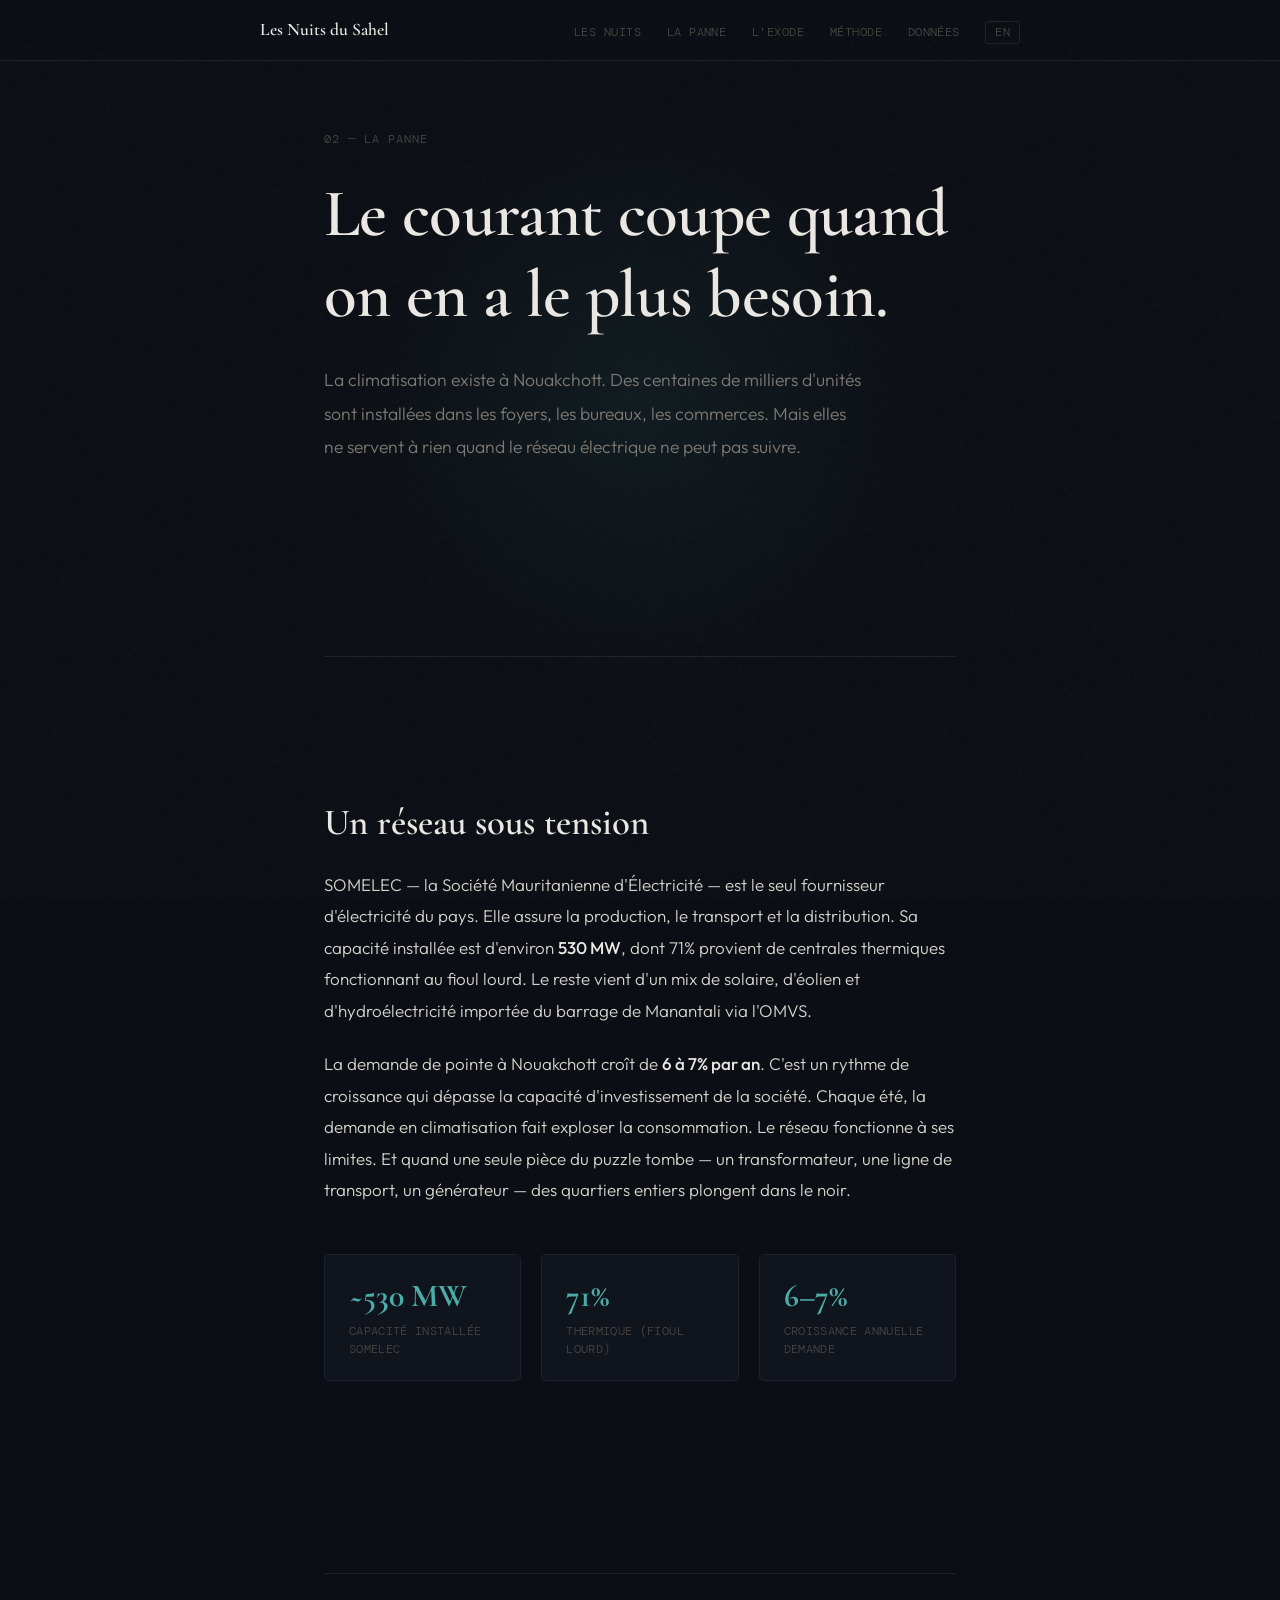
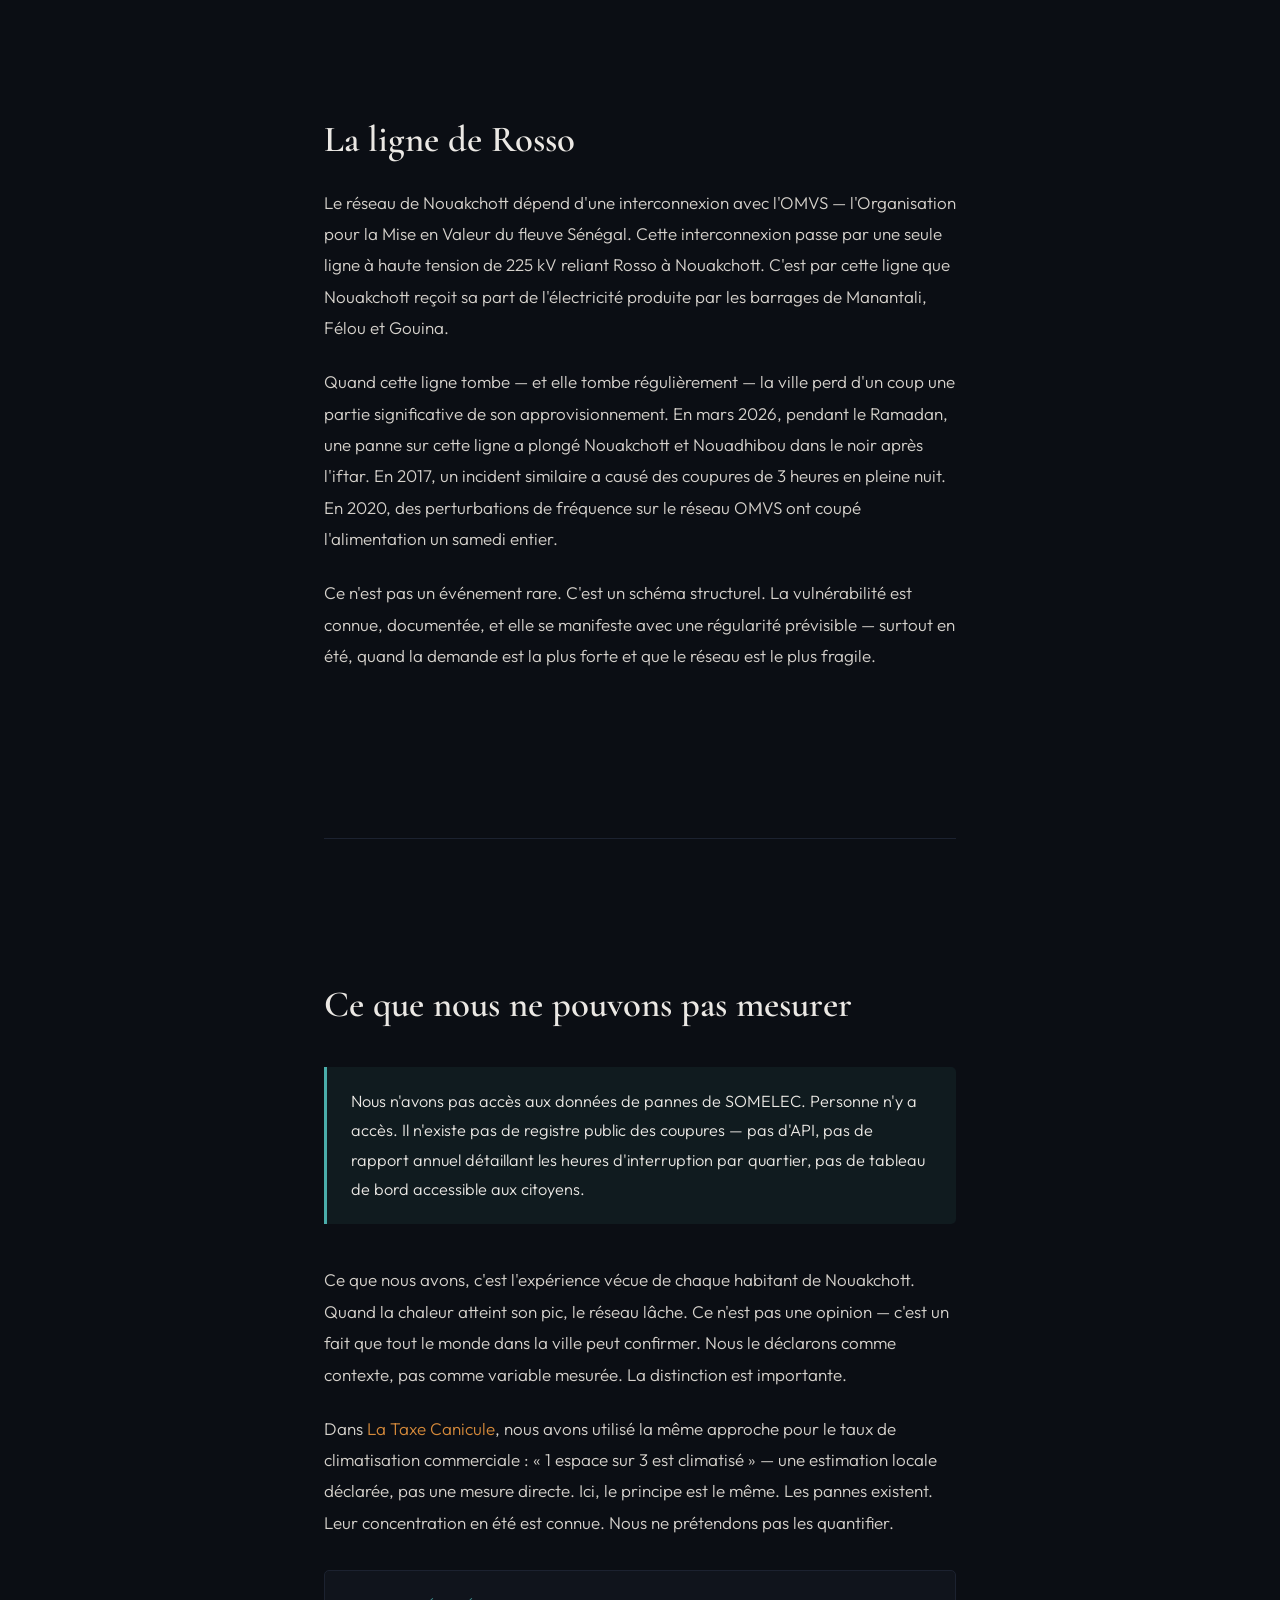
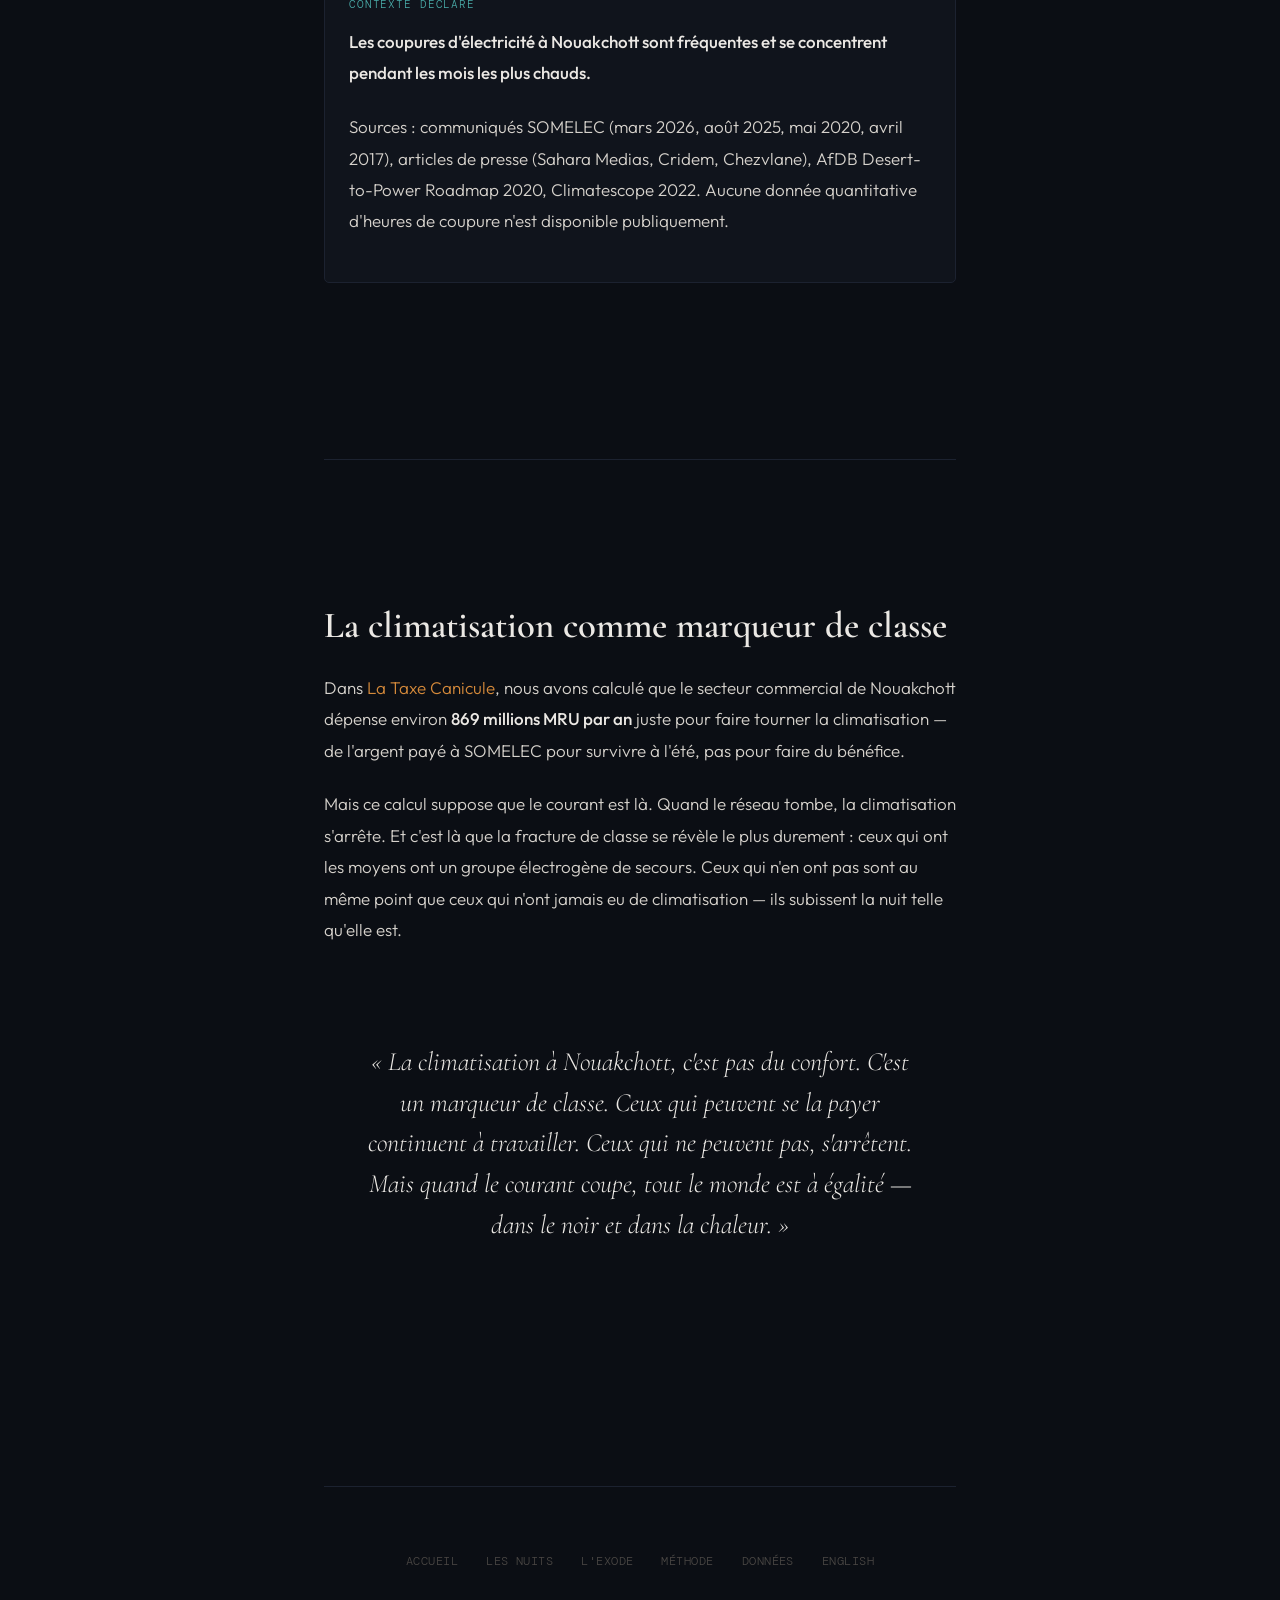
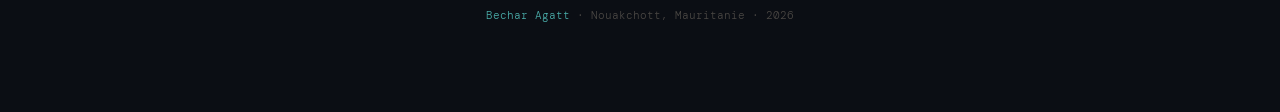
<file: site/panne.html>
<!DOCTYPE html>
<html lang="fr">
<head>
    <meta charset="UTF-8">
    <meta name="viewport" content="width=device-width, initial-scale=1.0">
    <title>La Panne — Les Nuits du Sahel</title>
    <meta name="description" content="Quand la nuit est la plus chaude, le réseau électrique de Nouakchott lâche. La climatisation ne sert à rien sans courant.">
    <link rel="stylesheet" href="assets/css/style.css">
</head>
<body>

<nav class="nav">
    <div class="nav-inner">
        <a href="index.html" class="nav-brand">Les Nuits du Sahel</a>
        <ul class="nav-links">
            <li><a href="nuits.html">Les Nuits</a></li>
            <li><a href="panne.html" class="active">La Panne</a></li>
            <li><a href="exode.html">L'Exode</a></li>
            <li><a href="methodology.html">Méthode</a></li>
            <li><a href="data.html">Données</a></li>
            <li><a href="en/blackout.html" class="nav-lang">EN</a></li>
        </ul>
        <button class="nav-toggle" aria-label="Menu">
            <span></span><span></span><span></span>
        </button>
    </div>
</nav>

<main class="wrap">

    <section class="hero section" style="min-height: auto; padding-top: 8rem;">
        <p class="hero-eyebrow fade-up">02 — La Panne</p>
        <h1 class="fade-up d1">Le courant coupe quand on en a le plus besoin.</h1>
        <p class="hero-sub fade-up d2">
            La climatisation existe à Nouakchott. Des centaines de milliers
            d'unités sont installées dans les foyers, les bureaux, les
            commerces. Mais elles ne servent à rien quand le réseau
            électrique ne peut pas suivre.
        </p>
    </section>

    <section class="section">
        <h2>Un réseau sous tension</h2>

        <p>
            SOMELEC — la Société Mauritanienne d'Électricité — est le seul
            fournisseur d'électricité du pays. Elle assure la production, le
            transport et la distribution. Sa capacité installée est d'environ
            <strong>530 MW</strong>, dont 71% provient de centrales
            thermiques fonctionnant au fioul lourd. Le reste vient d'un mix
            de solaire, d'éolien et d'hydroélectricité importée du barrage de
            Manantali via l'OMVS.
        </p>

        <p>
            La demande de pointe à Nouakchott croît de <strong>6 à 7% par
            an</strong>. C'est un rythme de croissance qui dépasse la
            capacité d'investissement de la société. Chaque été, la demande
            en climatisation fait exploser la consommation. Le réseau
            fonctionne à ses limites. Et quand une seule pièce du puzzle
            tombe — un transformateur, une ligne de transport, un générateur
            — des quartiers entiers plongent dans le noir.
        </p>

        <div class="stat-row">
            <div class="stat-card">
                <div class="val">~530 MW</div>
                <div class="desc">capacité installée somelec</div>
            </div>
            <div class="stat-card">
                <div class="val">71%</div>
                <div class="desc">thermique (fioul lourd)</div>
            </div>
            <div class="stat-card">
                <div class="val">6–7%</div>
                <div class="desc">croissance annuelle demande</div>
            </div>
        </div>
    </section>

    <section class="section">
        <h2>La ligne de Rosso</h2>

        <p>
            Le réseau de Nouakchott dépend d'une interconnexion avec l'OMVS —
            l'Organisation pour la Mise en Valeur du fleuve Sénégal. Cette
            interconnexion passe par une seule ligne à haute tension de
            225 kV reliant Rosso à Nouakchott. C'est par cette ligne que
            Nouakchott reçoit sa part de l'électricité produite par les
            barrages de Manantali, Félou et Gouina.
        </p>

        <p>
            Quand cette ligne tombe — et elle tombe régulièrement — la ville
            perd d'un coup une partie significative de son approvisionnement.
            En mars 2026, pendant le Ramadan, une panne sur cette ligne a
            plongé Nouakchott et Nouadhibou dans le noir après l'iftar. En
            2017, un incident similaire a causé des coupures de 3 heures en
            pleine nuit. En 2020, des perturbations de fréquence sur le
            réseau OMVS ont coupé l'alimentation un samedi entier.
        </p>

        <p>
            Ce n'est pas un événement rare. C'est un schéma structurel. La
            vulnérabilité est connue, documentée, et elle se manifeste avec
            une régularité prévisible — surtout en été, quand la demande est
            la plus forte et que le réseau est le plus fragile.
        </p>
    </section>

    <section class="section">
        <h2>Ce que nous ne pouvons pas mesurer</h2>

        <div class="callout">
            <p>
                Nous n'avons pas accès aux données de pannes de SOMELEC.
                Personne n'y a accès. Il n'existe pas de registre public des
                coupures — pas d'API, pas de rapport annuel détaillant les
                heures d'interruption par quartier, pas de tableau de bord
                accessible aux citoyens.
            </p>
        </div>

        <p>
            Ce que nous avons, c'est l'expérience vécue de chaque habitant de
            Nouakchott. Quand la chaleur atteint son pic, le réseau lâche.
            Ce n'est pas une opinion — c'est un fait que tout le monde dans
            la ville peut confirmer. Nous le déclarons comme contexte, pas
            comme variable mesurée. La distinction est importante.
        </p>

        <p>
            Dans <a href="https://mauritan.site" target="_blank" class="amber">La Taxe Canicule</a>,
            nous avons utilisé la même approche pour le taux de climatisation
            commerciale : « 1 espace sur 3 est climatisé » — une estimation
            locale déclarée, pas une mesure directe. Ici, le principe est le
            même. Les pannes existent. Leur concentration en été est connue.
            Nous ne prétendons pas les quantifier.
        </p>

        <div class="assumption">
            <p class="tag">Contexte déclaré</p>
            <p>
                <strong>Les coupures d'électricité à Nouakchott sont
                fréquentes et se concentrent pendant les mois les plus
                chauds.</strong>
            </p>
            <p>
                Sources : communiqués SOMELEC (mars 2026, août 2025,
                mai 2020, avril 2017), articles de presse (Sahara Medias,
                Cridem, Chezvlane), AfDB Desert-to-Power Roadmap 2020,
                Climatescope 2022. Aucune donnée quantitative d'heures
                de coupure n'est disponible publiquement.
            </p>
        </div>
    </section>

    <section class="section">
        <h2>La climatisation comme marqueur de classe</h2>

        <p>
            Dans <a href="https://mauritan.site/premium.html" target="_blank" class="amber">La Taxe Canicule</a>,
            nous avons calculé que le secteur commercial de Nouakchott
            dépense environ <strong>869 millions MRU par an</strong> juste
            pour faire tourner la climatisation — de l'argent payé à SOMELEC
            pour survivre à l'été, pas pour faire du bénéfice.
        </p>

        <p>
            Mais ce calcul suppose que le courant est là. Quand le réseau
            tombe, la climatisation s'arrête. Et c'est là que la fracture
            de classe se révèle le plus durement : ceux qui ont les moyens
            ont un groupe électrogène de secours. Ceux qui n'en ont pas
            sont au même point que ceux qui n'ont jamais eu de climatisation
            — ils subissent la nuit telle qu'elle est.
        </p>

        <div class="pullquote">
            <blockquote>
                « La climatisation à Nouakchott, c'est pas du confort.
                C'est un marqueur de classe. Ceux qui peuvent se la payer
                continuent à travailler. Ceux qui ne peuvent pas,
                s'arrêtent. Mais quand le courant coupe, tout le monde
                est à égalité — dans le noir et dans la chaleur. »
            </blockquote>
        </div>
    </section>

    <footer class="footer">
        <div class="footer-links">
            <a href="index.html">Accueil</a>
            <a href="nuits.html">Les Nuits</a>
            <a href="exode.html">L'Exode</a>
            <a href="methodology.html">Méthode</a>
            <a href="data.html">Données</a>
            <a href="en/blackout.html">English</a>
        </div>
        <p class="footer-credit">
            <a href="https://github.com/agattbechar">Bechar Agatt</a>
            · Nouakchott, Mauritanie · 2026
        </p>
    </footer>
</main>

<script>
document.querySelector('.nav-toggle')?.addEventListener('click', function() {
    this.classList.toggle('active');
    document.querySelector('.nav-links').classList.toggle('open');
});
</script>

</body>
</html>
</file>
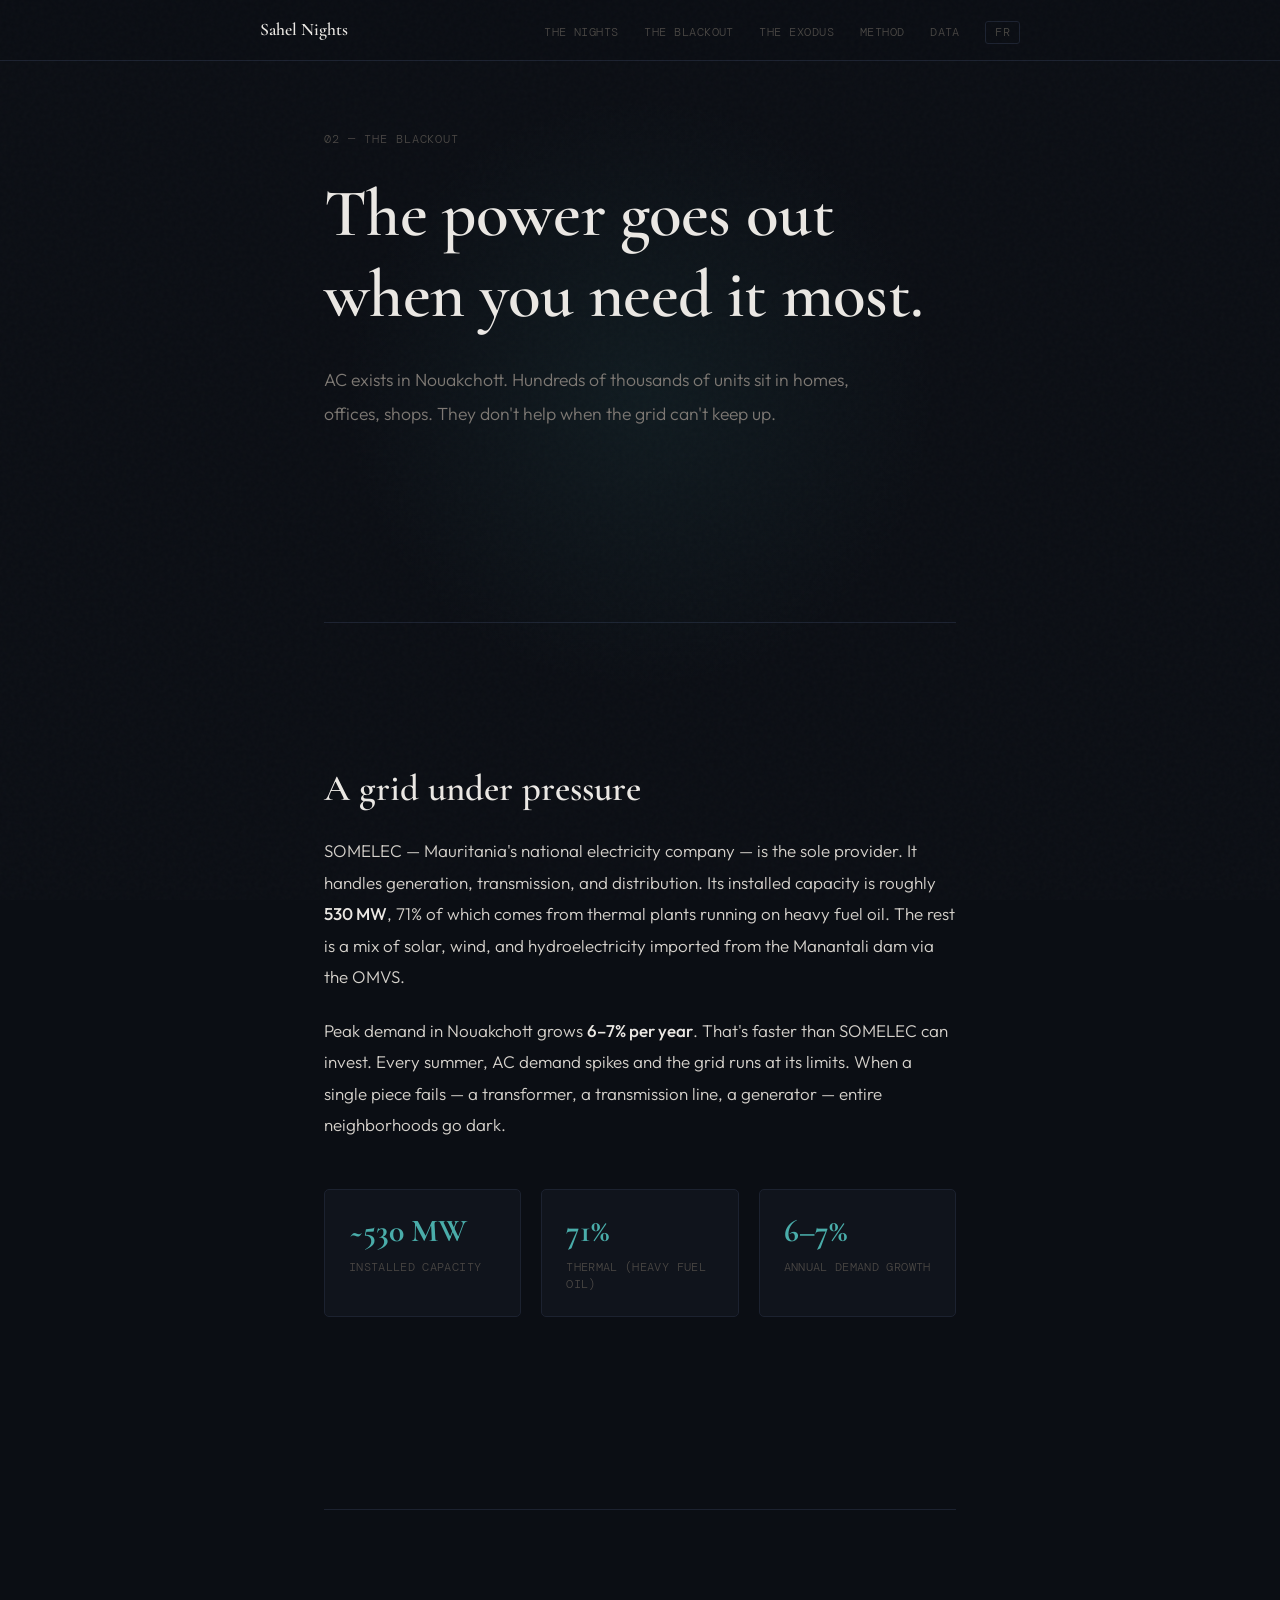
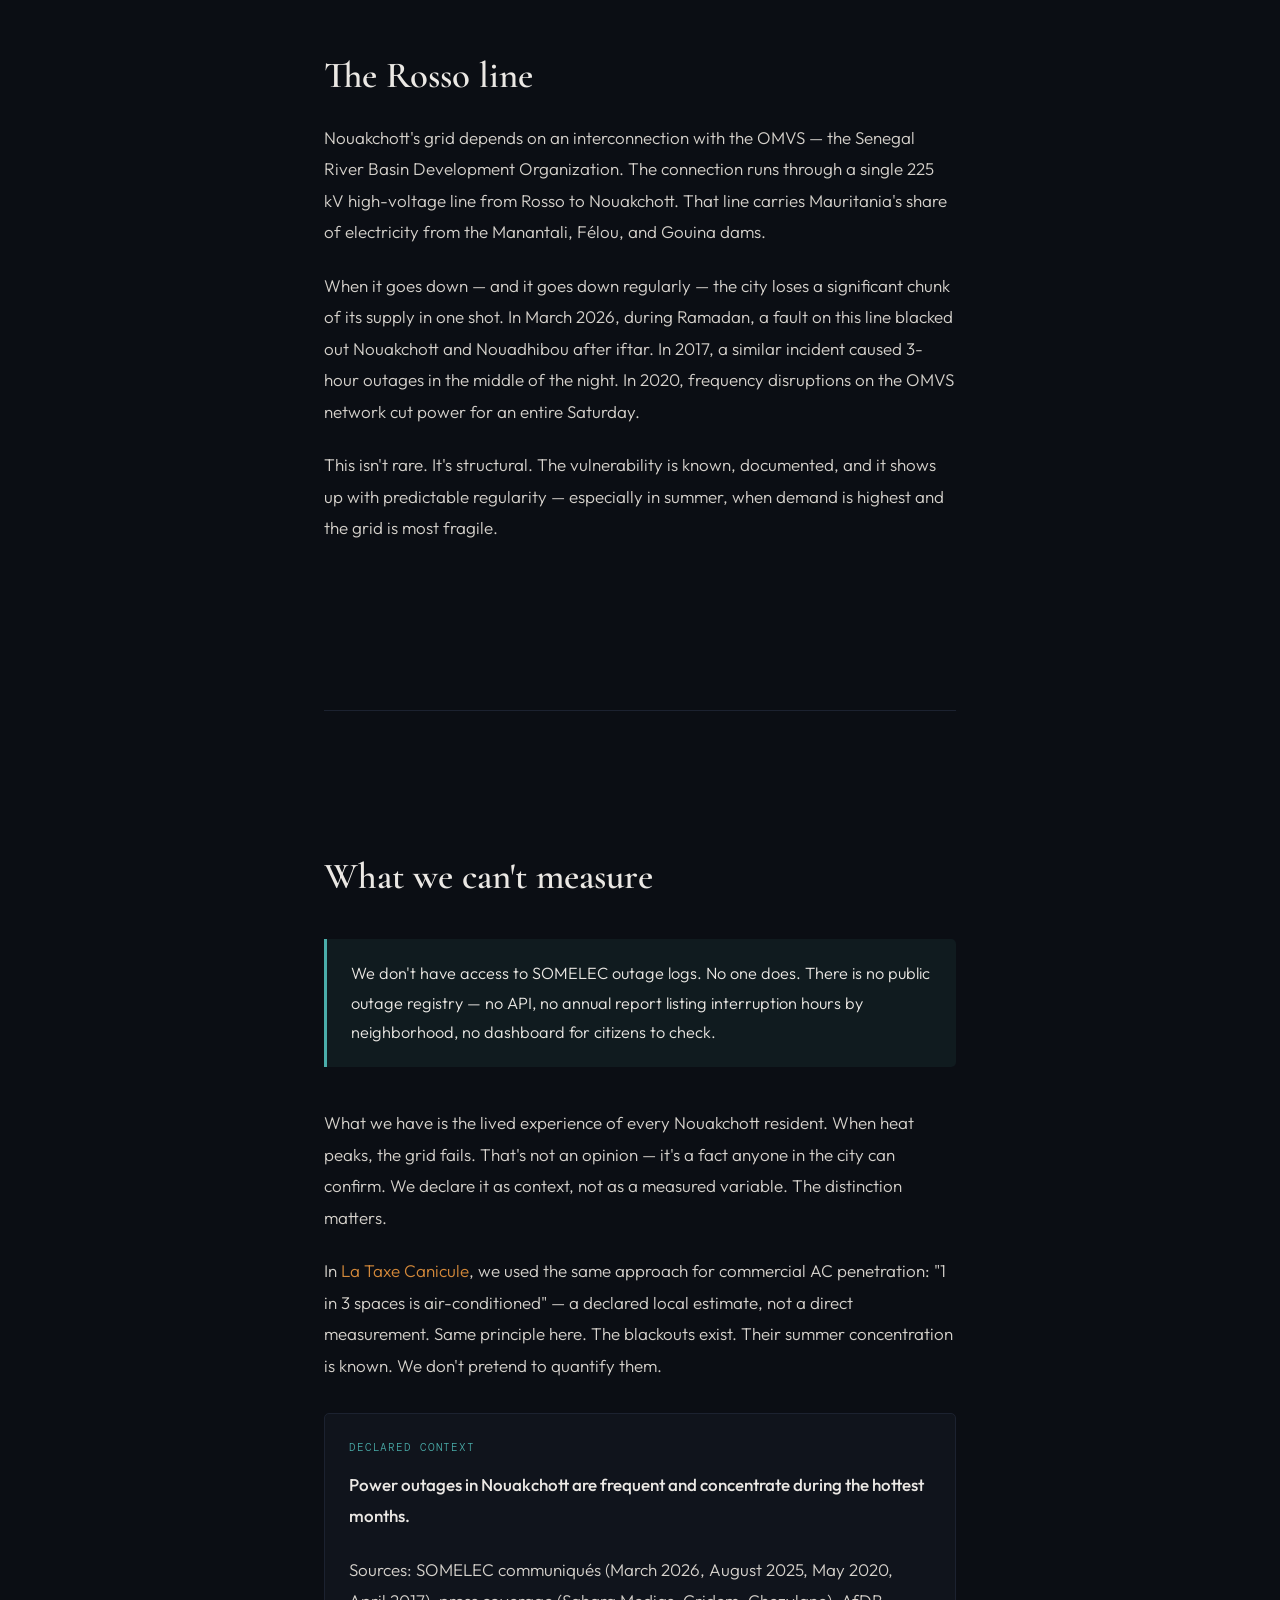
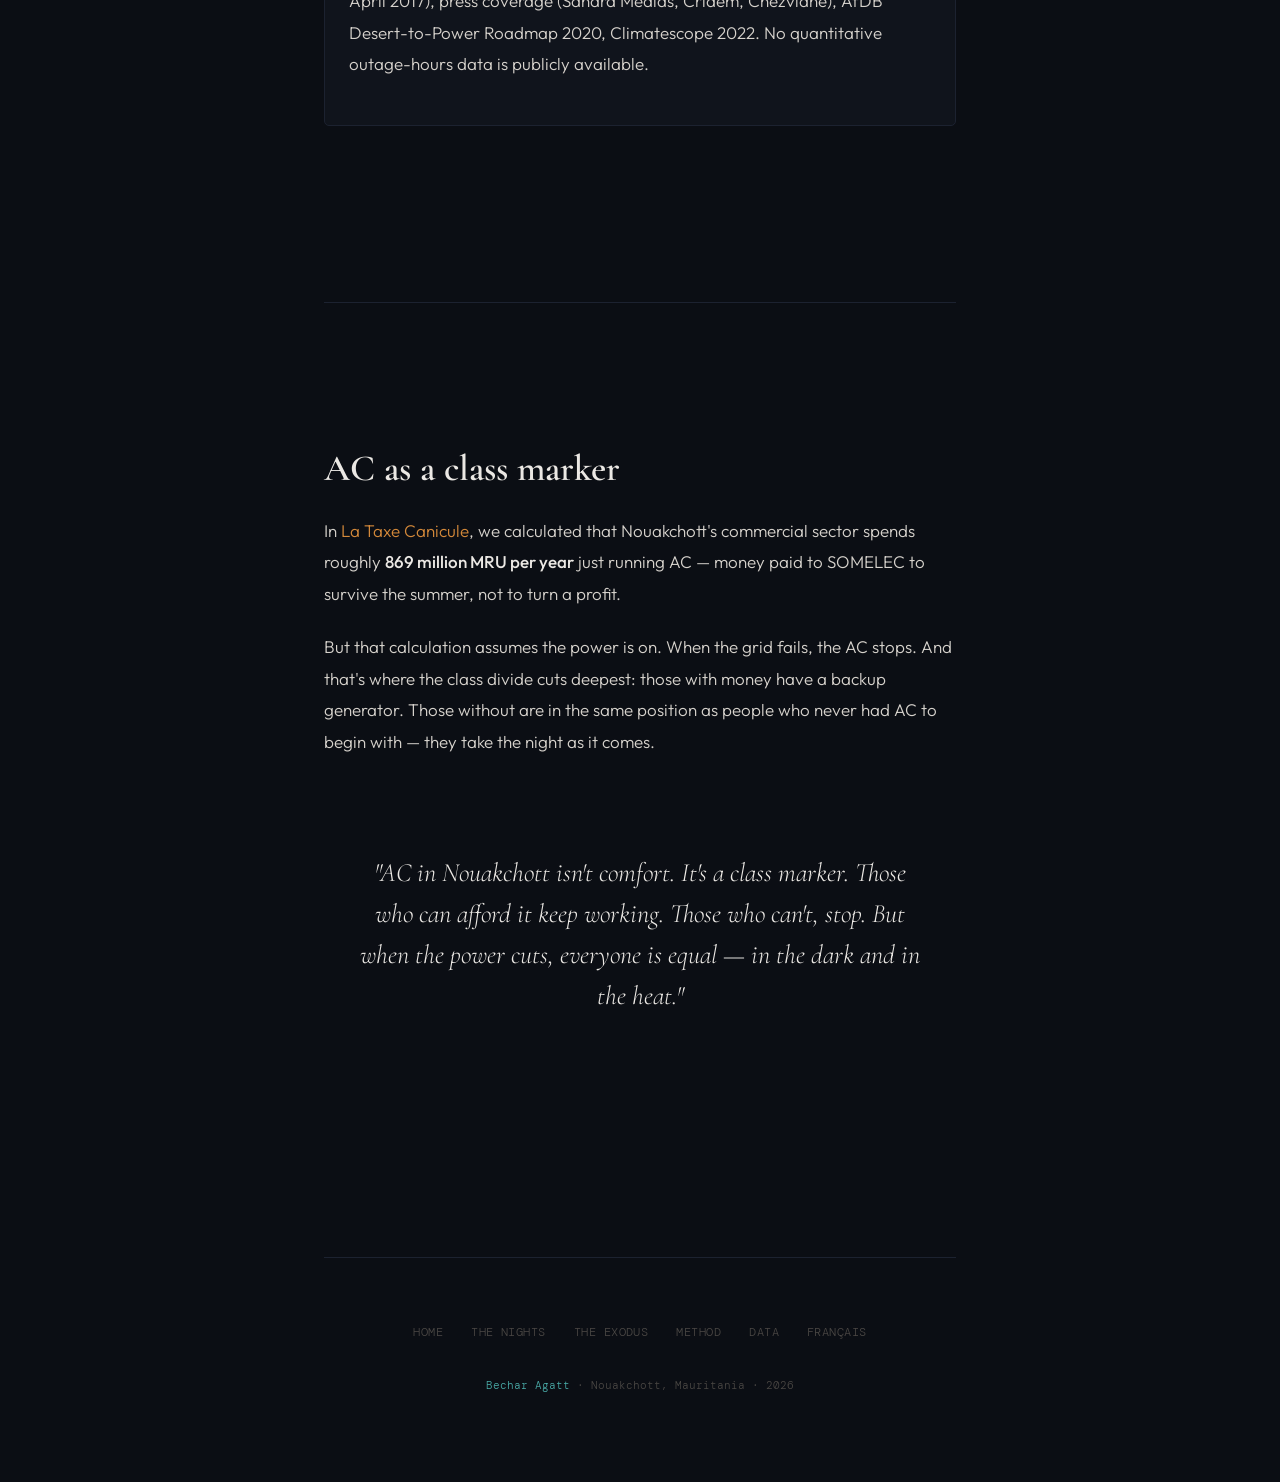
<file: site/en/blackout.html>
<!DOCTYPE html>
<html lang="en">
<head>
    <meta charset="UTF-8">
    <meta name="viewport" content="width=device-width, initial-scale=1.0">
    <title>The Blackout — Sahel Nights</title>
    <meta name="description" content="When the night is hottest, Nouakchott's power grid fails. AC is useless without electricity.">
    <link rel="stylesheet" href="../assets/css/style.css">
</head>
<body>

<nav class="nav">
    <div class="nav-inner">
        <a href="index.html" class="nav-brand">Sahel Nights</a>
        <ul class="nav-links">
            <li><a href="nights.html">The Nights</a></li>
            <li><a href="blackout.html" class="active">The Blackout</a></li>
            <li><a href="exodus.html">The Exodus</a></li>
            <li><a href="methodology.html">Method</a></li>
            <li><a href="data.html">Data</a></li>
            <li><a href="../panne.html" class="nav-lang">FR</a></li>
        </ul>
        <button class="nav-toggle" aria-label="Menu">
            <span></span><span></span><span></span>
        </button>
    </div>
</nav>

<main class="wrap">

    <section class="hero section" style="min-height: auto; padding-top: 8rem;">
        <p class="hero-eyebrow fade-up">02 — The Blackout</p>
        <h1 class="fade-up d1">The power goes out when you need it most.</h1>
        <p class="hero-sub fade-up d2">
            AC exists in Nouakchott. Hundreds of thousands of units sit in
            homes, offices, shops. They don't help when the grid can't
            keep up.
        </p>
    </section>

    <section class="section">
        <h2>A grid under pressure</h2>

        <p>
            SOMELEC — Mauritania's national electricity company — is the
            sole provider. It handles generation, transmission, and
            distribution. Its installed capacity is roughly
            <strong>530 MW</strong>, 71% of which comes from thermal plants
            running on heavy fuel oil. The rest is a mix of solar, wind,
            and hydroelectricity imported from the Manantali dam via the
            OMVS.
        </p>

        <p>
            Peak demand in Nouakchott grows <strong>6–7% per year</strong>.
            That's faster than SOMELEC can invest. Every summer, AC demand
            spikes and the grid runs at its limits. When a single piece
            fails — a transformer, a transmission line, a generator —
            entire neighborhoods go dark.
        </p>

        <div class="stat-row">
            <div class="stat-card">
                <div class="val">~530 MW</div>
                <div class="desc">installed capacity</div>
            </div>
            <div class="stat-card">
                <div class="val">71%</div>
                <div class="desc">thermal (heavy fuel oil)</div>
            </div>
            <div class="stat-card">
                <div class="val">6–7%</div>
                <div class="desc">annual demand growth</div>
            </div>
        </div>
    </section>

    <section class="section">
        <h2>The Rosso line</h2>

        <p>
            Nouakchott's grid depends on an interconnection with the OMVS —
            the Senegal River Basin Development Organization. The connection
            runs through a single 225 kV high-voltage line from Rosso to
            Nouakchott. That line carries Mauritania's share of electricity
            from the Manantali, Félou, and Gouina dams.
        </p>

        <p>
            When it goes down — and it goes down regularly — the city loses
            a significant chunk of its supply in one shot. In March 2026,
            during Ramadan, a fault on this line blacked out Nouakchott and
            Nouadhibou after iftar. In 2017, a similar incident caused
            3-hour outages in the middle of the night. In 2020, frequency
            disruptions on the OMVS network cut power for an entire
            Saturday.
        </p>

        <p>
            This isn't rare. It's structural. The vulnerability is known,
            documented, and it shows up with predictable regularity —
            especially in summer, when demand is highest and the grid is
            most fragile.
        </p>
    </section>

    <section class="section">
        <h2>What we can't measure</h2>

        <div class="callout">
            <p>
                We don't have access to SOMELEC outage logs. No one does.
                There is no public outage registry — no API, no annual
                report listing interruption hours by neighborhood, no
                dashboard for citizens to check.
            </p>
        </div>

        <p>
            What we have is the lived experience of every Nouakchott
            resident. When heat peaks, the grid fails. That's not an
            opinion — it's a fact anyone in the city can confirm. We declare
            it as context, not as a measured variable. The distinction
            matters.
        </p>

        <p>
            In <a href="https://mauritan.site/en/" target="_blank" class="amber">La Taxe Canicule</a>,
            we used the same approach for commercial AC penetration:
            "1 in 3 spaces is air-conditioned" — a declared local estimate,
            not a direct measurement. Same principle here. The blackouts
            exist. Their summer concentration is known. We don't pretend
            to quantify them.
        </p>

        <div class="assumption">
            <p class="tag">Declared context</p>
            <p>
                <strong>Power outages in Nouakchott are frequent and
                concentrate during the hottest months.</strong>
            </p>
            <p>
                Sources: SOMELEC communiqués (March 2026, August 2025,
                May 2020, April 2017), press coverage (Sahara Medias,
                Cridem, Chezvlane), AfDB Desert-to-Power Roadmap 2020,
                Climatescope 2022. No quantitative outage-hours data is
                publicly available.
            </p>
        </div>
    </section>

    <section class="section">
        <h2>AC as a class marker</h2>

        <p>
            In <a href="https://mauritan.site/en/premium.html" target="_blank" class="amber">La Taxe Canicule</a>,
            we calculated that Nouakchott's commercial sector spends roughly
            <strong>869 million MRU per year</strong> just running AC —
            money paid to SOMELEC to survive the summer, not to turn a
            profit.
        </p>

        <p>
            But that calculation assumes the power is on. When the grid
            fails, the AC stops. And that's where the class divide cuts
            deepest: those with money have a backup generator. Those without
            are in the same position as people who never had AC to begin
            with — they take the night as it comes.
        </p>

        <div class="pullquote">
            <blockquote>
                "AC in Nouakchott isn't comfort. It's a class marker. Those
                who can afford it keep working. Those who can't, stop. But
                when the power cuts, everyone is equal — in the dark and
                in the heat."
            </blockquote>
        </div>
    </section>

    <footer class="footer">
        <div class="footer-links">
            <a href="index.html">Home</a>
            <a href="nights.html">The Nights</a>
            <a href="exodus.html">The Exodus</a>
            <a href="methodology.html">Method</a>
            <a href="data.html">Data</a>
            <a href="../panne.html">Français</a>
        </div>
        <p class="footer-credit">
            <a href="https://github.com/agattbechar">Bechar Agatt</a>
            · Nouakchott, Mauritania · 2026
        </p>
    </footer>
</main>

<script>
document.querySelector('.nav-toggle')?.addEventListener('click', function() {
    this.classList.toggle('active');
    document.querySelector('.nav-links').classList.toggle('open');
});
</script>

</body>
</html>
</file>
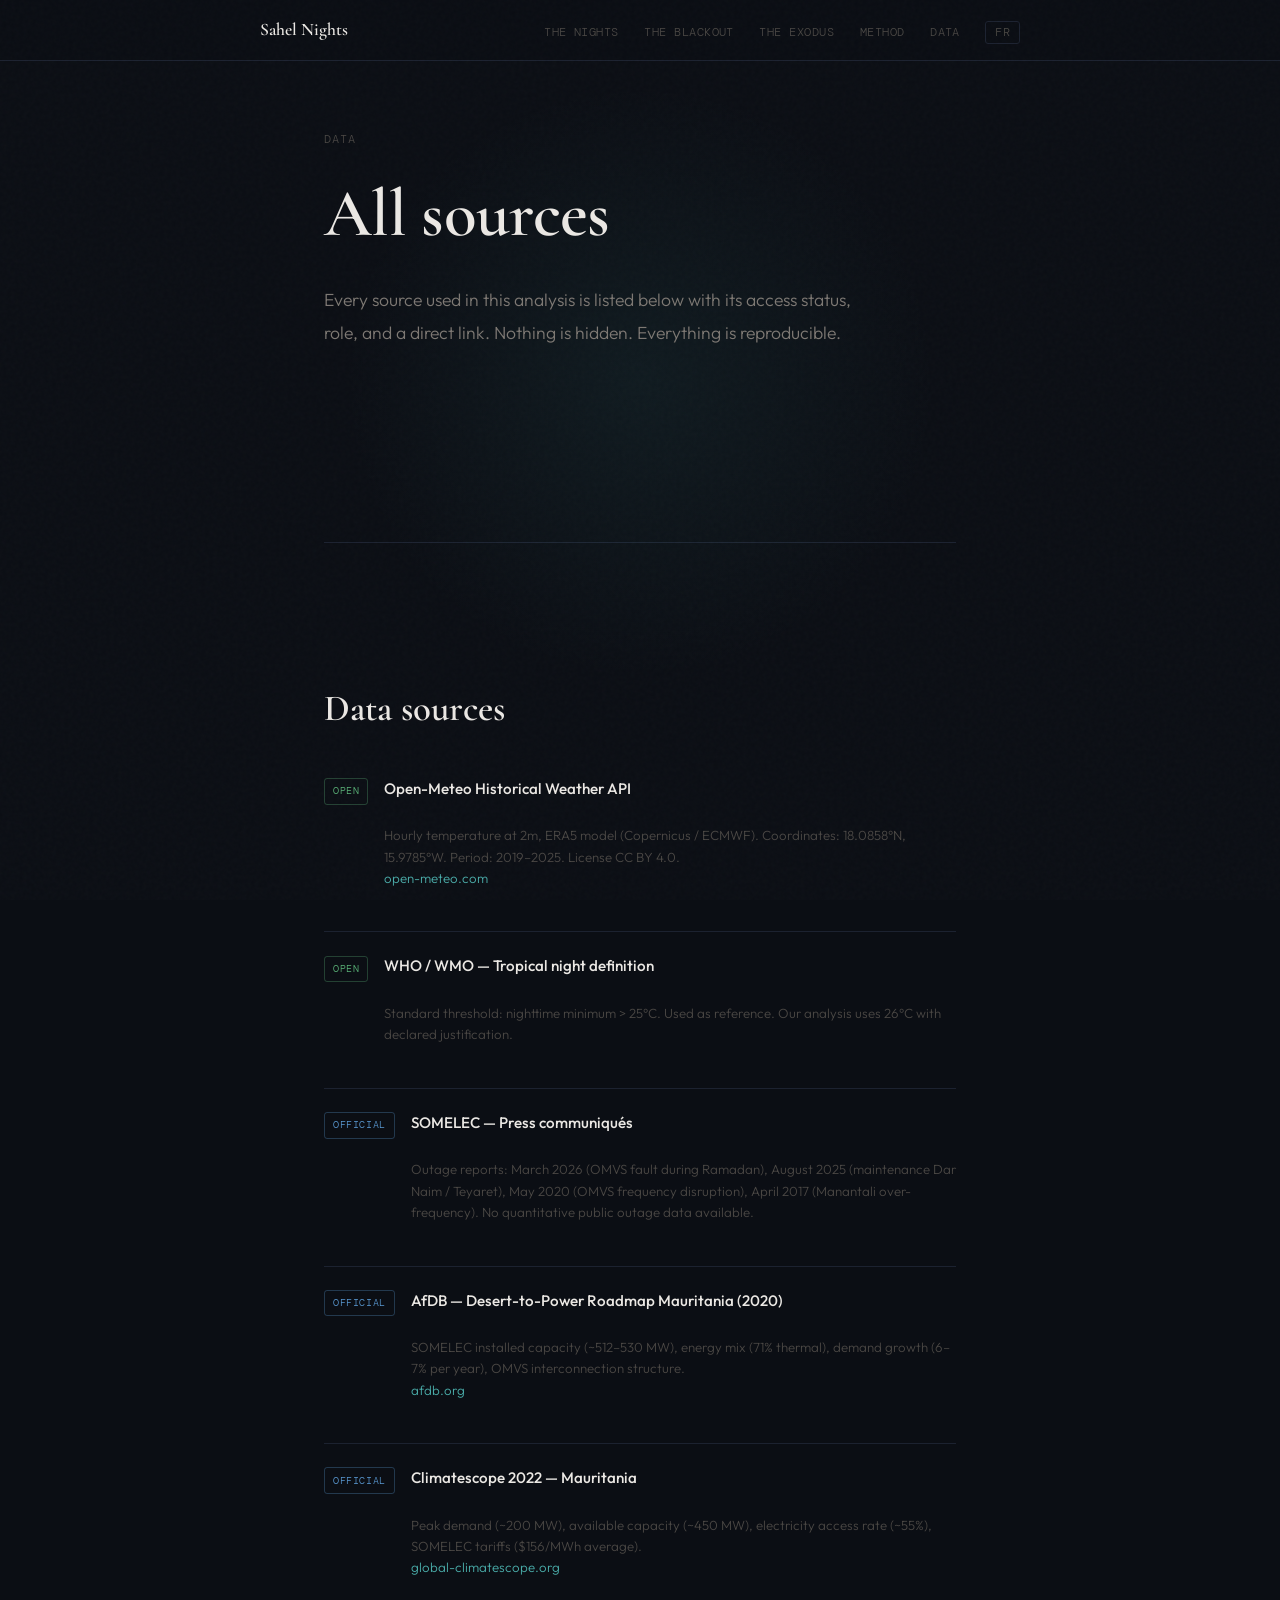
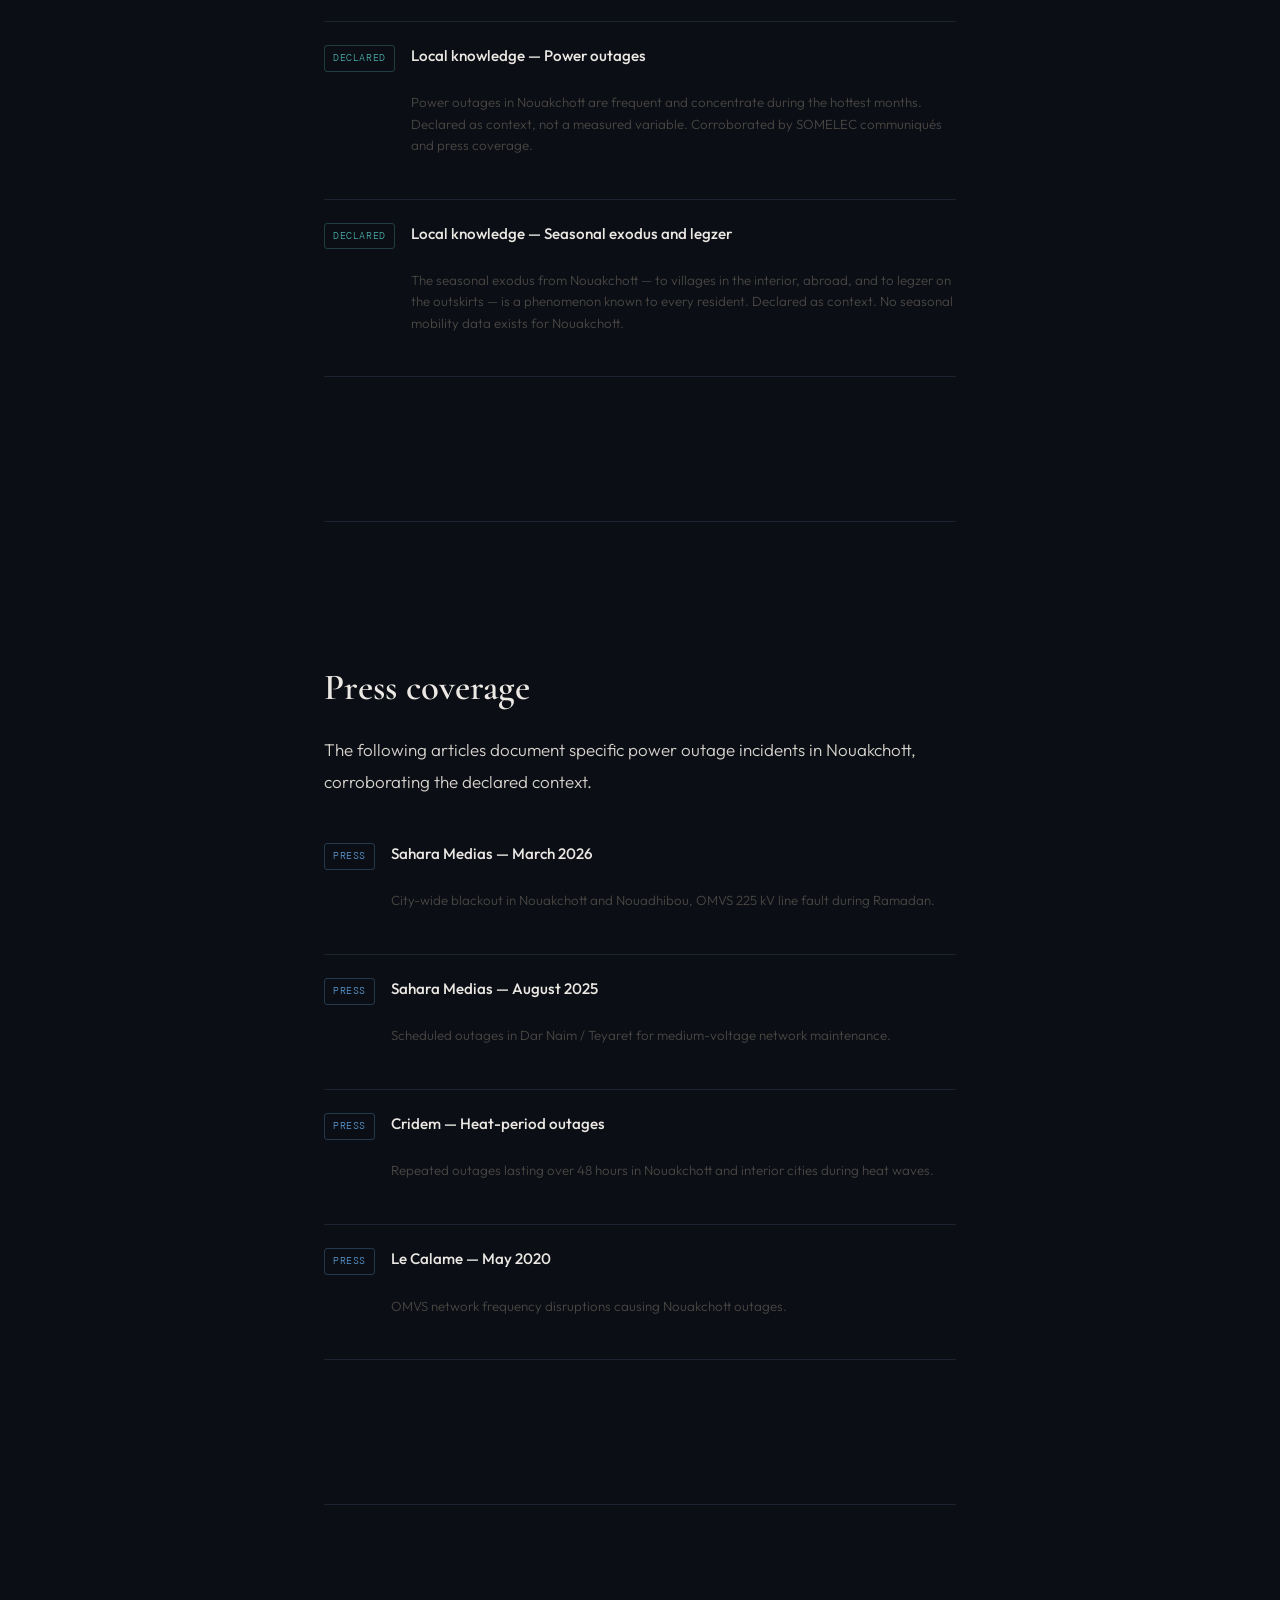
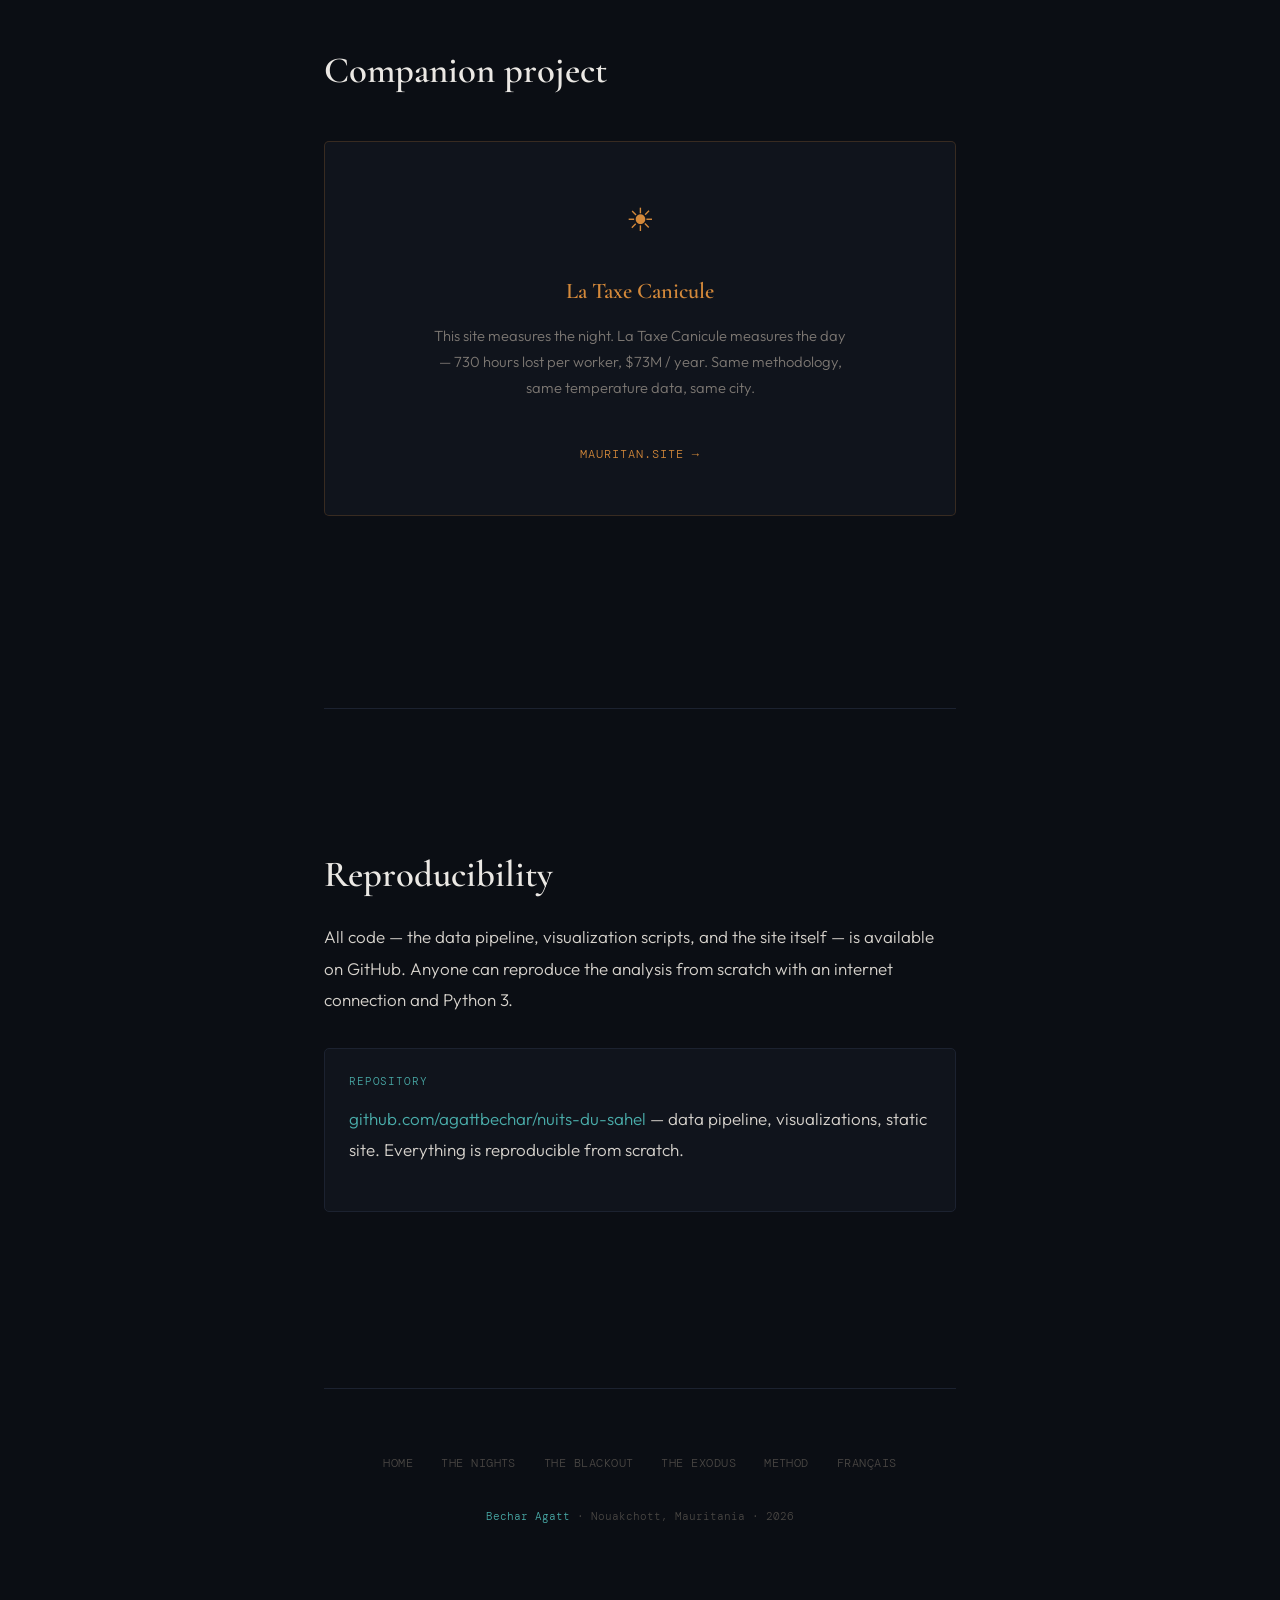
<file: site/en/data.html>
<!DOCTYPE html>
<html lang="en">
<head>
    <meta charset="UTF-8">
    <meta name="viewport" content="width=device-width, initial-scale=1.0">
    <title>Data — Sahel Nights</title>
    <meta name="description" content="Every source used in this analysis, with access status and role.">
    <link rel="stylesheet" href="../assets/css/style.css">
</head>
<body>

<nav class="nav">
    <div class="nav-inner">
        <a href="index.html" class="nav-brand">Sahel Nights</a>
        <ul class="nav-links">
            <li><a href="nights.html">The Nights</a></li>
            <li><a href="blackout.html">The Blackout</a></li>
            <li><a href="exodus.html">The Exodus</a></li>
            <li><a href="methodology.html">Method</a></li>
            <li><a href="data.html" class="active">Data</a></li>
            <li><a href="../data.html" class="nav-lang">FR</a></li>
        </ul>
        <button class="nav-toggle" aria-label="Menu">
            <span></span><span></span><span></span>
        </button>
    </div>
</nav>

<main class="wrap">

    <section class="hero section" style="min-height: auto; padding-top: 8rem;">
        <p class="hero-eyebrow fade-up">Data</p>
        <h1 class="fade-up d1">All sources</h1>
        <p class="hero-sub fade-up d2">
            Every source used in this analysis is listed below with its
            access status, role, and a direct link. Nothing is hidden.
            Everything is reproducible.
        </p>
    </section>

    <section class="section">
        <h2>Data sources</h2>

        <ul class="source-list">
            <li class="source-item">
                <span class="source-badge open">Open</span>
                <div>
                    <p class="source-name">Open-Meteo Historical Weather API</p>
                    <p class="source-desc">
                        Hourly temperature at 2m, ERA5 model (Copernicus /
                        ECMWF). Coordinates: 18.0858°N, 15.9785°W. Period:
                        2019–2025. License CC BY 4.0.<br>
                        <a href="https://open-meteo.com/en/docs/historical-weather-api" target="_blank">open-meteo.com</a>
                    </p>
                </div>
            </li>

            <li class="source-item">
                <span class="source-badge open">Open</span>
                <div>
                    <p class="source-name">WHO / WMO — Tropical night definition</p>
                    <p class="source-desc">
                        Standard threshold: nighttime minimum > 25°C. Used as
                        reference. Our analysis uses 26°C with declared
                        justification.
                    </p>
                </div>
            </li>

            <li class="source-item">
                <span class="source-badge official">Official</span>
                <div>
                    <p class="source-name">SOMELEC — Press communiqués</p>
                    <p class="source-desc">
                        Outage reports: March 2026 (OMVS fault during
                        Ramadan), August 2025 (maintenance Dar Naim /
                        Teyaret), May 2020 (OMVS frequency disruption),
                        April 2017 (Manantali over-frequency). No
                        quantitative public outage data available.
                    </p>
                </div>
            </li>

            <li class="source-item">
                <span class="source-badge official">Official</span>
                <div>
                    <p class="source-name">AfDB — Desert-to-Power Roadmap Mauritania (2020)</p>
                    <p class="source-desc">
                        SOMELEC installed capacity (~512–530 MW), energy mix
                        (71% thermal), demand growth (6–7% per year), OMVS
                        interconnection structure.<br>
                        <a href="https://www.afdb.org/sites/default/files/2024/08/23/desert-to-power_dtp_mauritania_roadmap_en_oct2020.pdf" target="_blank">afdb.org</a>
                    </p>
                </div>
            </li>

            <li class="source-item">
                <span class="source-badge official">Official</span>
                <div>
                    <p class="source-name">Climatescope 2022 — Mauritania</p>
                    <p class="source-desc">
                        Peak demand (~200 MW), available capacity (~450 MW),
                        electricity access rate (~55%), SOMELEC tariffs
                        ($156/MWh average).<br>
                        <a href="https://2022.global-climatescope.org/markets/mr/" target="_blank">global-climatescope.org</a>
                    </p>
                </div>
            </li>

            <li class="source-item">
                <span class="source-badge declared">Declared</span>
                <div>
                    <p class="source-name">Local knowledge — Power outages</p>
                    <p class="source-desc">
                        Power outages in Nouakchott are frequent and
                        concentrate during the hottest months. Declared as
                        context, not a measured variable. Corroborated by
                        SOMELEC communiqués and press coverage.
                    </p>
                </div>
            </li>

            <li class="source-item">
                <span class="source-badge declared">Declared</span>
                <div>
                    <p class="source-name">Local knowledge — Seasonal exodus and legzer</p>
                    <p class="source-desc">
                        The seasonal exodus from Nouakchott — to villages in
                        the interior, abroad, and to legzer on the outskirts
                        — is a phenomenon known to every resident. Declared
                        as context. No seasonal mobility data exists for
                        Nouakchott.
                    </p>
                </div>
            </li>
        </ul>
    </section>

    <section class="section">
        <h2>Press coverage</h2>

        <p>
            The following articles document specific power outage incidents
            in Nouakchott, corroborating the declared context.
        </p>

        <ul class="source-list">
            <li class="source-item">
                <span class="source-badge official">Press</span>
                <div>
                    <p class="source-name">Sahara Medias — March 2026</p>
                    <p class="source-desc">
                        City-wide blackout in Nouakchott and Nouadhibou,
                        OMVS 225 kV line fault during Ramadan.
                    </p>
                </div>
            </li>

            <li class="source-item">
                <span class="source-badge official">Press</span>
                <div>
                    <p class="source-name">Sahara Medias — August 2025</p>
                    <p class="source-desc">
                        Scheduled outages in Dar Naim / Teyaret for
                        medium-voltage network maintenance.
                    </p>
                </div>
            </li>

            <li class="source-item">
                <span class="source-badge official">Press</span>
                <div>
                    <p class="source-name">Cridem — Heat-period outages</p>
                    <p class="source-desc">
                        Repeated outages lasting over 48 hours in Nouakchott
                        and interior cities during heat waves.
                    </p>
                </div>
            </li>

            <li class="source-item">
                <span class="source-badge official">Press</span>
                <div>
                    <p class="source-name">Le Calame — May 2020</p>
                    <p class="source-desc">
                        OMVS network frequency disruptions causing
                        Nouakchott outages.
                    </p>
                </div>
            </li>
        </ul>
    </section>

    <section class="section">
        <h2>Companion project</h2>

        <a href="https://mauritan.site/en/" class="companion amber" target="_blank" rel="noopener">
            <span class="companion-icon">☀</span>
            <p class="companion-title">La Taxe Canicule</p>
            <p class="companion-desc">
                This site measures the night. La Taxe Canicule measures the
                day — 730 hours lost per worker, $73M / year. Same
                methodology, same temperature data, same city.
            </p>
            <span class="companion-link">mauritan.site →</span>
        </a>
    </section>

    <section class="section">
        <h2>Reproducibility</h2>

        <p>
            All code — the data pipeline, visualization scripts, and the
            site itself — is available on GitHub. Anyone can reproduce the
            analysis from scratch with an internet connection and Python 3.
        </p>

        <div class="assumption">
            <p class="tag">Repository</p>
            <p>
                <a href="https://github.com/agattbechar/nuits-du-sahel" target="_blank">github.com/agattbechar/nuits-du-sahel</a>
                — data pipeline, visualizations, static site.
                Everything is reproducible from scratch.
            </p>
        </div>
    </section>

    <footer class="footer">
        <div class="footer-links">
            <a href="index.html">Home</a>
            <a href="nights.html">The Nights</a>
            <a href="blackout.html">The Blackout</a>
            <a href="exodus.html">The Exodus</a>
            <a href="methodology.html">Method</a>
            <a href="../data.html">Français</a>
        </div>
        <p class="footer-credit">
            <a href="https://github.com/agattbechar">Bechar Agatt</a>
            · Nouakchott, Mauritania · 2026
        </p>
    </footer>
</main>

<script>
document.querySelector('.nav-toggle')?.addEventListener('click', function() {
    this.classList.toggle('active');
    document.querySelector('.nav-links').classList.toggle('open');
});
</script>

</body>
</html>
</file>
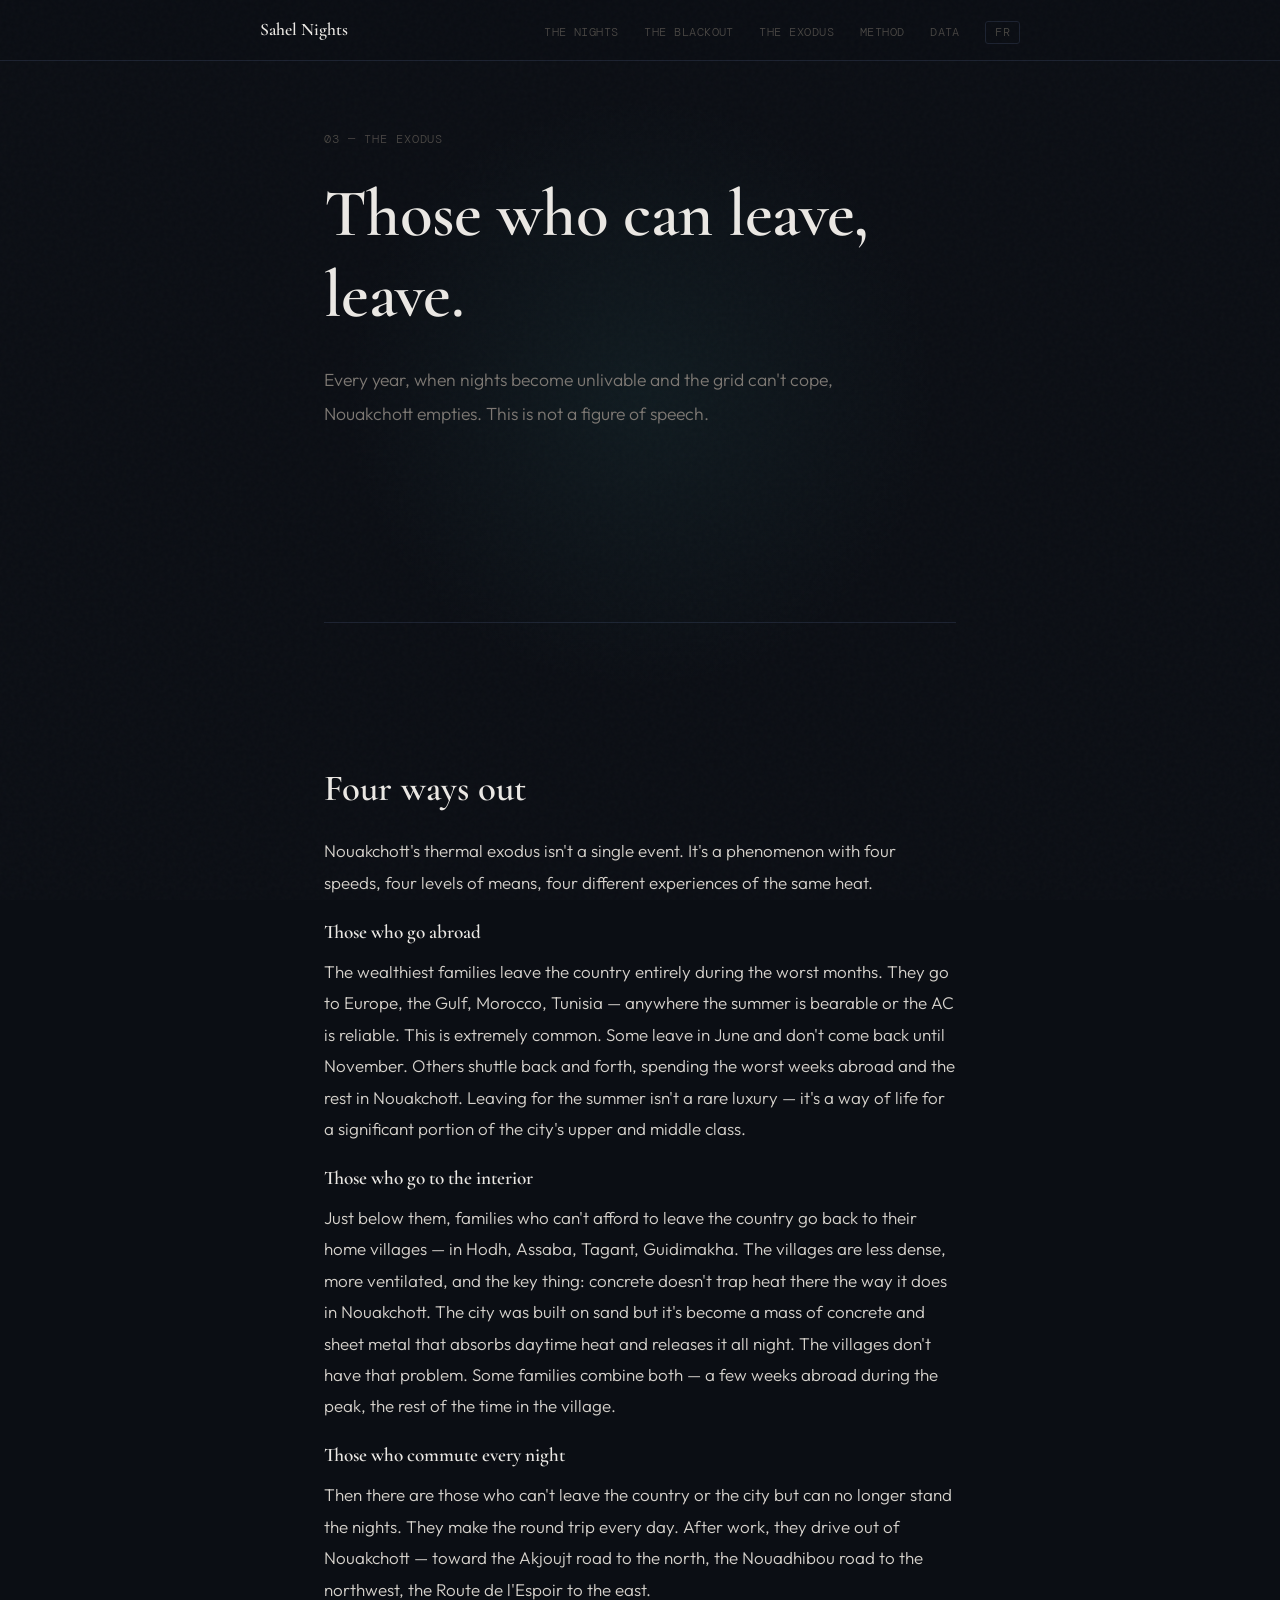
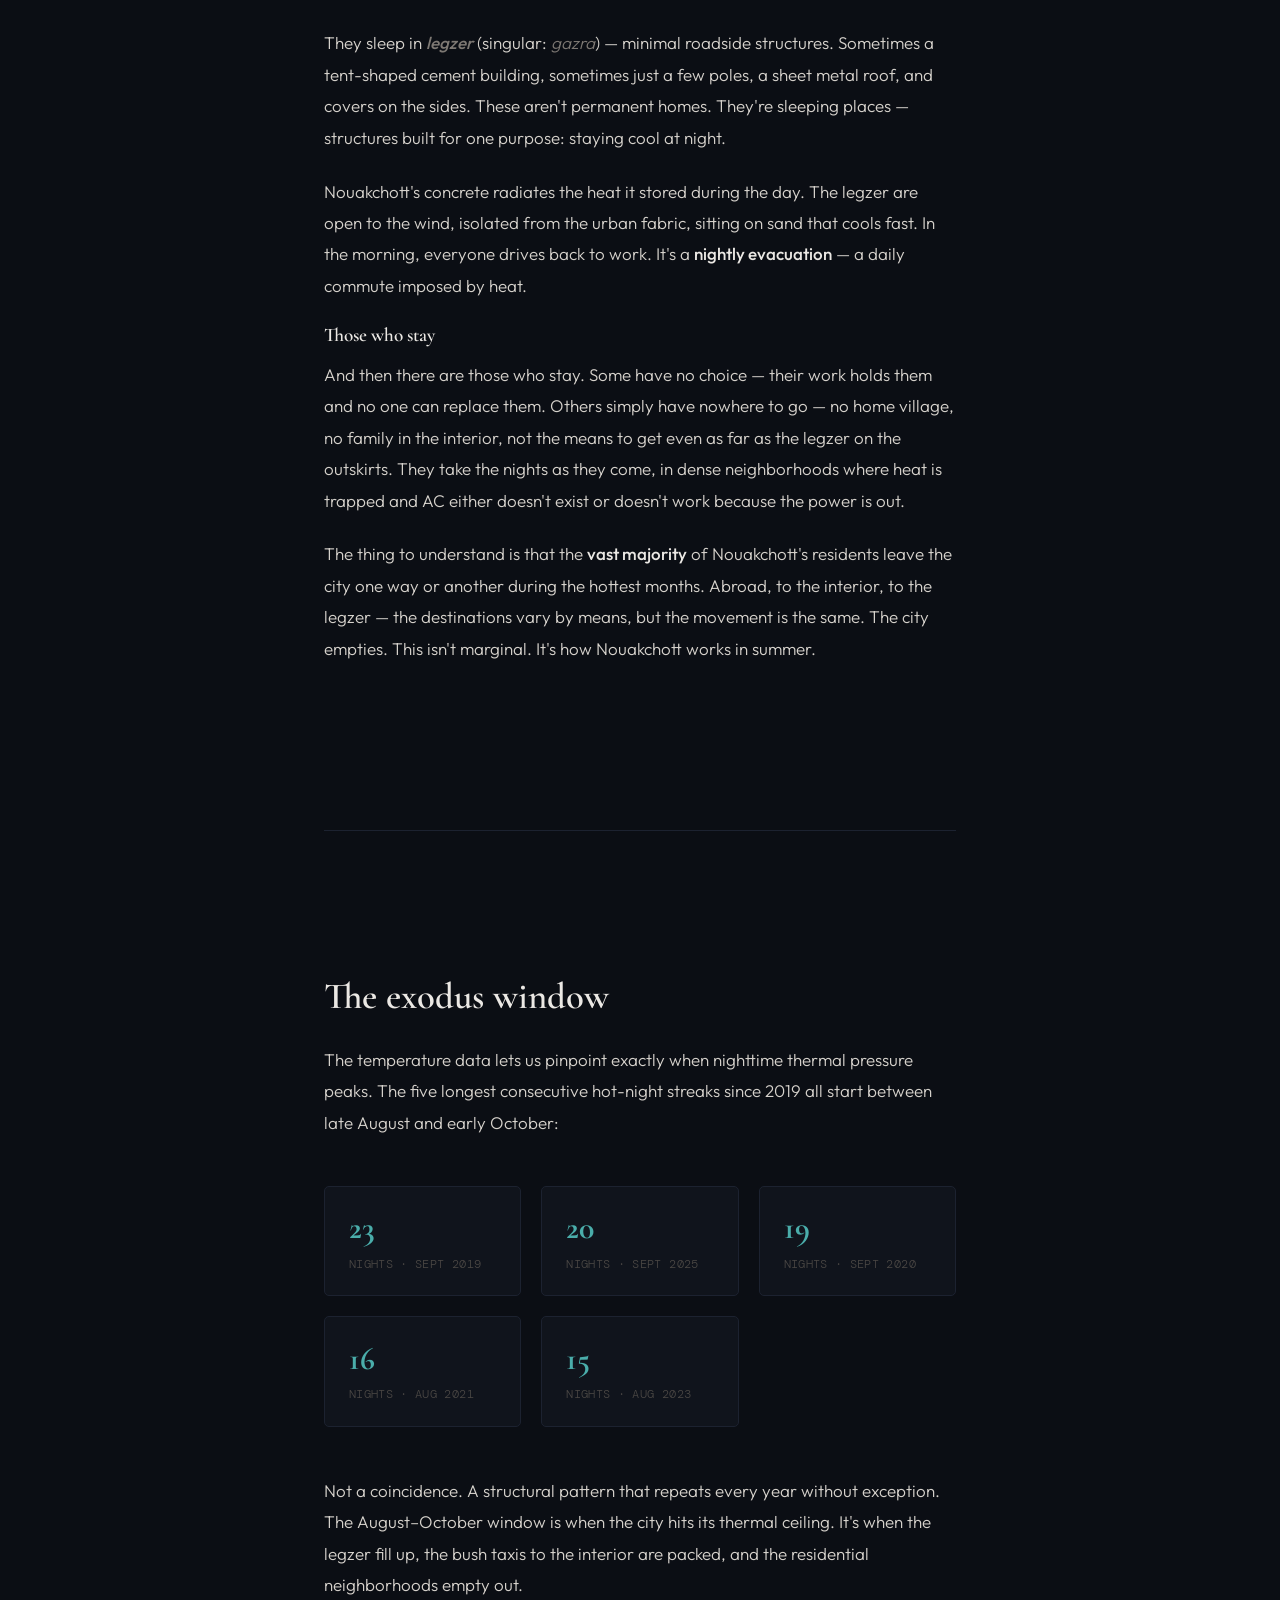
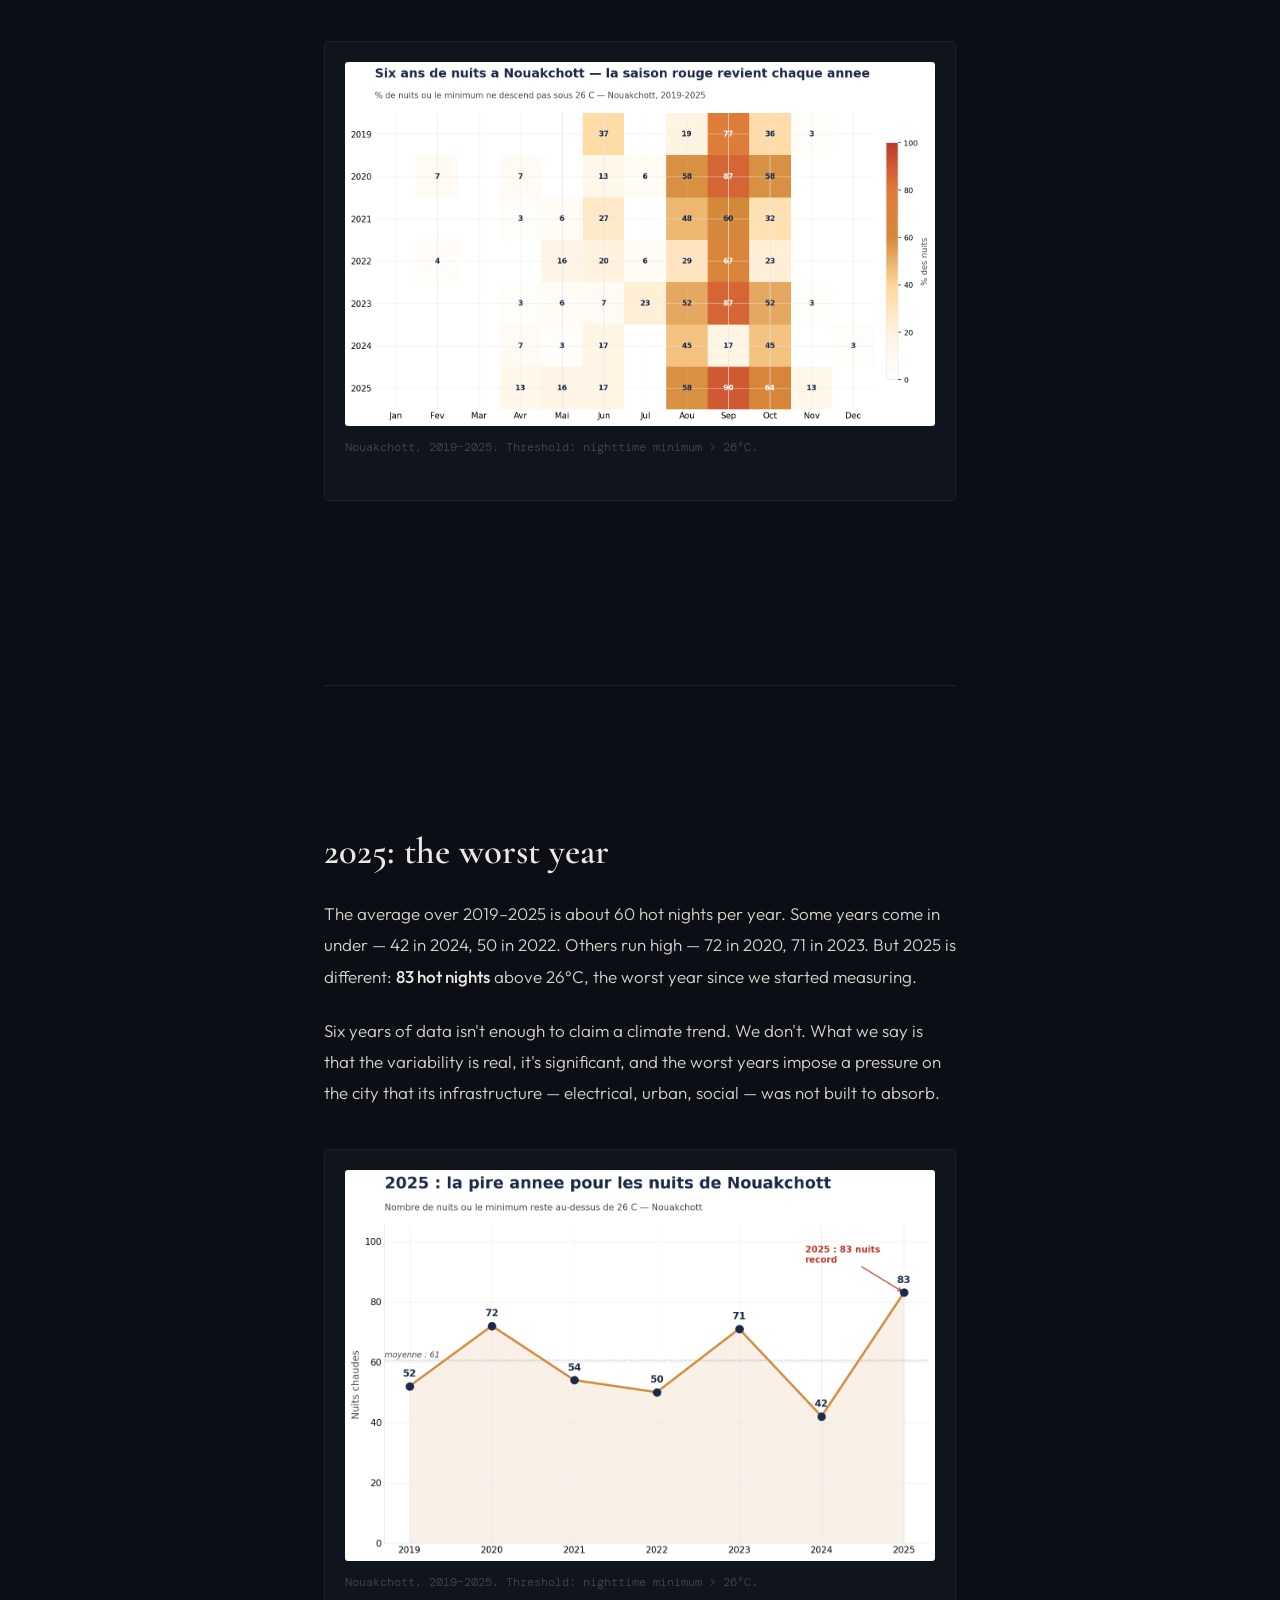
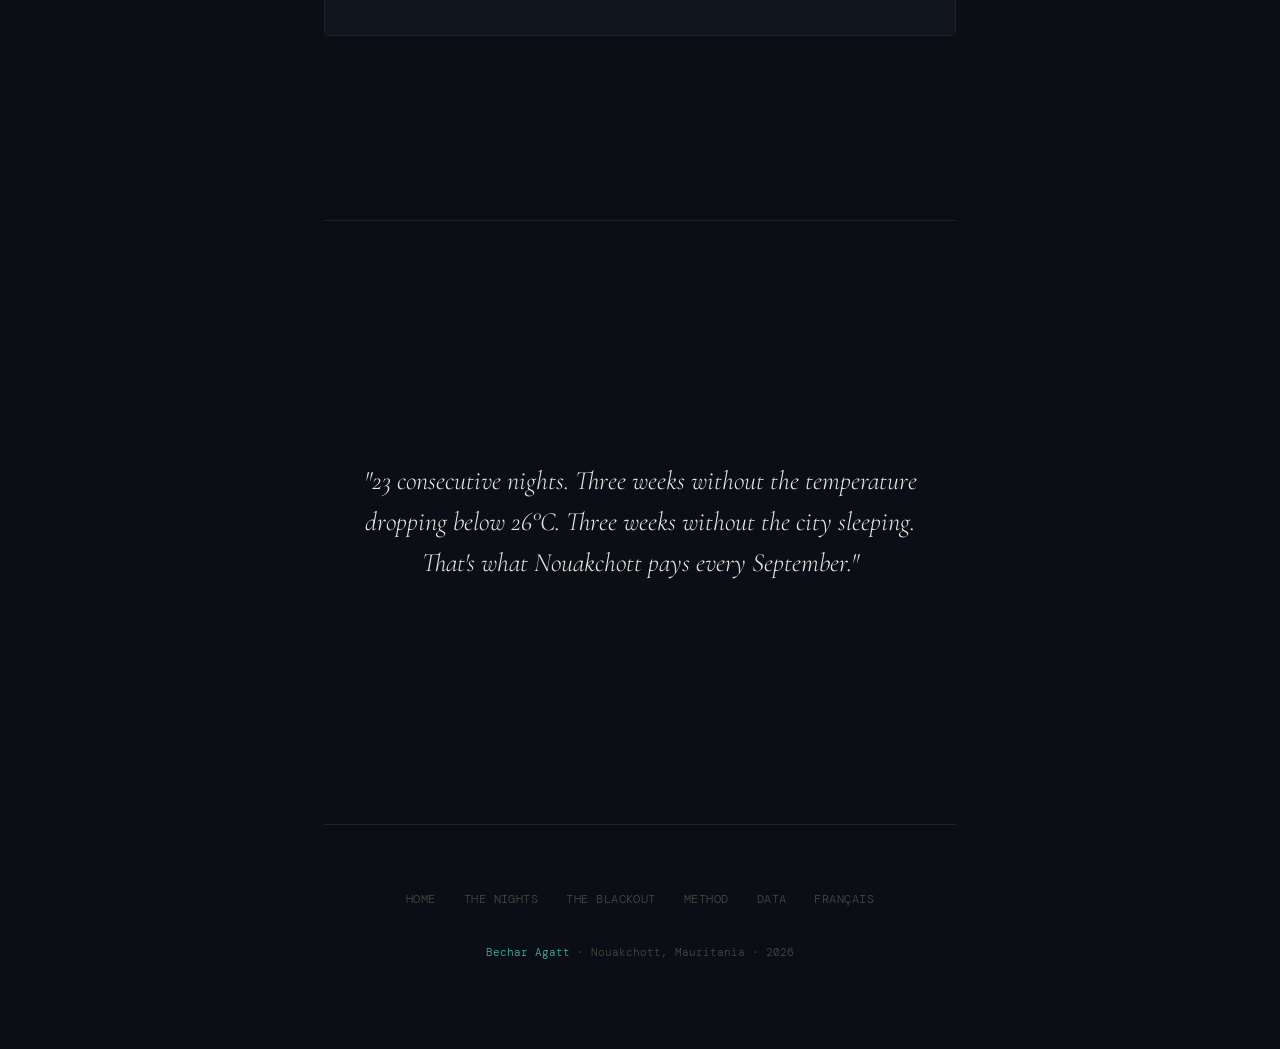
<file: site/en/exodus.html>
<!DOCTYPE html>
<html lang="en">
<head>
    <meta charset="UTF-8">
    <meta name="viewport" content="width=device-width, initial-scale=1.0">
    <title>The Exodus — Sahel Nights</title>
    <meta name="description" content="Every year from late August to October, Nouakchott empties. The vast majority of residents leave one way or another.">
    <link rel="stylesheet" href="../assets/css/style.css">
</head>
<body>

<nav class="nav">
    <div class="nav-inner">
        <a href="index.html" class="nav-brand">Sahel Nights</a>
        <ul class="nav-links">
            <li><a href="nights.html">The Nights</a></li>
            <li><a href="blackout.html">The Blackout</a></li>
            <li><a href="exodus.html" class="active">The Exodus</a></li>
            <li><a href="methodology.html">Method</a></li>
            <li><a href="data.html">Data</a></li>
            <li><a href="../exode.html" class="nav-lang">FR</a></li>
        </ul>
        <button class="nav-toggle" aria-label="Menu">
            <span></span><span></span><span></span>
        </button>
    </div>
</nav>

<main class="wrap">

    <section class="hero section" style="min-height: auto; padding-top: 8rem;">
        <p class="hero-eyebrow fade-up">03 — The Exodus</p>
        <h1 class="fade-up d1">Those who can leave, leave.</h1>
        <p class="hero-sub fade-up d2">
            Every year, when nights become unlivable and the grid can't cope,
            Nouakchott empties. This is not a figure of speech.
        </p>
    </section>

    <section class="section">
        <h2>Four ways out</h2>

        <p>
            Nouakchott's thermal exodus isn't a single event. It's a
            phenomenon with four speeds, four levels of means, four
            different experiences of the same heat.
        </p>

        <h3>Those who go abroad</h3>

        <p>
            The wealthiest families leave the country entirely during the
            worst months. They go to Europe, the Gulf, Morocco, Tunisia —
            anywhere the summer is bearable or the AC is reliable. This is
            extremely common. Some leave in June and don't come back until
            November. Others shuttle back and forth, spending the worst
            weeks abroad and the rest in Nouakchott. Leaving for the summer
            isn't a rare luxury — it's a way of life for a significant
            portion of the city's upper and middle class.
        </p>

        <h3>Those who go to the interior</h3>

        <p>
            Just below them, families who can't afford to leave the country
            go back to their home villages — in Hodh, Assaba, Tagant,
            Guidimakha. The villages are less dense, more ventilated, and
            the key thing: concrete doesn't trap heat there the way it does
            in Nouakchott. The city was built on sand but it's become a mass
            of concrete and sheet metal that absorbs daytime heat and
            releases it all night. The villages don't have that problem.
            Some families combine both — a few weeks abroad during the peak,
            the rest of the time in the village.
        </p>

        <h3>Those who commute every night</h3>

        <p>
            Then there are those who can't leave the country or the city but
            can no longer stand the nights. They make the round trip every
            day. After work, they drive out of Nouakchott — toward the
            Akjoujt road to the north, the Nouadhibou road to the
            northwest, the Route de l'Espoir to the east.
        </p>

        <p>
            They sleep in <strong><em>legzer</em></strong> (singular:
            <em>gazra</em>) — minimal roadside structures. Sometimes a
            tent-shaped cement building, sometimes just a few poles, a sheet
            metal roof, and covers on the sides. These aren't permanent
            homes. They're sleeping places — structures built for one
            purpose: staying cool at night.
        </p>

        <p>
            Nouakchott's concrete radiates the heat it stored during the
            day. The legzer are open to the wind, isolated from the urban
            fabric, sitting on sand that cools fast. In the morning,
            everyone drives back to work. It's a <strong>nightly
            evacuation</strong> — a daily commute imposed by heat.
        </p>

        <h3>Those who stay</h3>

        <p>
            And then there are those who stay. Some have no choice — their
            work holds them and no one can replace them. Others simply have
            nowhere to go — no home village, no family in the interior, not
            the means to get even as far as the legzer on the outskirts.
            They take the nights as they come, in dense neighborhoods where
            heat is trapped and AC either doesn't exist or doesn't work
            because the power is out.
        </p>

        <p>
            The thing to understand is that the <strong>vast majority</strong>
            of Nouakchott's residents leave the city one way or another
            during the hottest months. Abroad, to the interior, to the
            legzer — the destinations vary by means, but the movement is
            the same. The city empties. This isn't marginal. It's how
            Nouakchott works in summer.
        </p>
    </section>

    <section class="section">
        <h2>The exodus window</h2>

        <p>
            The temperature data lets us pinpoint exactly when nighttime
            thermal pressure peaks. The five longest consecutive hot-night
            streaks since 2019 all start between late August and early
            October:
        </p>

        <div class="stat-row">
            <div class="stat-card">
                <div class="val">23</div>
                <div class="desc">nights · sept 2019</div>
            </div>
            <div class="stat-card">
                <div class="val">20</div>
                <div class="desc">nights · sept 2025</div>
            </div>
            <div class="stat-card">
                <div class="val">19</div>
                <div class="desc">nights · sept 2020</div>
            </div>
            <div class="stat-card">
                <div class="val">16</div>
                <div class="desc">nights · aug 2021</div>
            </div>
            <div class="stat-card">
                <div class="val">15</div>
                <div class="desc">nights · aug 2023</div>
            </div>
        </div>

        <p>
            Not a coincidence. A structural pattern that repeats every year
            without exception. The August–October window is when the city
            hits its thermal ceiling. It's when the legzer fill up, the bush
            taxis to the interior are packed, and the residential
            neighborhoods empty out.
        </p>

        <div class="chart-wrap">
            <img src="../assets/charts/calendar_heatmap.png"
                 alt="Hot nights calendar 2019–2025"
                 loading="lazy">
            <p class="chart-caption">
                Nouakchott, 2019–2025. Threshold: nighttime minimum > 26°C.
            </p>
        </div>
    </section>

    <section class="section">
        <h2>2025: the worst year</h2>

        <p>
            The average over 2019–2025 is about 60 hot nights per year. Some
            years come in under — 42 in 2024, 50 in 2022. Others run high
            — 72 in 2020, 71 in 2023. But 2025 is different:
            <strong>83 hot nights</strong> above 26°C, the worst year since
            we started measuring.
        </p>

        <p>
            Six years of data isn't enough to claim a climate trend. We
            don't. What we say is that the variability is real, it's
            significant, and the worst years impose a pressure on the city
            that its infrastructure — electrical, urban, social — was not
            built to absorb.
        </p>

        <div class="chart-wrap">
            <img src="../assets/charts/yearly_trend.png"
                 alt="Hot nights per year 2019–2025"
                 loading="lazy">
            <p class="chart-caption">
                Nouakchott, 2019–2025. Threshold: nighttime minimum > 26°C.
            </p>
        </div>
    </section>

    <section class="section">
        <div class="pullquote">
            <blockquote>
                "23 consecutive nights. Three weeks without the temperature
                dropping below 26°C. Three weeks without the city sleeping.
                That's what Nouakchott pays every September."
            </blockquote>
        </div>
    </section>

    <footer class="footer">
        <div class="footer-links">
            <a href="index.html">Home</a>
            <a href="nights.html">The Nights</a>
            <a href="blackout.html">The Blackout</a>
            <a href="methodology.html">Method</a>
            <a href="data.html">Data</a>
            <a href="../exode.html">Français</a>
        </div>
        <p class="footer-credit">
            <a href="https://github.com/agattbechar">Bechar Agatt</a>
            · Nouakchott, Mauritania · 2026
        </p>
    </footer>
</main>

<script>
document.querySelector('.nav-toggle')?.addEventListener('click', function() {
    this.classList.toggle('active');
    document.querySelector('.nav-links').classList.toggle('open');
});
</script>

</body>
</html>
</file>
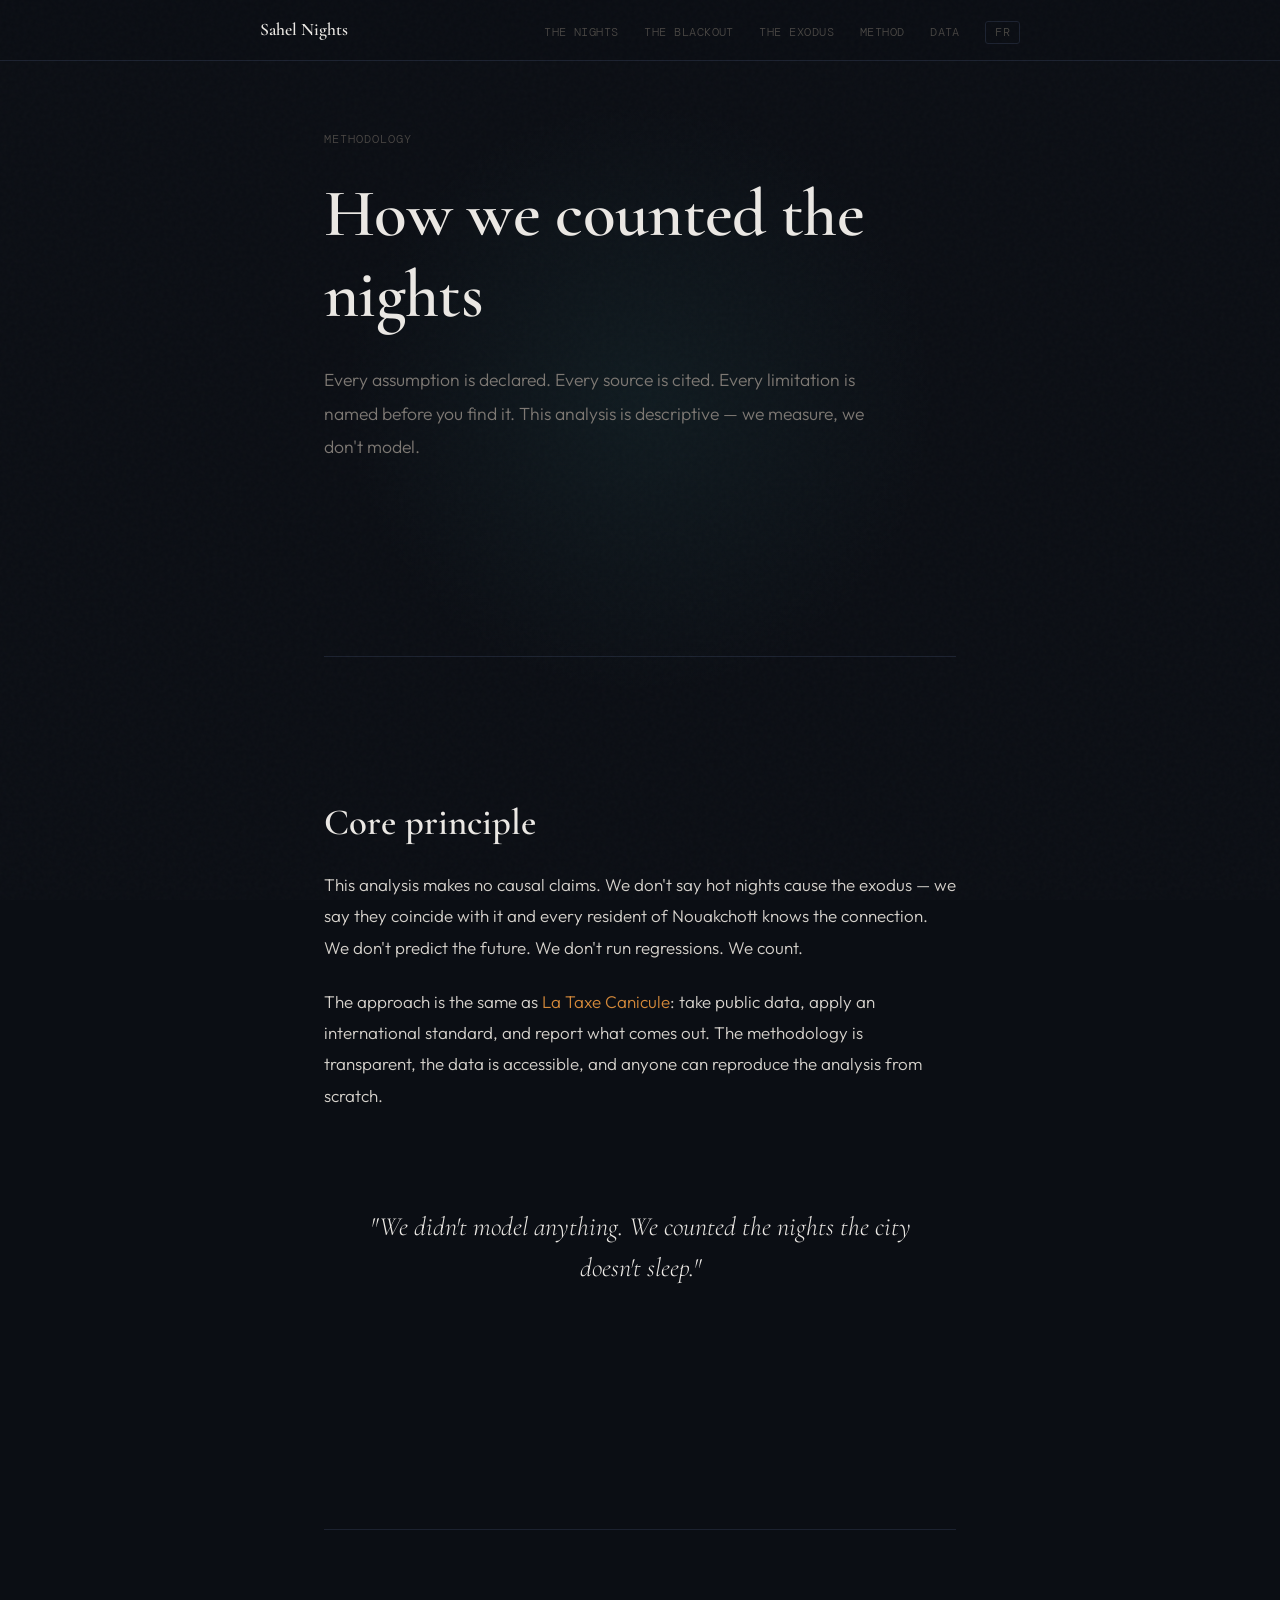
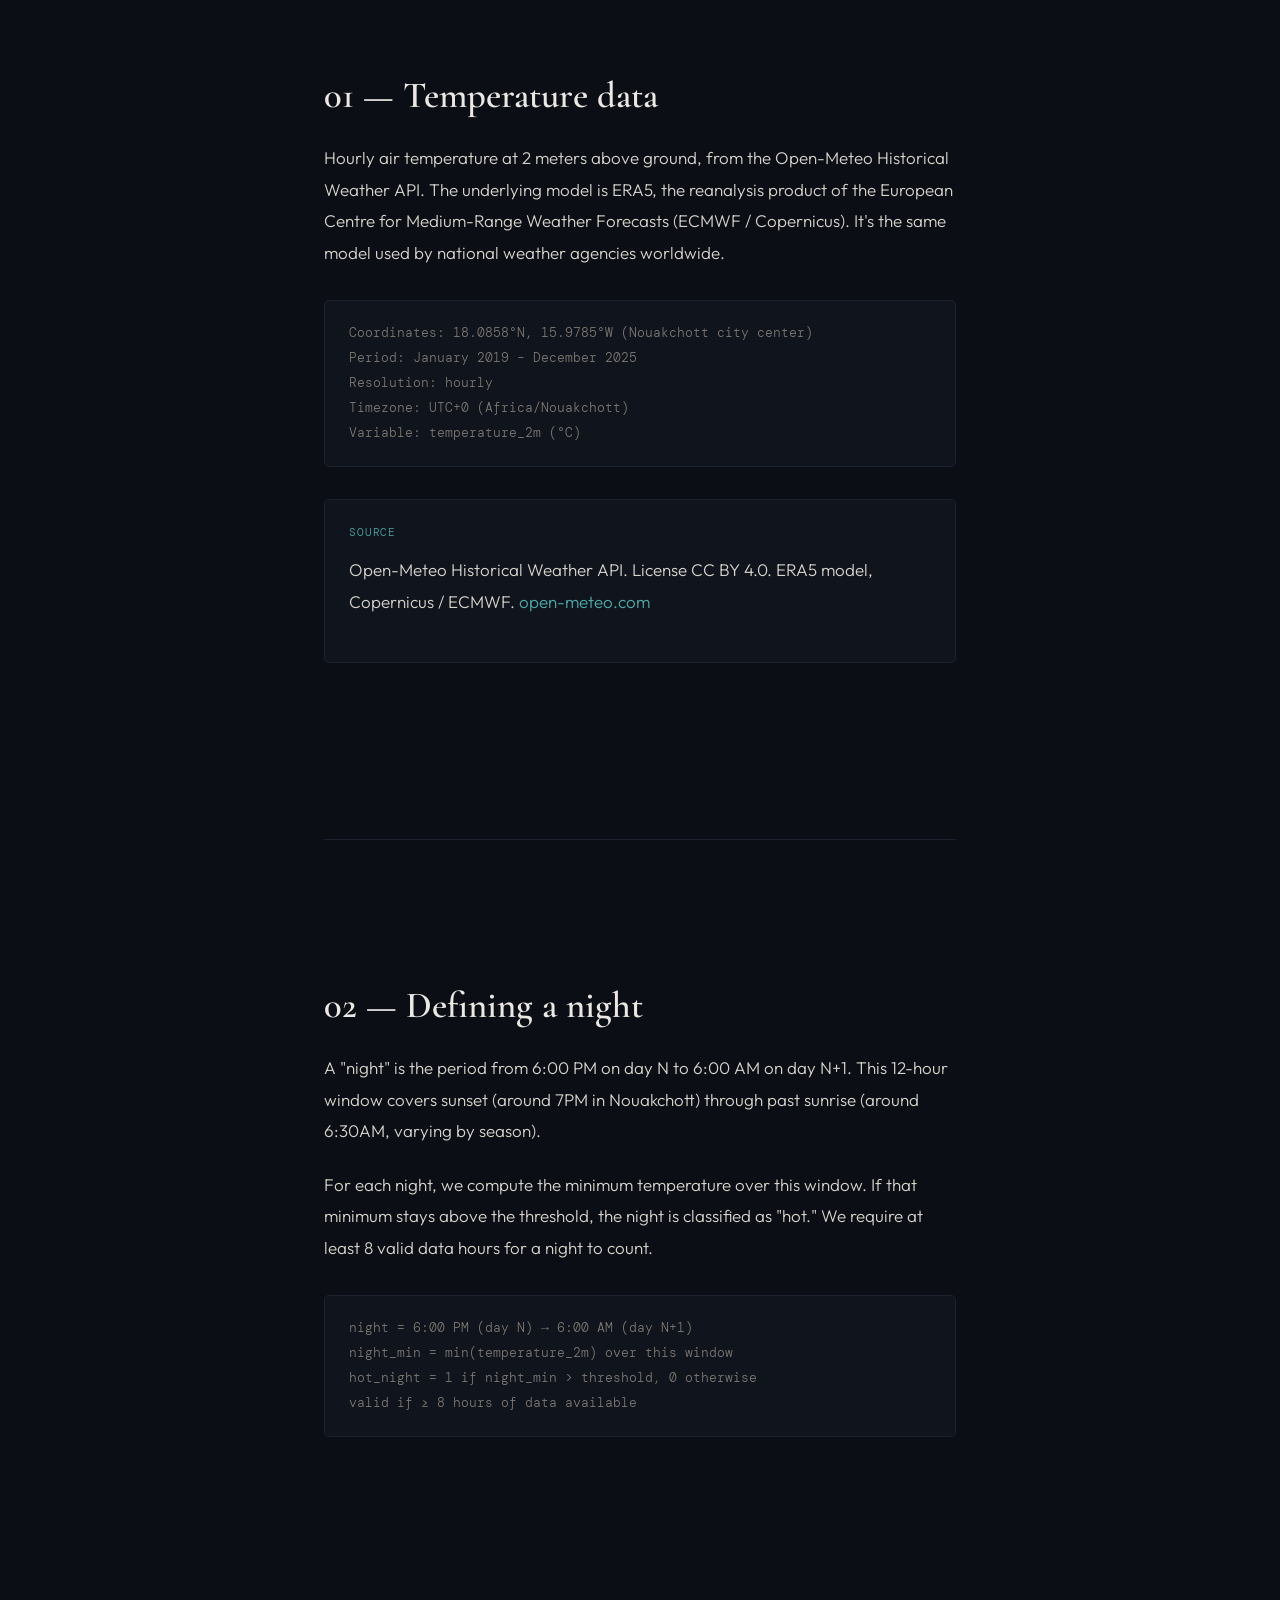
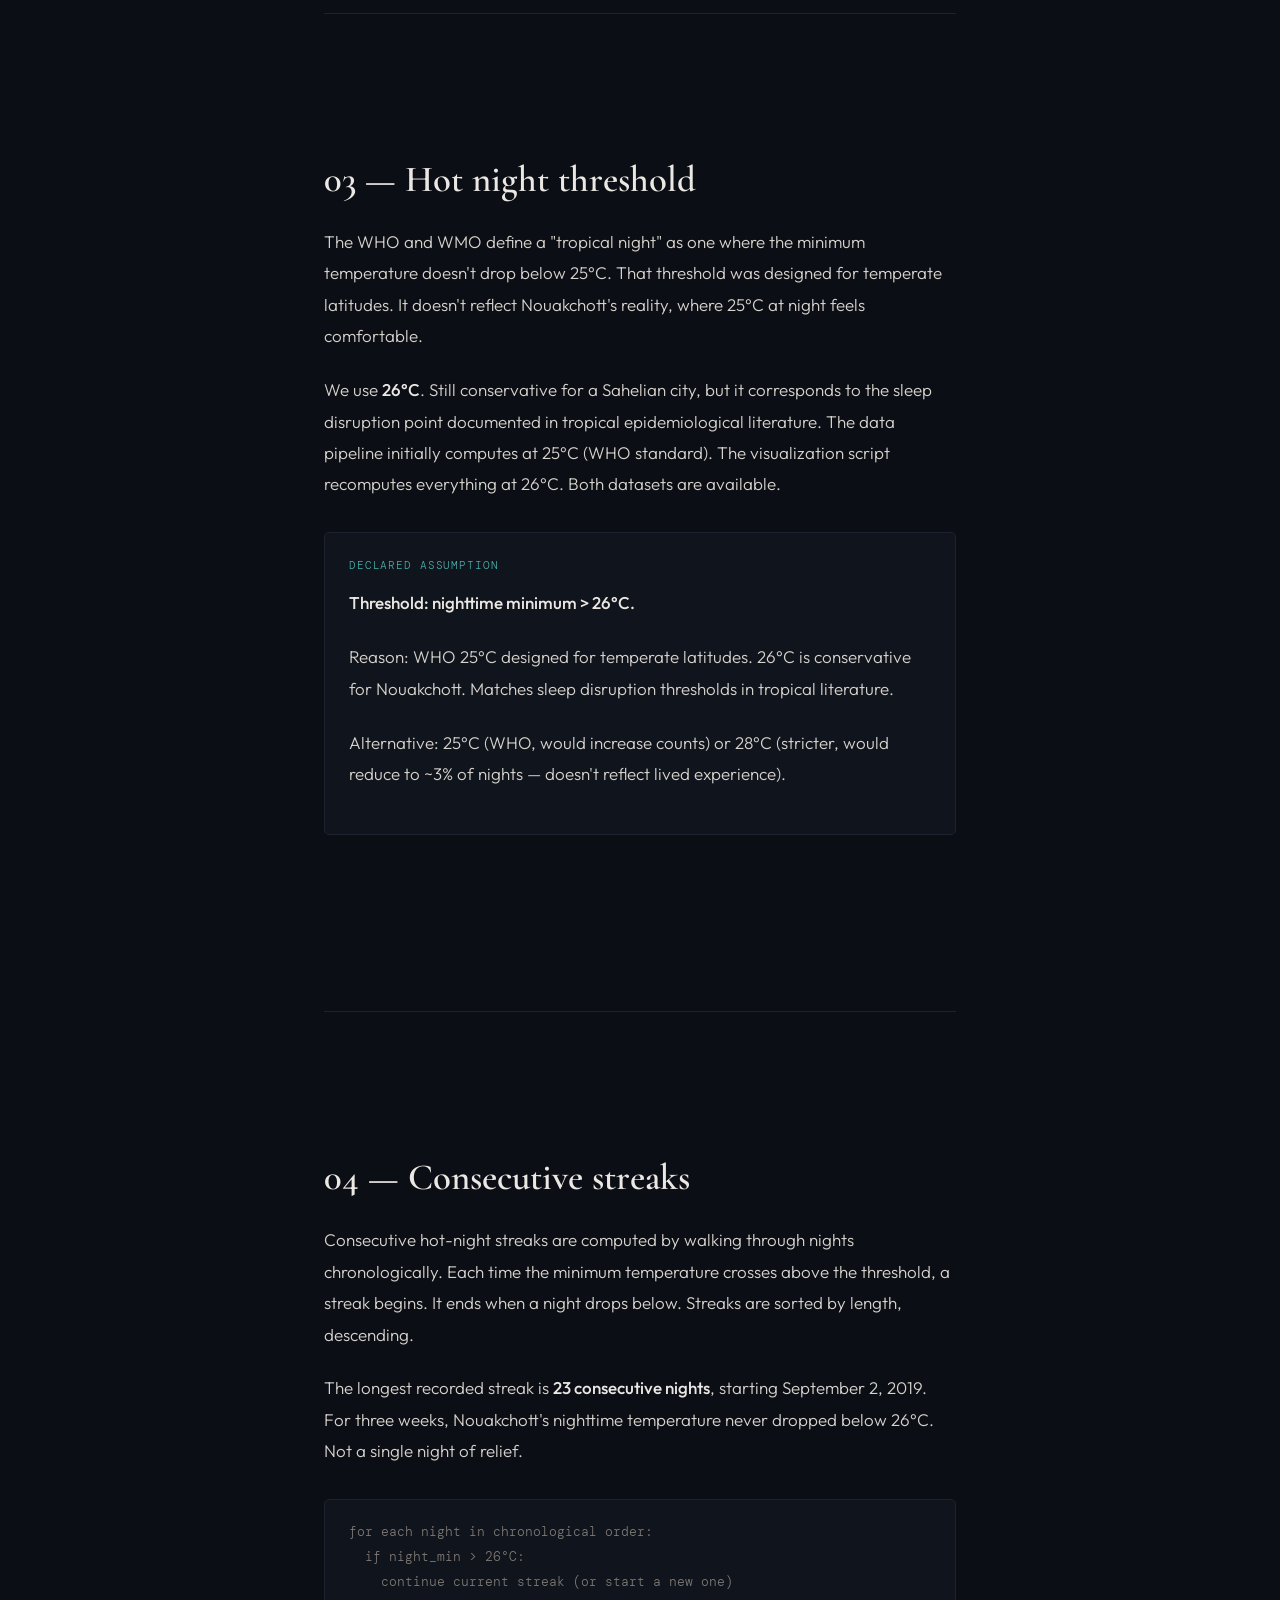
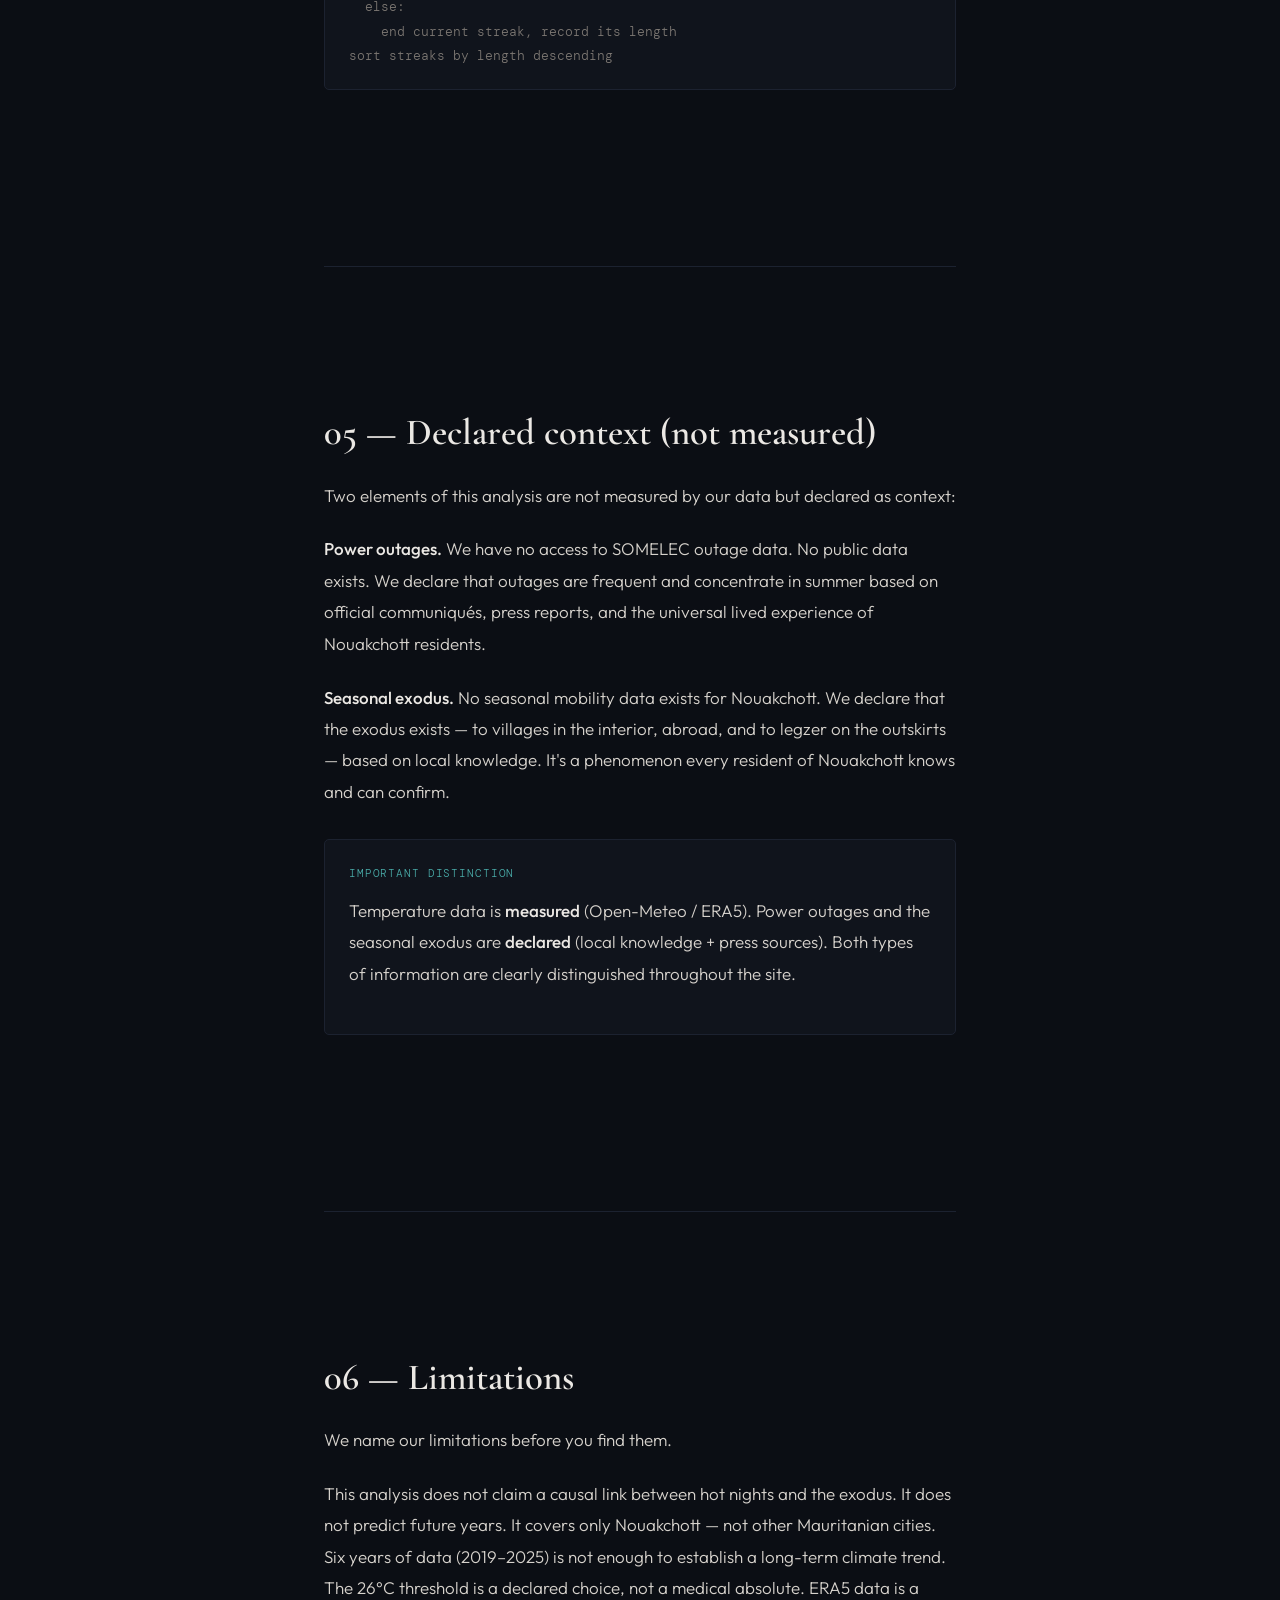
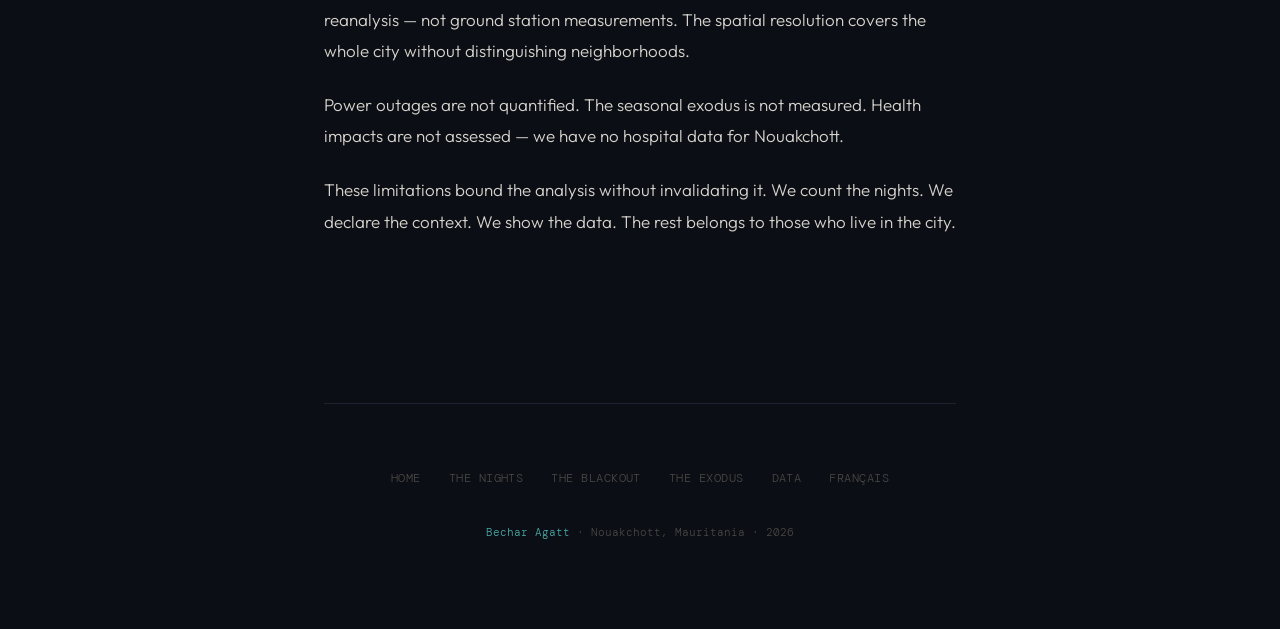
<file: site/en/methodology.html>
<!DOCTYPE html>
<html lang="en">
<head>
    <meta charset="UTF-8">
    <meta name="viewport" content="width=device-width, initial-scale=1.0">
    <title>Methodology — Sahel Nights</title>
    <meta name="description" content="Every assumption declared. Every source cited. Every limitation named before you find it.">
    <link rel="stylesheet" href="../assets/css/style.css">
</head>
<body>

<nav class="nav">
    <div class="nav-inner">
        <a href="index.html" class="nav-brand">Sahel Nights</a>
        <ul class="nav-links">
            <li><a href="nights.html">The Nights</a></li>
            <li><a href="blackout.html">The Blackout</a></li>
            <li><a href="exodus.html">The Exodus</a></li>
            <li><a href="methodology.html" class="active">Method</a></li>
            <li><a href="data.html">Data</a></li>
            <li><a href="../methodology.html" class="nav-lang">FR</a></li>
        </ul>
        <button class="nav-toggle" aria-label="Menu">
            <span></span><span></span><span></span>
        </button>
    </div>
</nav>

<main class="wrap">

    <section class="hero section" style="min-height: auto; padding-top: 8rem;">
        <p class="hero-eyebrow fade-up">Methodology</p>
        <h1 class="fade-up d1">How we counted the nights</h1>
        <p class="hero-sub fade-up d2">
            Every assumption is declared. Every source is cited. Every
            limitation is named before you find it. This analysis is
            descriptive — we measure, we don't model.
        </p>
    </section>

    <section class="section">
        <h2>Core principle</h2>

        <p>
            This analysis makes no causal claims. We don't say hot nights
            cause the exodus — we say they coincide with it and every
            resident of Nouakchott knows the connection. We don't predict
            the future. We don't run regressions. We count.
        </p>

        <p>
            The approach is the same as
            <a href="https://mauritan.site/en/methodology.html" target="_blank" class="amber">La Taxe Canicule</a>:
            take public data, apply an international standard, and report
            what comes out. The methodology is transparent, the data is
            accessible, and anyone can reproduce the analysis from scratch.
        </p>

        <div class="pullquote">
            <blockquote>
                "We didn't model anything. We counted the nights the city
                doesn't sleep."
            </blockquote>
        </div>
    </section>

    <section class="section">
        <h2>01 — Temperature data</h2>

        <p>
            Hourly air temperature at 2 meters above ground, from the
            Open-Meteo Historical Weather API. The underlying model is ERA5,
            the reanalysis product of the European Centre for Medium-Range
            Weather Forecasts (ECMWF / Copernicus). It's the same model
            used by national weather agencies worldwide.
        </p>

        <div class="formula">Coordinates: 18.0858°N, 15.9785°W (Nouakchott city center)
Period: January 2019 – December 2025
Resolution: hourly
Timezone: UTC+0 (Africa/Nouakchott)
Variable: temperature_2m (°C)</div>

        <div class="assumption">
            <p class="tag">Source</p>
            <p>
                Open-Meteo Historical Weather API. License CC BY 4.0.
                ERA5 model, Copernicus / ECMWF.
                <a href="https://open-meteo.com/en/docs/historical-weather-api" target="_blank">open-meteo.com</a>
            </p>
        </div>
    </section>

    <section class="section">
        <h2>02 — Defining a night</h2>

        <p>
            A "night" is the period from 6:00 PM on day N to 6:00 AM on
            day N+1. This 12-hour window covers sunset (around 7PM in
            Nouakchott) through past sunrise (around 6:30AM, varying by
            season).
        </p>

        <p>
            For each night, we compute the minimum temperature over this
            window. If that minimum stays above the threshold, the night
            is classified as "hot." We require at least 8 valid data hours
            for a night to count.
        </p>

        <div class="formula">night = 6:00 PM (day N) → 6:00 AM (day N+1)
night_min = min(temperature_2m) over this window
hot_night = 1 if night_min > threshold, 0 otherwise
valid if ≥ 8 hours of data available</div>
    </section>

    <section class="section">
        <h2>03 — Hot night threshold</h2>

        <p>
            The WHO and WMO define a "tropical night" as one where the
            minimum temperature doesn't drop below 25°C. That threshold was
            designed for temperate latitudes. It doesn't reflect
            Nouakchott's reality, where 25°C at night feels comfortable.
        </p>

        <p>
            We use <strong>26°C</strong>. Still conservative for a Sahelian
            city, but it corresponds to the sleep disruption point documented
            in tropical epidemiological literature. The data pipeline
            initially computes at 25°C (WHO standard). The visualization
            script recomputes everything at 26°C. Both datasets are
            available.
        </p>

        <div class="assumption">
            <p class="tag">Declared assumption</p>
            <p>
                <strong>Threshold: nighttime minimum > 26°C.</strong>
            </p>
            <p>
                Reason: WHO 25°C designed for temperate latitudes. 26°C is
                conservative for Nouakchott. Matches sleep disruption
                thresholds in tropical literature.
            </p>
            <p>
                Alternative: 25°C (WHO, would increase counts) or 28°C
                (stricter, would reduce to ~3% of nights — doesn't reflect
                lived experience).
            </p>
        </div>
    </section>

    <section class="section">
        <h2>04 — Consecutive streaks</h2>

        <p>
            Consecutive hot-night streaks are computed by walking through
            nights chronologically. Each time the minimum temperature
            crosses above the threshold, a streak begins. It ends when a
            night drops below. Streaks are sorted by length, descending.
        </p>

        <p>
            The longest recorded streak is <strong>23 consecutive
            nights</strong>, starting September 2, 2019. For three weeks,
            Nouakchott's nighttime temperature never dropped below 26°C.
            Not a single night of relief.
        </p>

        <div class="formula">for each night in chronological order:
  if night_min > 26°C:
    continue current streak (or start a new one)
  else:
    end current streak, record its length
sort streaks by length descending</div>
    </section>

    <section class="section">
        <h2>05 — Declared context (not measured)</h2>

        <p>
            Two elements of this analysis are not measured by our data but
            declared as context:
        </p>

        <p>
            <strong>Power outages.</strong> We have no access to SOMELEC
            outage data. No public data exists. We declare that outages are
            frequent and concentrate in summer based on official
            communiqués, press reports, and the universal lived experience
            of Nouakchott residents.
        </p>

        <p>
            <strong>Seasonal exodus.</strong> No seasonal mobility data
            exists for Nouakchott. We declare that the exodus exists — to
            villages in the interior, abroad, and to legzer on the
            outskirts — based on local knowledge. It's a phenomenon every
            resident of Nouakchott knows and can confirm.
        </p>

        <div class="assumption">
            <p class="tag">Important distinction</p>
            <p>
                Temperature data is <strong>measured</strong> (Open-Meteo /
                ERA5). Power outages and the seasonal exodus are
                <strong>declared</strong> (local knowledge + press sources).
                Both types of information are clearly distinguished
                throughout the site.
            </p>
        </div>
    </section>

    <section class="section">
        <h2>06 — Limitations</h2>

        <p>
            We name our limitations before you find them.
        </p>

        <p>
            This analysis does not claim a causal link between hot nights
            and the exodus. It does not predict future years. It covers
            only Nouakchott — not other Mauritanian cities. Six years of
            data (2019–2025) is not enough to establish a long-term climate
            trend. The 26°C threshold is a declared choice, not a medical
            absolute. ERA5 data is a reanalysis — not ground station
            measurements. The spatial resolution covers the whole city
            without distinguishing neighborhoods.
        </p>

        <p>
            Power outages are not quantified. The seasonal exodus is not
            measured. Health impacts are not assessed — we have no hospital
            data for Nouakchott.
        </p>

        <p>
            These limitations bound the analysis without invalidating it.
            We count the nights. We declare the context. We show the data.
            The rest belongs to those who live in the city.
        </p>
    </section>

    <footer class="footer">
        <div class="footer-links">
            <a href="index.html">Home</a>
            <a href="nights.html">The Nights</a>
            <a href="blackout.html">The Blackout</a>
            <a href="exodus.html">The Exodus</a>
            <a href="data.html">Data</a>
            <a href="../methodology.html">Français</a>
        </div>
        <p class="footer-credit">
            <a href="https://github.com/agattbechar">Bechar Agatt</a>
            · Nouakchott, Mauritania · 2026
        </p>
    </footer>
</main>

<script>
document.querySelector('.nav-toggle')?.addEventListener('click', function() {
    this.classList.toggle('active');
    document.querySelector('.nav-links').classList.toggle('open');
});
</script>

</body>
</html>
</file>
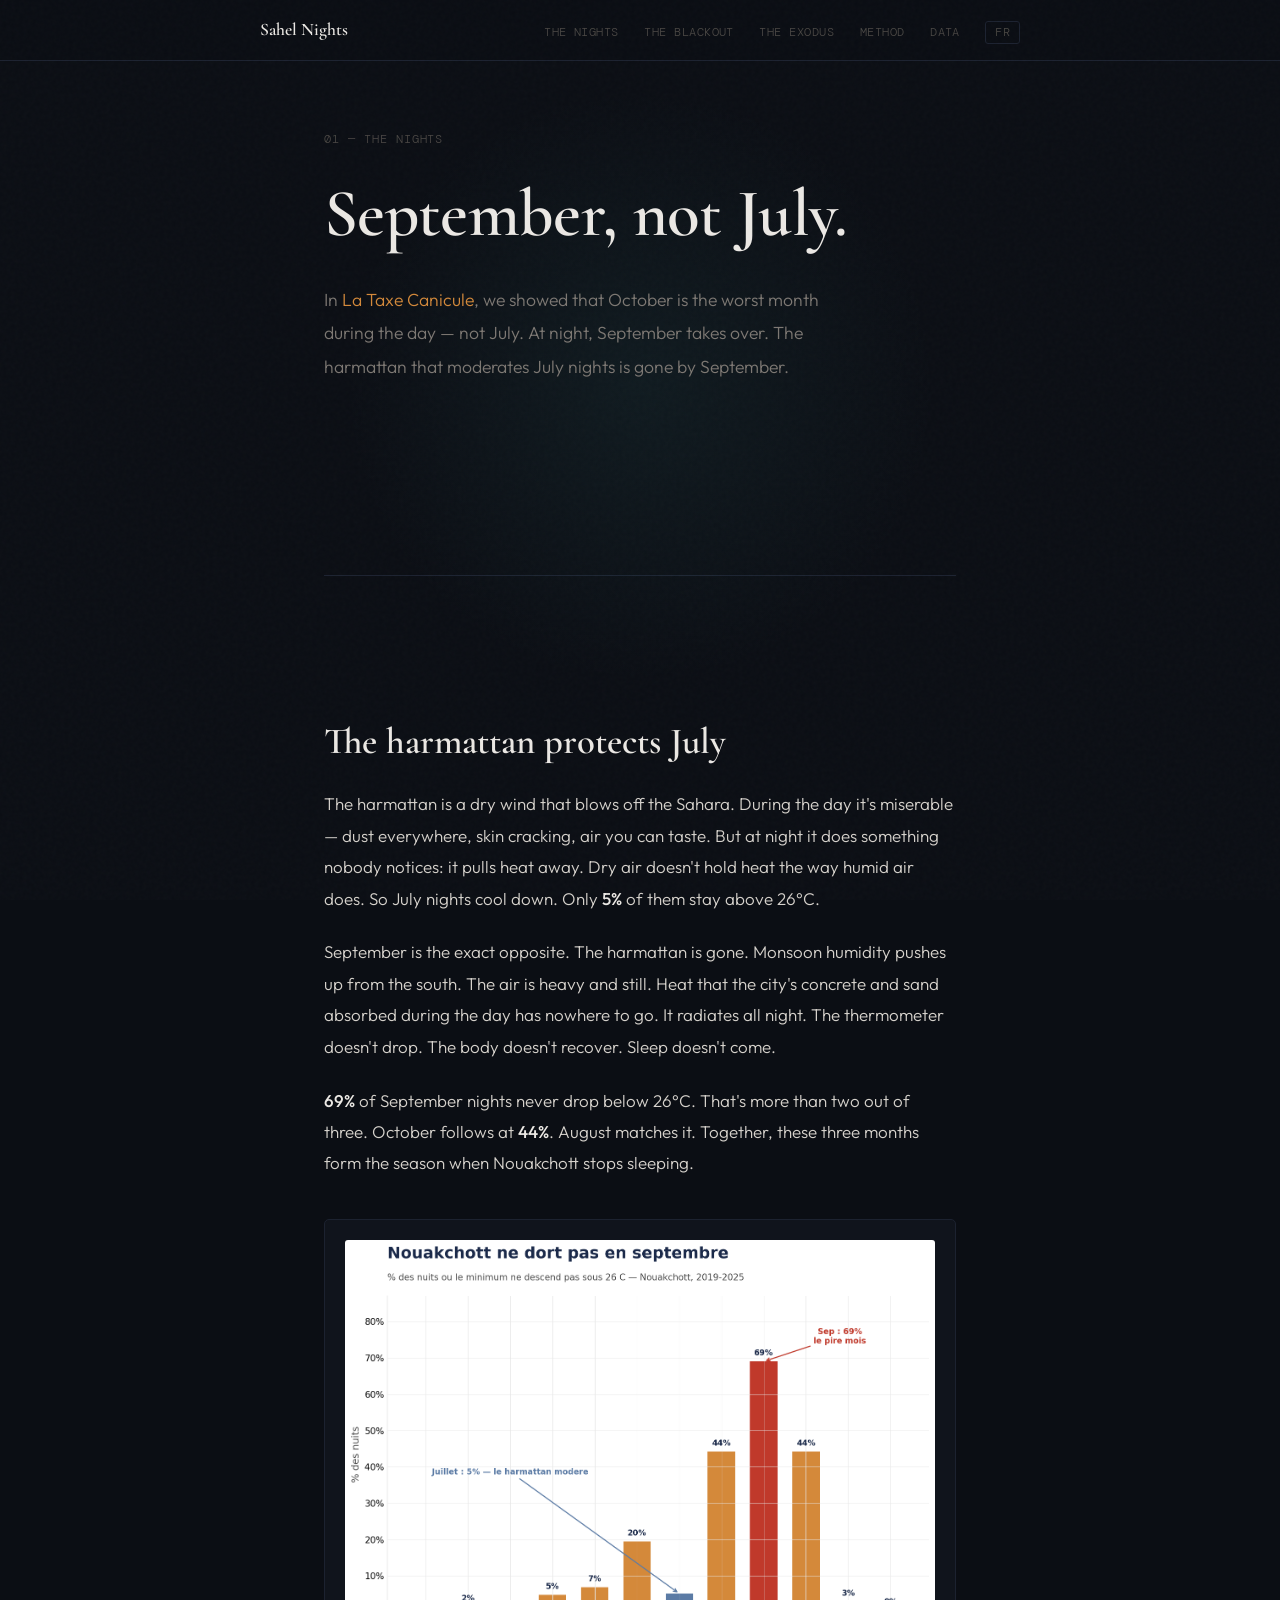
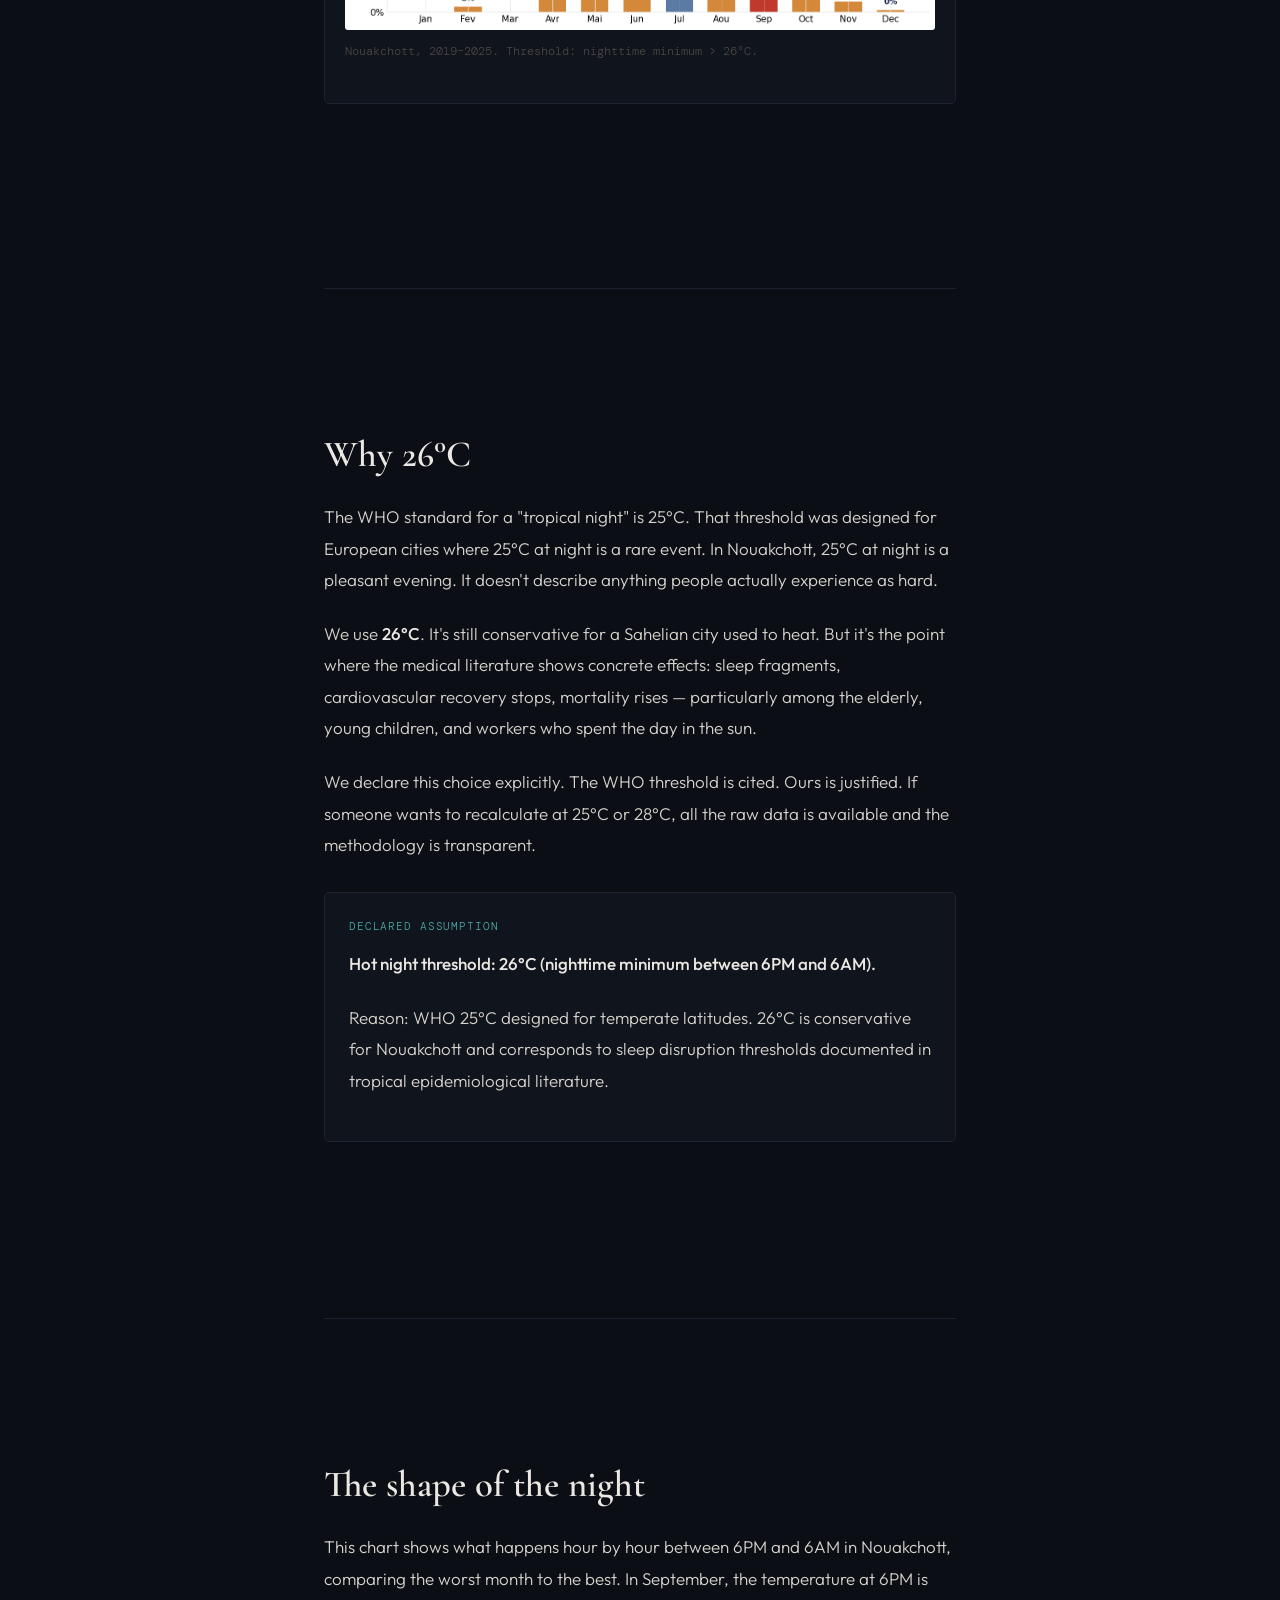
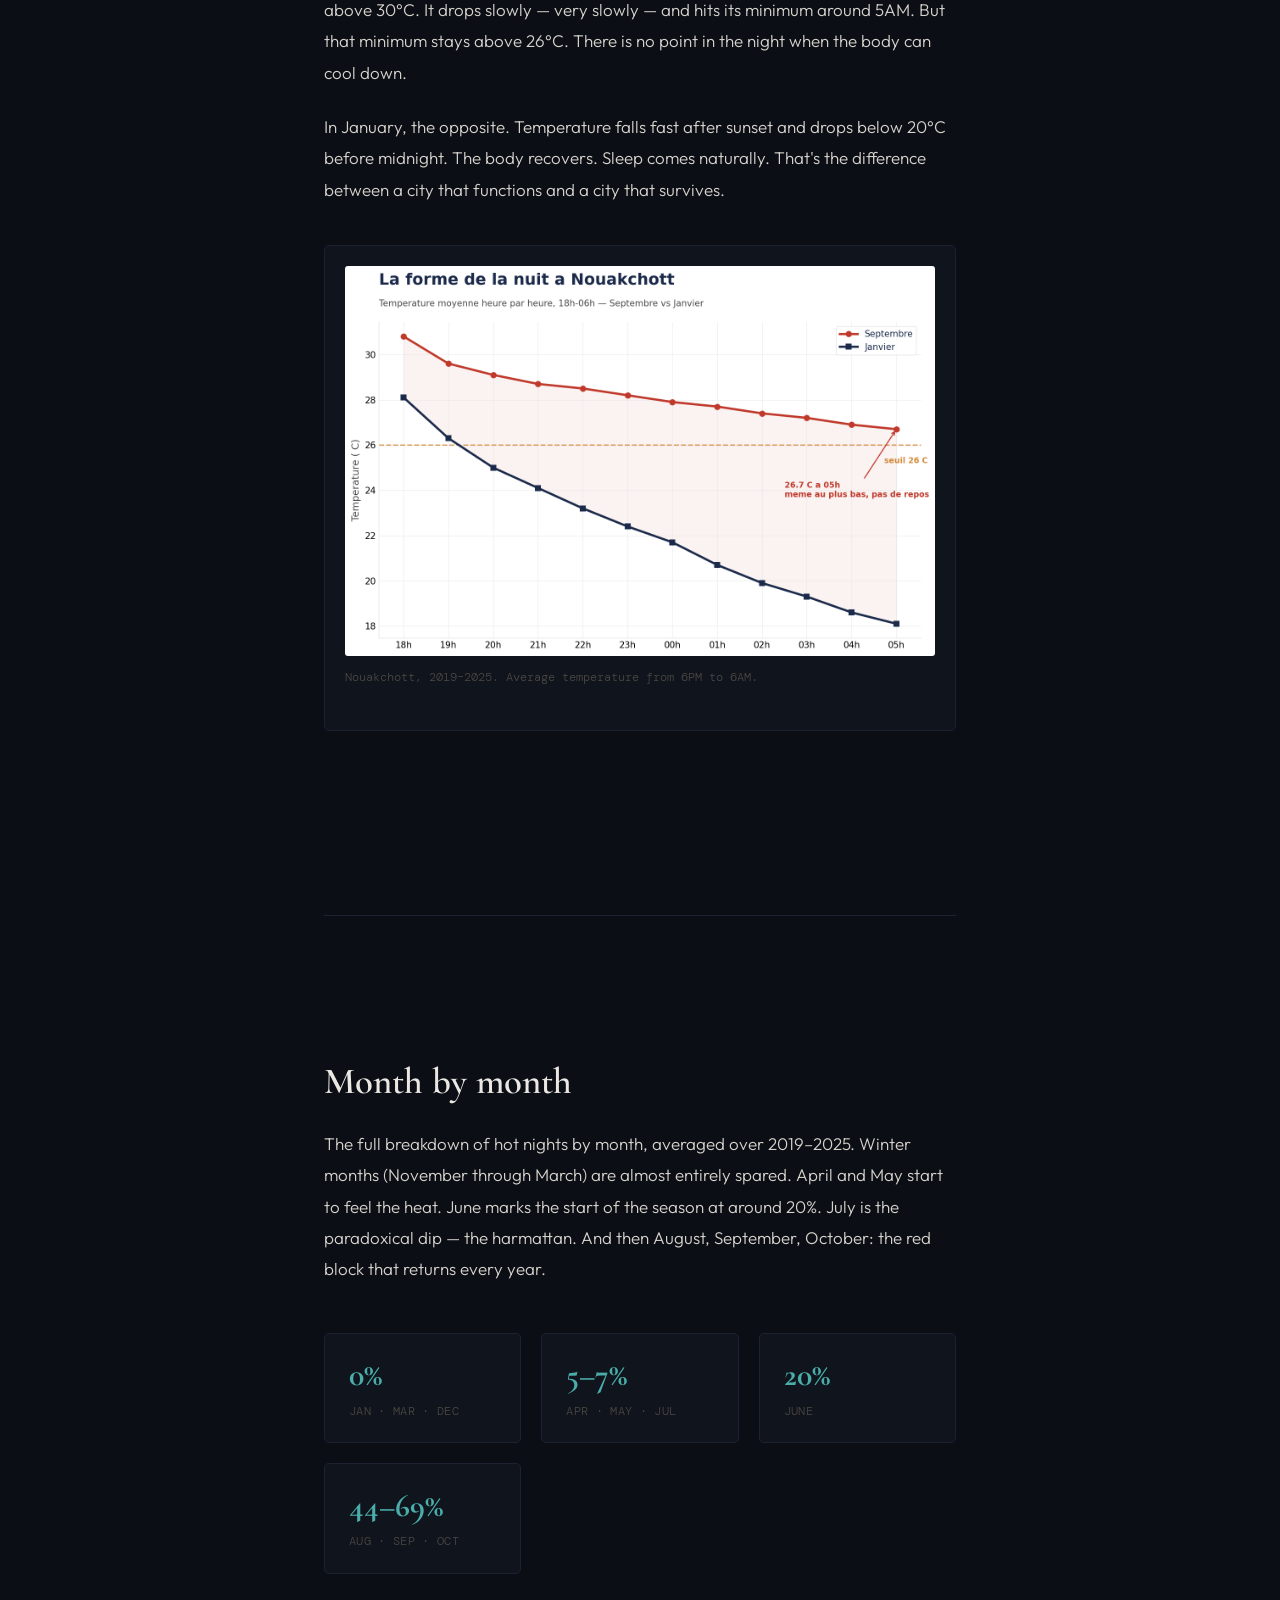
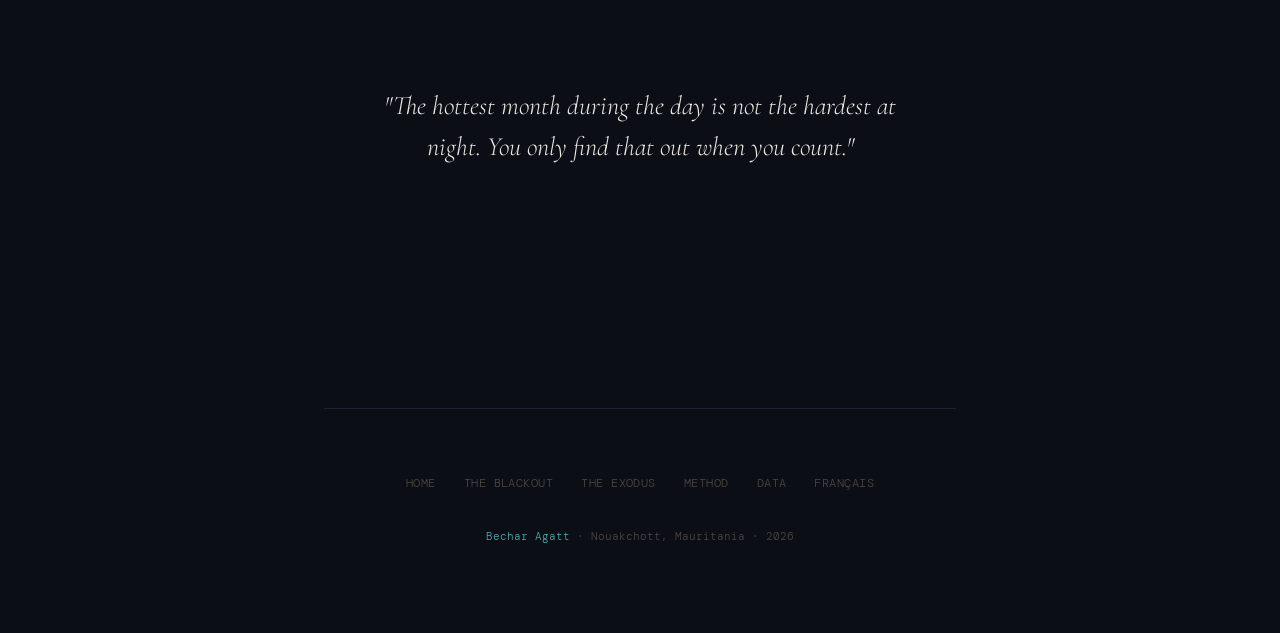
<file: site/en/nights.html>
<!DOCTYPE html>
<html lang="en">
<head>
    <meta charset="UTF-8">
    <meta name="viewport" content="width=device-width, initial-scale=1.0">
    <title>The Nights — Sahel Nights</title>
    <meta name="description" content="69% of September nights in Nouakchott never drop below 26°C. The worst month isn't July.">
    <link rel="stylesheet" href="../assets/css/style.css">
</head>
<body>

<nav class="nav">
    <div class="nav-inner">
        <a href="index.html" class="nav-brand">Sahel Nights</a>
        <ul class="nav-links">
            <li><a href="nights.html" class="active">The Nights</a></li>
            <li><a href="blackout.html">The Blackout</a></li>
            <li><a href="exodus.html">The Exodus</a></li>
            <li><a href="methodology.html">Method</a></li>
            <li><a href="data.html">Data</a></li>
            <li><a href="../nuits.html" class="nav-lang">FR</a></li>
        </ul>
        <button class="nav-toggle" aria-label="Menu">
            <span></span><span></span><span></span>
        </button>
    </div>
</nav>

<main class="wrap">

    <section class="hero section" style="min-height: auto; padding-top: 8rem;">
        <p class="hero-eyebrow fade-up">01 — The Nights</p>
        <h1 class="fade-up d1">September, not July.</h1>
        <p class="hero-sub fade-up d2">
            In <a href="https://mauritan.site" target="_blank" class="amber">La Taxe Canicule</a>,
            we showed that October is the worst month during the day — not
            July. At night, September takes over. The harmattan that
            moderates July nights is gone by September.
        </p>
    </section>

    <section class="section">
        <h2>The harmattan protects July</h2>

        <p>
            The harmattan is a dry wind that blows off the Sahara. During the
            day it's miserable — dust everywhere, skin cracking, air you can
            taste. But at night it does something nobody notices: it pulls
            heat away. Dry air doesn't hold heat the way humid air does. So
            July nights cool down. Only <strong>5%</strong> of them stay
            above 26°C.
        </p>

        <p>
            September is the exact opposite. The harmattan is gone. Monsoon
            humidity pushes up from the south. The air is heavy and still.
            Heat that the city's concrete and sand absorbed during the day
            has nowhere to go. It radiates all night. The thermometer doesn't
            drop. The body doesn't recover. Sleep doesn't come.
        </p>

        <p>
            <strong>69%</strong> of September nights never drop below 26°C.
            That's more than two out of three. October follows at
            <strong>44%</strong>. August matches it. Together, these three
            months form the season when Nouakchott stops sleeping.
        </p>

        <div class="chart-wrap">
            <img src="../assets/charts/monthly_tropical.png"
                 alt="Hot nights by month — Nouakchott 2019–2025"
                 loading="lazy">
            <p class="chart-caption">
                Nouakchott, 2019–2025. Threshold: nighttime minimum > 26°C.
            </p>
        </div>
    </section>

    <section class="section">
        <h2>Why 26°C</h2>

        <p>
            The WHO standard for a "tropical night" is 25°C. That threshold
            was designed for European cities where 25°C at night is a rare
            event. In Nouakchott, 25°C at night is a pleasant evening. It
            doesn't describe anything people actually experience as hard.
        </p>

        <p>
            We use <strong>26°C</strong>. It's still conservative for a
            Sahelian city used to heat. But it's the point where the medical
            literature shows concrete effects: sleep fragments,
            cardiovascular recovery stops, mortality rises — particularly
            among the elderly, young children, and workers who spent the day
            in the sun.
        </p>

        <p>
            We declare this choice explicitly. The WHO threshold is cited.
            Ours is justified. If someone wants to recalculate at 25°C or
            28°C, all the raw data is available and the methodology is
            transparent.
        </p>

        <div class="assumption">
            <p class="tag">Declared assumption</p>
            <p>
                <strong>Hot night threshold: 26°C (nighttime minimum between 6PM and 6AM).</strong>
            </p>
            <p>
                Reason: WHO 25°C designed for temperate latitudes. 26°C is
                conservative for Nouakchott and corresponds to sleep
                disruption thresholds documented in tropical epidemiological
                literature.
            </p>
        </div>
    </section>

    <section class="section">
        <h2>The shape of the night</h2>

        <p>
            This chart shows what happens hour by hour between 6PM and 6AM
            in Nouakchott, comparing the worst month to the best. In
            September, the temperature at 6PM is above 30°C. It drops
            slowly — very slowly — and hits its minimum around 5AM. But that
            minimum stays above 26°C. There is no point in the night when
            the body can cool down.
        </p>

        <p>
            In January, the opposite. Temperature falls fast after sunset and
            drops below 20°C before midnight. The body recovers. Sleep comes
            naturally. That's the difference between a city that functions
            and a city that survives.
        </p>

        <div class="chart-wrap">
            <img src="../assets/charts/night_profile.png"
                 alt="Nighttime temperature profile — worst vs best month"
                 loading="lazy">
            <p class="chart-caption">
                Nouakchott, 2019–2025. Average temperature from 6PM to 6AM.
            </p>
        </div>
    </section>

    <section class="section">
        <h2>Month by month</h2>

        <p>
            The full breakdown of hot nights by month, averaged over
            2019–2025. Winter months (November through March) are almost
            entirely spared. April and May start to feel the heat. June
            marks the start of the season at around 20%. July is the
            paradoxical dip — the harmattan. And then August, September,
            October: the red block that returns every year.
        </p>

        <div class="stat-row">
            <div class="stat-card">
                <div class="val">0%</div>
                <div class="desc">jan · mar · dec</div>
            </div>
            <div class="stat-card">
                <div class="val">5–7%</div>
                <div class="desc">apr · may · jul</div>
            </div>
            <div class="stat-card">
                <div class="val">20%</div>
                <div class="desc">june</div>
            </div>
            <div class="stat-card">
                <div class="val">44–69%</div>
                <div class="desc">aug · sep · oct</div>
            </div>
        </div>

        <div class="pullquote">
            <blockquote>
                "The hottest month during the day is not the hardest at
                night. You only find that out when you count."
            </blockquote>
        </div>
    </section>

    <footer class="footer">
        <div class="footer-links">
            <a href="index.html">Home</a>
            <a href="blackout.html">The Blackout</a>
            <a href="exodus.html">The Exodus</a>
            <a href="methodology.html">Method</a>
            <a href="data.html">Data</a>
            <a href="../nuits.html">Français</a>
        </div>
        <p class="footer-credit">
            <a href="https://github.com/agattbechar">Bechar Agatt</a>
            · Nouakchott, Mauritania · 2026
        </p>
    </footer>
</main>

<script>
document.querySelector('.nav-toggle')?.addEventListener('click', function() {
    this.classList.toggle('active');
    document.querySelector('.nav-links').classList.toggle('open');
});
</script>

</body>
</html>
</file>
<file: site/assets/css/style.css>
/* ═══════════════════════════════════════════════════════════
   Les Nuits du Sahel — Design System
   Sibling to La Taxe Canicule — same bones, different skin.
   Night palette: deep blue-black + teal accent.
   ═══════════════════════════════════════════════════════════ */

@import url('https://fonts.googleapis.com/css2?family=Cormorant+Garamond:ital,wght@0,400;0,600;0,700;1,400&family=Outfit:wght@300;400;500;600&family=DM+Mono:wght@300;400&display=swap');

:root {
    /* Night palette */
    --bg:            #0B0E14;
    --bg-card:       #10141C;
    --bg-card-hover: #151A24;
    --border:        #1C2230;
    --border-light:  #252D3D;

    /* Text — generous contrast */
    --text:          #D6D2CC;
    --text-bright:   #EBE8E4;
    --text-dim:      #7D7873;
    --text-faint:    #4A4744;

    /* Accent — teal/cyan for night identity */
    --accent:        #4AADAA;
    --accent-glow:   rgba(74, 173, 170, 0.08);
    --accent-strong: #5CC4C0;

    /* Danger — for worst-month highlights */
    --red:           #CB4B3A;
    --red-glow:      rgba(203, 75, 58, 0.08);

    /* Fonts — Cormorant stays (family link), body changes */
    --font-display:  'Cormorant Garamond', Georgia, serif;
    --font-body:     'Outfit', -apple-system, sans-serif;
    --font-mono:     'DM Mono', 'Courier New', monospace;

    /* Layout */
    --max-w:         760px;
    --pad:           clamp(1.5rem, 5vw, 4rem);
    --section-space: 9rem;
}

/* ── Reset ────────────────────────────────────────────────── */
*, *::before, *::after { box-sizing: border-box; margin: 0; padding: 0; }
html { scroll-behavior: smooth; -webkit-font-smoothing: antialiased; -moz-osx-font-smoothing: grayscale; }

body {
    font-family: var(--font-body);
    font-size: 17px;
    font-weight: 300;
    line-height: 1.85;
    color: var(--text);
    background: var(--bg);
    overflow-x: hidden;
}

/* Grain — lighter than heat tax */
body::after {
    content: '';
    position: fixed;
    inset: 0;
    background-image: url("data:image/svg+xml,%3Csvg viewBox='0 0 256 256' xmlns='http://www.w3.org/2000/svg'%3E%3Cfilter id='n'%3E%3CfeTurbulence type='fractalNoise' baseFrequency='0.85' numOctaves='4' stitchTiles='stitch'/%3E%3C/filter%3E%3Crect width='256' height='256' filter='url(%23n)' opacity='0.025'/%3E%3C/svg%3E");
    pointer-events: none;
    z-index: 9999;
}

::selection { background: var(--accent); color: var(--bg); }

/* ── Typography ───────────────────────────────────────────── */
h1, h2, h3 {
    font-family: var(--font-display);
    font-weight: 600;
    line-height: 1.2;
    color: var(--text-bright);
}

h1 { font-size: clamp(2.6rem, 6.5vw, 4.2rem); letter-spacing: -0.01em; }
h2 { font-size: clamp(1.5rem, 4vw, 2.3rem); margin-bottom: 1.5rem; }
h3 { font-size: 1.2rem; margin-bottom: 0.75rem; }

p { margin-bottom: 1.4rem; }

a {
    color: var(--accent);
    text-decoration: none;
    transition: opacity 0.2s;
}
a:hover { opacity: 0.8; }
a.amber { color: #D4893A; }
a.amber:hover { opacity: 0.8; }

strong { color: var(--text-bright); font-weight: 500; }

em, .dim { color: var(--text-dim); font-style: italic; }

.mono {
    font-family: var(--font-mono);
    font-size: 0.85em;
    letter-spacing: -0.01em;
}

/* ── Layout ───────────────────────────────────────────────── */
.wrap {
    max-width: var(--max-w);
    margin: 0 auto;
    padding: 0 var(--pad);
}

.section {
    padding: var(--section-space) 0;
}

.section + .section {
    border-top: 1px solid var(--border);
}

/* ── Navigation ───────────────────────────────────────────── */
.nav {
    position: fixed;
    top: 0; left: 0; right: 0;
    z-index: 100;
    padding: 0.85rem var(--pad);
    background: rgba(11, 14, 20, 0.88);
    backdrop-filter: blur(14px);
    -webkit-backdrop-filter: blur(14px);
    border-bottom: 1px solid var(--border);
}

.nav-inner {
    max-width: var(--max-w);
    margin: 0 auto;
    display: flex;
    align-items: center;
    justify-content: space-between;
}

.nav-brand {
    font-family: var(--font-display);
    font-size: 1.1rem;
    font-weight: 600;
    color: var(--text-bright);
}

.nav-links {
    display: flex;
    gap: 1.6rem;
    list-style: none;
    align-items: center;
}

.nav-links a {
    font-family: var(--font-mono);
    font-size: 0.72rem;
    letter-spacing: 0.04em;
    color: var(--text-faint);
    text-transform: uppercase;
    transition: color 0.2s;
}
.nav-links a:hover { color: var(--accent); opacity: 1; }

.nav-lang {
    font-family: var(--font-mono);
    font-size: 0.72rem;
    color: var(--text-faint);
    border: 1px solid var(--border);
    padding: 0.2rem 0.55rem;
    border-radius: 3px;
    transition: border-color 0.2s, color 0.2s;
}
.nav-lang:hover { border-color: var(--accent); color: var(--accent); opacity: 1; }

/* Hamburger */
.nav-toggle {
    display: none;
    background: none; border: none; cursor: pointer; padding: 0.5rem;
}
.nav-toggle span {
    display: block; width: 22px; height: 2px;
    background: var(--text-bright); margin: 5px 0;
    transition: transform 0.3s, opacity 0.3s;
}
.nav-toggle.active span:nth-child(1) { transform: rotate(45deg) translate(5px, 5px); }
.nav-toggle.active span:nth-child(2) { opacity: 0; }
.nav-toggle.active span:nth-child(3) { transform: rotate(-45deg) translate(5px, -5px); }

/* ── Hero ─────────────────────────────────────────────────── */
.hero {
    min-height: 100vh;
    display: flex;
    flex-direction: column;
    justify-content: center;
    padding-top: 5rem;
    position: relative;
}

/* Soft radial glow — teal instead of amber */
.hero::before {
    content: '';
    position: absolute;
    top: 15%;
    left: 50%;
    transform: translateX(-50%);
    width: 600px;
    height: 600px;
    background: radial-gradient(circle, var(--accent-glow) 0%, transparent 70%);
    pointer-events: none;
}

.hero-eyebrow {
    font-family: var(--font-mono);
    font-size: 0.75rem;
    letter-spacing: 0.08em;
    text-transform: uppercase;
    color: var(--text-faint);
    margin-bottom: 1.5rem;
}

.hero h1 { margin-bottom: 1.75rem; position: relative; z-index: 1; }

.hero-sub {
    font-size: 1.1rem;
    font-weight: 300;
    line-height: 1.9;
    color: var(--text-dim);
    max-width: 540px;
    margin-bottom: 3rem;
}

/* Big hero number */
.hero-stat {
    position: relative; z-index: 1;
    margin: 3rem 0;
}

.hero-stat .num {
    font-family: var(--font-display);
    font-size: clamp(5rem, 14vw, 9rem);
    font-weight: 700;
    color: var(--accent);
    line-height: 1;
    letter-spacing: -0.03em;
}

.hero-stat .suffix {
    font-family: var(--font-mono);
    font-size: clamp(0.9rem, 2vw, 1.2rem);
    color: var(--text-faint);
    margin-left: 0.4rem;
}

.hero-stat .caption {
    display: block;
    font-size: 1rem;
    font-weight: 300;
    color: var(--text-dim);
    margin-top: 0.75rem;
    line-height: 1.7;
}

/* ── Stat Row ─────────────────────────────────────────────── */
.stat-row {
    display: grid;
    grid-template-columns: repeat(auto-fit, minmax(170px, 1fr));
    gap: 1.25rem;
    margin: 3rem 0;
}

.stat-card {
    background: var(--bg-card);
    border: 1px solid var(--border);
    border-radius: 5px;
    padding: 1.4rem 1.5rem;
    transition: border-color 0.3s, background 0.3s;
}
.stat-card:hover {
    border-color: var(--border-light);
    background: var(--bg-card-hover);
}

.stat-card .val {
    font-family: var(--font-display);
    font-size: 2rem;
    font-weight: 700;
    color: var(--accent);
    line-height: 1.2;
}

.stat-card .desc {
    font-family: var(--font-mono);
    font-size: 0.72rem;
    color: var(--text-faint);
    margin-top: 0.5rem;
    line-height: 1.5;
    text-transform: uppercase;
    letter-spacing: 0.03em;
}

/* ── Section Headers ──────────────────────────────────────── */
.section-num {
    font-family: var(--font-mono);
    font-size: 0.75rem;
    color: var(--text-faint);
    letter-spacing: 0.06em;
    margin-bottom: 1rem;
}

.section-lead {
    font-size: 1.1rem;
    font-weight: 300;
    color: var(--text);
    margin-bottom: 2rem;
    max-width: 620px;
    line-height: 1.9;
}

/* ── Chart Images ─────────────────────────────────────────── */
.chart-wrap {
    margin: 2.5rem 0;
    background: var(--bg-card);
    border: 1px solid var(--border);
    border-radius: 5px;
    padding: 1.25rem;
}

.chart-wrap img {
    width: 100%;
    height: auto;
    display: block;
    border-radius: 3px;
}

.chart-caption {
    font-family: var(--font-mono);
    font-size: 0.73rem;
    color: var(--text-faint);
    margin-top: 0.75rem;
    line-height: 1.65;
}

/* ── Pullquote ────────────────────────────────────────────── */
.pullquote {
    text-align: center;
    padding: 4rem 0;
    margin: 2rem 0;
}

.pullquote blockquote {
    font-family: var(--font-display);
    font-size: clamp(1.2rem, 3vw, 1.65rem);
    font-style: italic;
    color: var(--text-bright);
    max-width: 560px;
    margin: 0 auto;
    line-height: 1.55;
}

.pullquote .translation {
    font-size: 0.92rem;
    font-style: italic;
    color: var(--text-faint);
    margin-top: 1rem;
}

/* ── Callout ──────────────────────────────────────────────── */
.callout {
    border-left: 3px solid var(--accent);
    padding: 1.25rem 1.5rem;
    margin: 2.5rem 0;
    background: var(--accent-glow);
    border-radius: 0 5px 5px 0;
}

.callout p {
    color: var(--text-bright);
    margin-bottom: 0.75rem;
    font-size: 1.02rem;
    line-height: 1.8;
}
.callout p:last-child { margin-bottom: 0; }

/* ── Assumption & Formula Blocks ──────────────────────────── */
.assumption {
    background: var(--bg-card);
    border: 1px solid var(--border);
    border-radius: 5px;
    padding: 1.4rem 1.5rem;
    margin: 2rem 0;
}

.assumption .tag {
    font-family: var(--font-mono);
    font-size: 0.68rem;
    text-transform: uppercase;
    letter-spacing: 0.08em;
    color: var(--accent);
    margin-bottom: 0.75rem;
}

.formula {
    background: var(--bg-card);
    border: 1px solid var(--border);
    border-radius: 5px;
    padding: 1.25rem 1.5rem;
    margin: 2rem 0;
    font-family: var(--font-mono);
    font-size: 0.82rem;
    line-height: 1.9;
    color: var(--text-dim);
    overflow-x: auto;
    white-space: pre;
}

/* ── Source List ───────────────────────────────────────────── */
.source-list { list-style: none; }

.source-item {
    display: flex;
    align-items: flex-start;
    gap: 1rem;
    padding: 1.25rem 0;
    border-bottom: 1px solid var(--border);
}

.source-badge {
    font-family: var(--font-mono);
    font-size: 0.62rem;
    text-transform: uppercase;
    letter-spacing: 0.06em;
    padding: 0.2rem 0.5rem;
    border-radius: 3px;
    white-space: nowrap;
    flex-shrink: 0;
    margin-top: 0.2rem;
}
.source-badge.open   { color: #5CB77A; border: 1px solid rgba(92,183,122,0.3); }
.source-badge.declared { color: var(--accent); border: 1px solid rgba(74,173,170,0.3); }
.source-badge.official { color: #5B9BD5; border: 1px solid rgba(91,155,213,0.3); }

.source-name { font-weight: 500; color: var(--text-bright); font-size: 0.95rem; }
.source-desc { font-size: 0.83rem; color: var(--text-faint); margin-top: 0.2rem; line-height: 1.6; }

/* ── Companion Link ───────────────────────────────────────── */
.companion {
    display: block;
    padding: 3rem 2rem;
    background: var(--bg-card);
    border: 1px solid var(--border);
    border-radius: 5px;
    margin: 3rem 0;
    transition: border-color 0.3s;
    text-align: center;
}
.companion:hover { border-color: var(--border-light); opacity: 1; }

.companion-icon {
    font-size: 2rem;
    margin-bottom: 1.25rem;
    display: block;
}

.companion-eyebrow {
    font-family: var(--font-mono);
    font-size: 0.68rem;
    text-transform: uppercase;
    letter-spacing: 0.06em;
    color: var(--text-faint);
    margin-bottom: 0.4rem;
}
.companion-title {
    font-family: var(--font-display);
    font-size: 1.4rem;
    font-weight: 600;
    color: var(--accent);
    margin-bottom: 0.75rem;
}
.companion-desc {
    font-size: 0.92rem;
    font-weight: 300;
    color: var(--text-dim);
    margin-top: 0.3rem;
    line-height: 1.75;
    max-width: 420px;
    margin-left: auto;
    margin-right: auto;
}
.companion-link {
    display: inline-block;
    font-family: var(--font-mono);
    font-size: 0.75rem;
    letter-spacing: 0.08em;
    text-transform: uppercase;
    margin-top: 1.25rem;
    color: var(--accent);
}

/* Amber variant for La Taxe Canicule */
.companion.amber { border-color: rgba(212, 137, 58, 0.2); }
.companion.amber:hover { border-color: rgba(212, 137, 58, 0.4); }
.companion.amber .companion-title { color: #D4893A; }
.companion.amber .companion-link { color: #D4893A; }

/* ── Footer ───────────────────────────────────────────────── */
.footer {
    padding: 4rem 0;
    border-top: 1px solid var(--border);
    text-align: center;
}

.footer-links {
    display: flex;
    justify-content: center;
    gap: 1.75rem;
    margin-bottom: 2rem;
    flex-wrap: wrap;
}
.footer-links a {
    font-family: var(--font-mono);
    font-size: 0.72rem;
    color: var(--text-faint);
    text-transform: uppercase;
    letter-spacing: 0.04em;
}
.footer-links a:hover { color: var(--accent); opacity: 1; }

.footer-credit {
    font-family: var(--font-mono);
    font-size: 0.68rem;
    color: var(--text-faint);
    line-height: 1.9;
}

/* ── Animations ───────────────────────────────────────────── */
@keyframes fadeUp {
    from { opacity: 0; transform: translateY(20px); }
    to   { opacity: 1; transform: translateY(0); }
}
.fade-up { opacity: 0; animation: fadeUp 0.6s ease forwards; }
.d1 { animation-delay: 0.1s; }
.d2 { animation-delay: 0.2s; }
.d3 { animation-delay: 0.3s; }
.d4 { animation-delay: 0.4s; }
.d5 { animation-delay: 0.5s; }

/* ── Responsive ───────────────────────────────────────────── */
@media (max-width: 768px) {
    :root { --section-space: 6rem; }
    body { font-size: 16px; }

    .nav-links { display: none; }
    .nav-toggle { display: block; }

    .nav-links.open {
        display: flex; flex-direction: column;
        position: absolute; top: 100%; left: 0; right: 0;
        background: var(--bg-card);
        border-bottom: 1px solid var(--border);
        padding: 1.25rem var(--pad);
        gap: 1.1rem;
    }

    .stat-row { grid-template-columns: 1fr 1fr; }
    .hero-stat .num { font-size: clamp(4rem, 16vw, 7rem); }
}

@media (max-width: 420px) {
    .stat-row { grid-template-columns: 1fr; }
}
</file>
